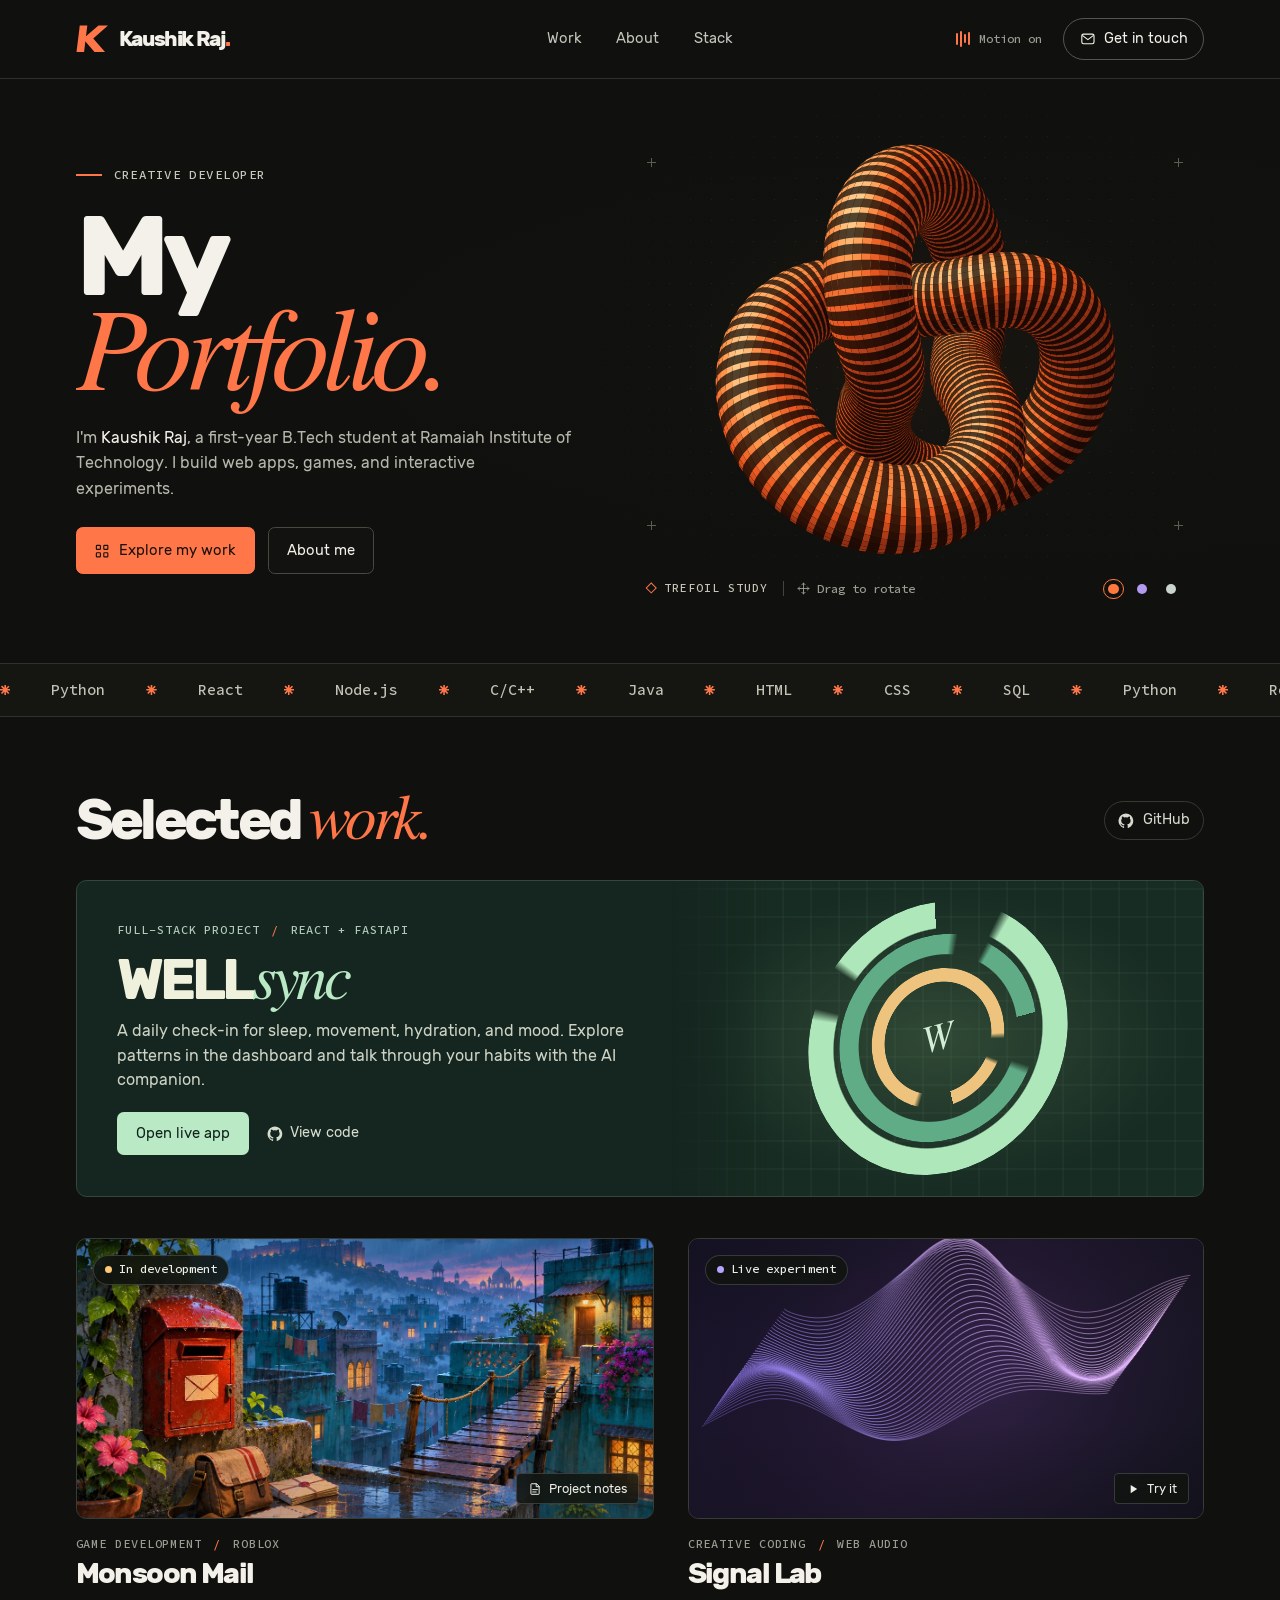
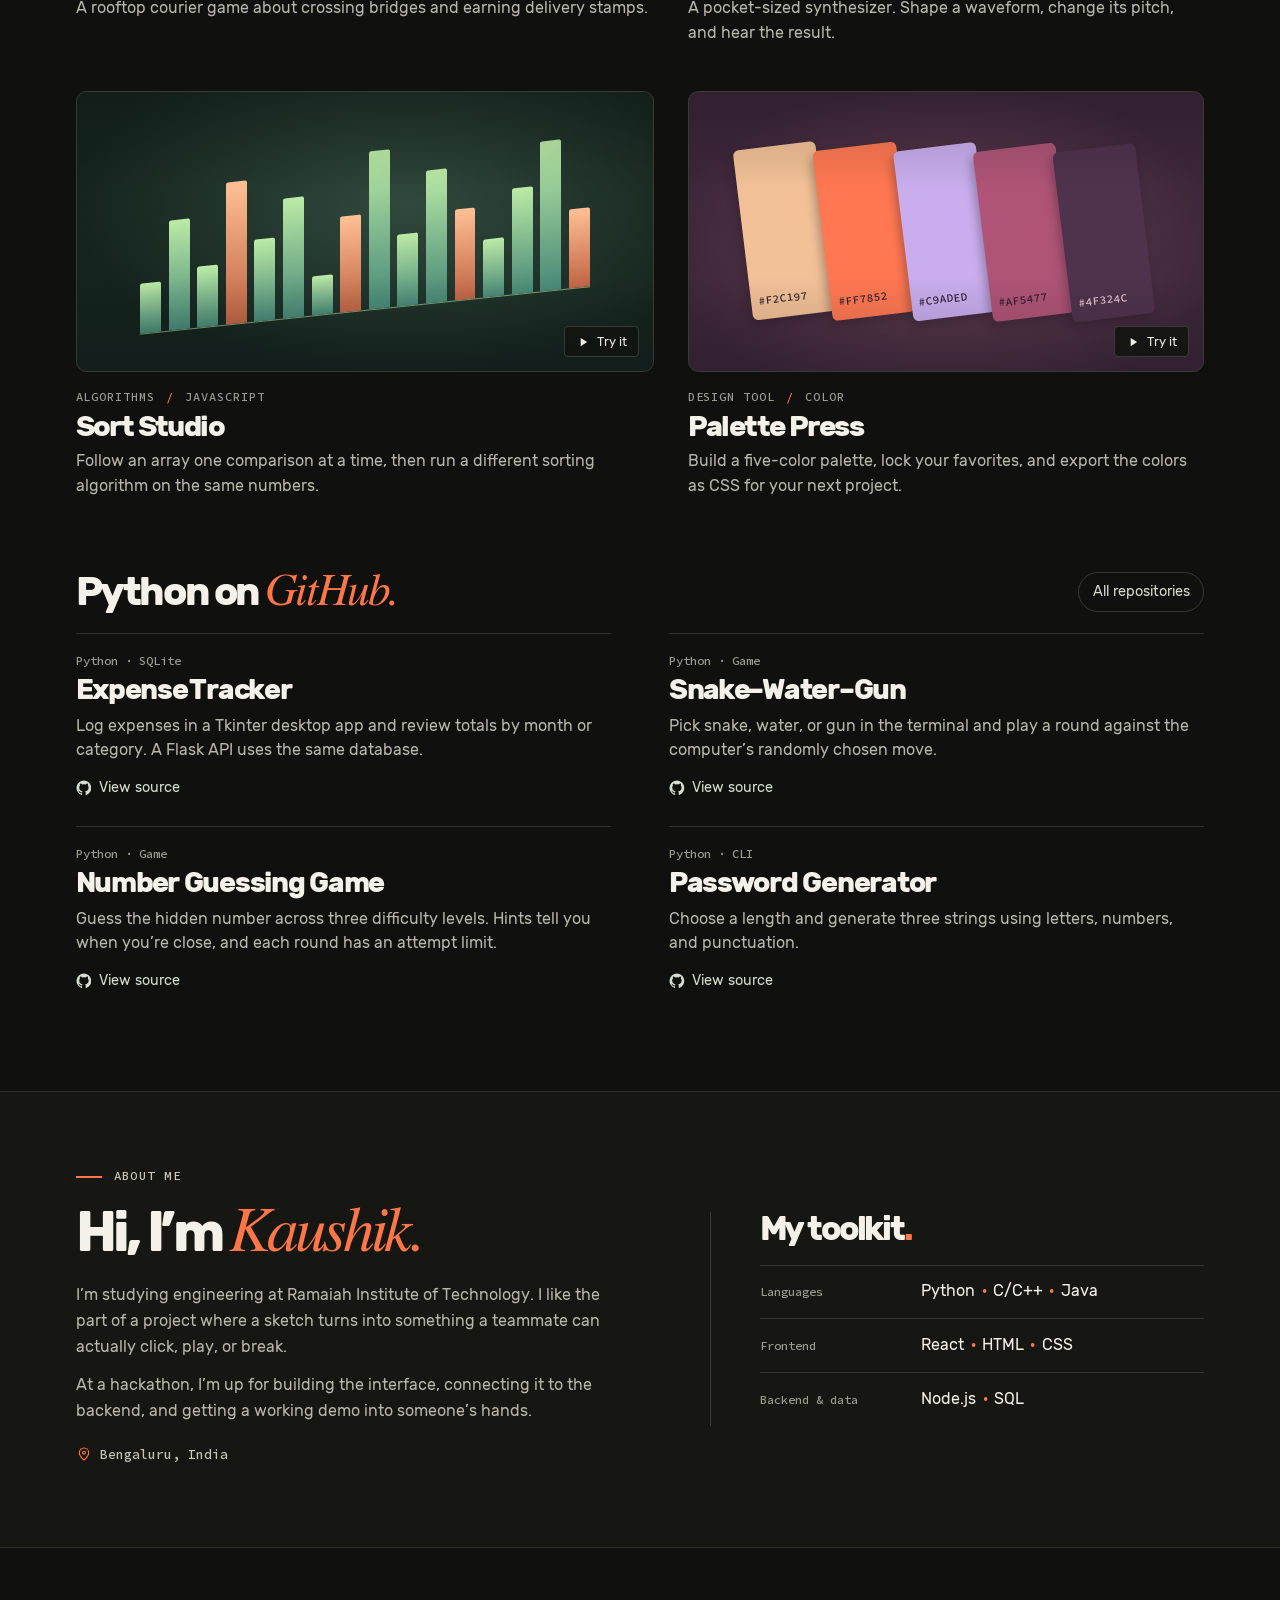
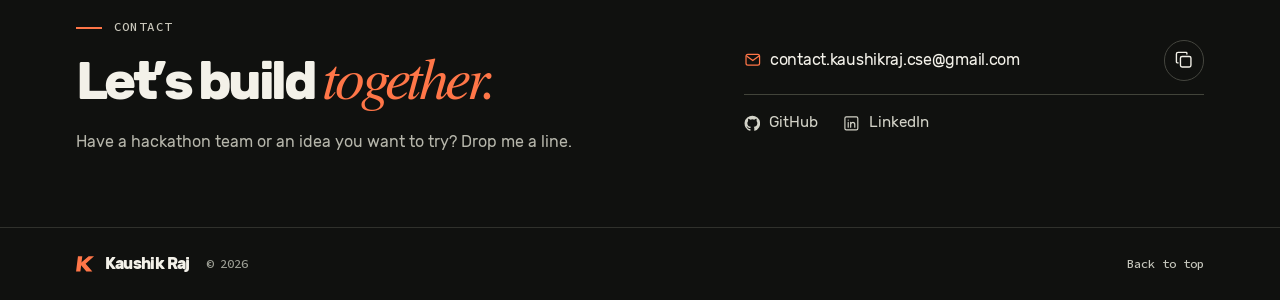
<file: index.html>
<!doctype html>
<html lang="en">
<head>
  <meta charset="utf-8">
  <meta name="viewport" content="width=device-width,initial-scale=1">
  <meta name="theme-color" content="#10110f">
  <meta name="description" content="Kaushik Raj’s developer portfolio. Explore an original rooftop courier game, interactive browser experiments, and the tools I build with.">
  <meta property="og:type" content="website">
  <meta property="og:title" content="Kaushik Raj — Portfolio">
  <meta property="og:description" content="Web apps, games, and interactive experiments by Kaushik Raj.">
  <meta property="og:image" content="assets/portfolio-cover.jpg">
  <meta name="twitter:card" content="summary_large_image">
  <title>Kaushik Raj — Portfolio</title>
  <link rel="icon" href="assets/mark.png" type="image/png">
  <link rel="preload" href="assets/rubik-bold.ttf" as="font" type="font/ttf" crossorigin>
  <link rel="preload" href="assets/stix-italic.ttf" as="font" type="font/ttf" crossorigin>
  <link rel="stylesheet" href="style.css">
  <link rel="stylesheet" href="work.css">
  <script defer src="form.js"></script>
  <script defer src="signal.js"></script>
  <script defer src="app.js"></script>
</head>
<body id="top">
<a class="skip" href="#main">Skip to content</a>
<svg class="icon-bank" xmlns="http://www.w3.org/2000/svg" aria-hidden="true">
  <symbol id="i-work" viewBox="0 0 24 24"><rect x="3.5" y="3.5" width="6" height="6" rx="1"/><rect x="14.5" y="3.5" width="6" height="6" rx="1"/><rect x="3.5" y="14.5" width="6" height="6" rx="1"/><rect x="14.5" y="14.5" width="6" height="6" rx="1"/></symbol>
  <symbol id="i-mail" viewBox="0 0 24 24"><rect x="2.75" y="4.75" width="18.5" height="14.5" rx="2.6"/><path d="m4 7 8 6 8-6"/></symbol>
  <symbol id="i-drag" viewBox="0 0 24 24"><path d="M12 2v20M2 12h20m-13-7 3-3 3 3m-6 14 3 3 3-3M5 9l-3 3 3 3m14-6 3 3-3 3"/></symbol>
  <symbol id="i-github" viewBox="0 0 24 24"><path fill="currentColor" stroke="none" d="M12 .9a11.2 11.2 0 0 0-3.54 21.83c.56.1.77-.24.77-.54l-.02-2.08c-3.12.68-3.78-1.33-3.78-1.33-.51-1.3-1.25-1.65-1.25-1.65-1.02-.7.08-.68.08-.68 1.13.08 1.72 1.16 1.72 1.16 1 1.72 2.63 1.22 3.27.93.1-.72.4-1.22.71-1.5-2.5-.29-5.12-1.25-5.12-5.55 0-1.23.44-2.23 1.16-3.02-.12-.28-.5-1.43.1-2.98 0 0 .94-.3 3.08 1.15a10.7 10.7 0 0 1 5.6 0c2.14-1.45 3.08-1.15 3.08-1.15.6 1.55.22 2.7.1 2.98.72.8 1.16 1.79 1.16 3.02 0 4.31-2.63 5.25-5.13 5.54.4.35.76 1.03.76 2.07l-.01 3.08c0 .3.2.65.77.54A11.2 11.2 0 0 0 12 .9Z"/></symbol>
  <symbol id="i-linkedin" viewBox="0 0 24 24"><rect x="2.75" y="2.75" width="18.5" height="18.5" rx="2"/><path d="M7.5 10.7v6.8M11 17.5v-6.8m0 3c.5-4.1 5.9-4.1 5.9 0v3.8"/><circle cx="7.5" cy="7.35" r=".9" fill="currentColor" stroke="none"/></symbol>
  <symbol id="i-copy" viewBox="0 0 24 24"><rect x="8" y="8" width="13" height="13" rx="2"/><path d="M16 5V4a1 1 0 0 0-1-1H5a2 2 0 0 0-2 2v10a1 1 0 0 0 1 1h1"/></symbol>
  <symbol id="i-pin" viewBox="0 0 24 24"><path d="M19 10c0 5-7 11-7 11S5 15 5 10a7 7 0 1 1 14 0Z"/><circle cx="12" cy="10" r="2.2"/></symbol>
  <symbol id="i-close" viewBox="0 0 24 24"><path d="m6 6 12 12M18 6 6 18"/></symbol>
  <symbol id="i-play" viewBox="0 0 24 24"><path d="m8 5 11 7-11 7Z" fill="currentColor" stroke="none"/></symbol>
  <symbol id="i-file" viewBox="0 0 24 24"><path d="M14 3H6a1 1 0 0 0-1 1v16a1 1 0 0 0 1 1h12a1 1 0 0 0 1-1V8Zm0 0v5h5M8 13h8m-8 4h6"/></symbol>
  <symbol id="i-menu" viewBox="0 0 24 24"><path d="M3 8h18M3 16h18"/></symbol>
</svg>
<header class="site-header">
  <div class="frame header-inner">
    <a href="#top" class="brand" aria-label="Kaushik Raj, home"><span class="brand-mark" aria-hidden="true"></span><span>Kaushik Raj<span class="ink-dot">.</span></span></a>
    <nav id="main-nav" class="main-nav" aria-label="Main navigation">
      <a href="#work">Work</a><a href="#about">About</a><a href="#stack">Stack</a><a class="nav-contact" href="#contact">Contact</a>
    </nav>
    <div class="header-actions">
      <button class="motion-toggle" id="motion-toggle" type="button" aria-pressed="true" aria-label="Pause animations" title="Pause animations">
        <span class="bars" aria-hidden="true"><i></i><i></i><i></i><i></i></span><span id="motion-text">Motion on</span>
      </button>
      <a class="contact-link" href="#contact"><svg class="icon"><use href="#i-mail"/></svg>Get in touch</a>
      <button class="menu-toggle icon-button" id="menu-toggle" type="button" aria-label="Open navigation" aria-expanded="false" aria-controls="main-nav"><svg class="icon"><use href="#i-menu"/></svg></button>
    </div>
  </div>
</header>
<main id="main">
  <section class="hero" aria-labelledby="hero-title">
    <div class="frame hero-inner">
      <div class="hero-copy">
        <p class="eyebrow enter" style="--delay:0ms"><span class="accent-rule"></span>Creative developer</p>
        <h1 id="hero-title" aria-label="My Portfolio."><span class="title-line"><span>My</span></span><span class="title-line italic-line"><em>Portfolio.</em></span></h1>
        <p class="intro enter" style="--delay:130ms">I'm <strong>Kaushik Raj</strong>, a first-year B.Tech student at Ramaiah Institute of Technology. I build web apps, games, and interactive experiments.</p>
        <div class="hero-actions enter" style="--delay:180ms">
          <a class="button primary" href="#work"><svg class="icon"><use href="#i-work"/></svg>Explore my work</a>
          <a class="button subtle" href="#about">About me</a>
        </div>
      </div>
      <figure class="stage" id="stage">
        <div class="stage-plot" aria-hidden="true"></div>
        <div class="stage-corners" aria-hidden="true"><i></i><i></i><i></i><i></i></div>
        <div class="object-space" id="object-space">
          <img class="object-still" src="assets/trefoil.webp" alt="A three-dimensional knot sculpted from fine copper ribs" width="900" height="690" fetchpriority="high">
          <canvas id="sculpture" tabindex="0" aria-label="Interactive trefoil sculpture. Drag to rotate, or use the arrow keys. Press Home to reset the view."></canvas>
        </div>
        <figcaption class="object-caption">
          <span class="object-label"><i aria-hidden="true"></i>Trefoil study</span>
          <span class="drag-hint"><svg class="icon"><use href="#i-drag"/></svg><span>Drag to rotate</span></span>
          <span class="materials" role="group" aria-label="Sculpture material">
            <button type="button" class="swatch" data-material="copper" aria-label="Copper material" title="Copper" aria-pressed="true" style="--swatch:#ff793f"></button>
            <button type="button" class="swatch" data-material="iris" aria-label="Iris material" title="Iris" aria-pressed="false" style="--swatch:#b39af1"></button>
            <button type="button" class="swatch" data-material="silver" aria-label="Silver material" title="Silver" aria-pressed="false" style="--swatch:#c9d4cc"></button>
          </span>
        </figcaption>
      </figure>
    </div>
  </section>
  <div class="ticker" aria-label="Technologies">
    <div class="ticker-track"><div class="ticker-group"><span>Python</span><span>React</span><span>Node.js</span><span>C/C++</span><span>Java</span><span>HTML</span><span>CSS</span><span>SQL</span></div></div>
  </div>
  <section id="work" class="frame section work" aria-labelledby="work-title">
    <div class="section-heading reveal"><h2 id="work-title">Selected <em>work.</em></h2><a class="text-link" href="https://github.com/Kaushik-Raj10" target="_blank" rel="noopener noreferrer"><svg class="icon"><use href="#i-github"/></svg>GitHub</a></div>
    <article class="well-feature reveal" aria-labelledby="well-name">
      <div class="well-copy">
        <p class="category">Full-stack project <span>/</span> React + FastAPI</p>
        <h3 id="well-name">WELL<em>sync</em></h3>
        <p>A daily check-in for sleep, movement, hydration, and mood. Explore patterns in the dashboard and talk through your habits with the AI companion.</p>
        <div class="feature-actions">
          <a class="button well-primary" href="https://wellsync-eight.vercel.app/" target="_blank" rel="noopener noreferrer">Open live app</a>
          <a class="feature-code" href="https://github.com/Kaushik-Raj10/WELLSYNC" target="_blank" rel="noopener noreferrer"><svg class="icon" aria-hidden="true"><use href="#i-github"/></svg>View code</a>
        </div>
      </div>
      <div class="well-art" aria-hidden="true"><div class="well-field"><i></i><i></i><i></i><span>W</span></div></div>
    </article>
    <div class="projects">
      <article class="project reveal">
        <button type="button" class="poster mail-poster" data-open="mail-dialog" aria-label="View Monsoon Mail project details">
          <img src="assets/monsoon-mail.webp" alt="Concept artwork of a red letterbox on a rain-soaked rooftop" width="1200" height="800" loading="lazy">
          <span class="poster-label"><i class="status-dot"></i>In development</span>
          <span class="poster-action"><svg class="icon"><use href="#i-file"/></svg>Project notes</span>
        </button>
        <p class="category">GAME DEVELOPMENT <span>/</span> ROBLOX</p>
        <h3><button class="project-title" type="button" data-open="mail-dialog">Monsoon Mail</button></h3>
        <p class="project-description">A rooftop courier game about crossing bridges and earning delivery stamps.</p>
      </article>
      <article class="project reveal" style="--delay:75ms">
        <button type="button" class="poster signal-poster" data-open="signal-dialog" aria-label="Open the interactive Signal Lab">
          <canvas class="signal-art" aria-hidden="true" id="signal-preview"></canvas>
          <span class="poster-label"><i class="live-dot"></i>Live experiment</span>
          <span class="poster-action"><svg class="icon"><use href="#i-play"/></svg>Try it</span>
        </button>
        <p class="category">CREATIVE CODING <span>/</span> WEB AUDIO</p>
        <h3><button class="project-title" type="button" data-open="signal-dialog">Signal Lab</button></h3>
        <p class="project-description">A pocket-sized synthesizer. Shape a waveform, change its pitch, and hear the result.</p>
      </article>
      <article class="project reveal">
        <a class="poster sort-studio-cover" href="projects/sort-studio/index.html" aria-label="Open Sort Studio">
          <div class="bar-cover-art" aria-hidden="true"><i style="--height:32%;--order:0"></i><i style="--height:70%;--order:1"></i><i style="--height:39%;--order:2"></i><i style="--height:90%;--order:3"></i><i style="--height:52%;--order:4"></i><i style="--height:76%;--order:5"></i><i style="--height:25%;--order:6"></i><i style="--height:61%;--order:7"></i><i style="--height:100%;--order:8"></i><i style="--height:46%;--order:9"></i><i style="--height:84%;--order:10"></i><i style="--height:58%;--order:11"></i><i style="--height:37%;--order:12"></i><i style="--height:67%;--order:13"></i><i style="--height:95%;--order:14"></i><i style="--height:50%;--order:15"></i></div>
          <span class="poster-action"><svg class="icon" aria-hidden="true"><use href="#i-play"/></svg>Try it</span>
        </a>
        <p class="category">Algorithms <span>/</span> JavaScript</p>
        <h3><a class="project-title" href="projects/sort-studio/index.html">Sort Studio</a></h3>
        <p class="project-description">Follow an array one comparison at a time, then run a different sorting algorithm on the same numbers.</p>
      </article>
      <article class="project reveal">
        <a class="poster palette-press-cover" href="projects/palette-press/index.html" aria-label="Open Palette Press">
          <div class="palette-cover-art" aria-hidden="true"><i style="--chip:#F2C197;--order:0"><span>#F2C197</span></i><i style="--chip:#FF7852;--order:1"><span>#FF7852</span></i><i style="--chip:#C9ADED;--order:2"><span>#C9ADED</span></i><i style="--chip:#AF5477;--order:3"><span>#AF5477</span></i><i style="--chip:#4F324C;--order:4"><span>#4F324C</span></i></div>
          <span class="poster-action"><svg class="icon" aria-hidden="true"><use href="#i-play"/></svg>Try it</span>
        </a>
        <p class="category">Design tool <span>/</span> Color</p>
        <h3><a class="project-title" href="projects/palette-press/index.html">Palette Press</a></h3>
        <p class="project-description">Build a five-color palette, lock your favorites, and export the colors as CSS for your next project.</p>
      </article>
    </div>
    <section class="repo-shelf" aria-labelledby="repo-title" id="github-projects">
      <div class="repo-heading reveal">
        <h3 id="repo-title">Python on <em>GitHub.</em></h3>
        <a class="text-link" href="https://github.com/Kaushik-Raj10?tab=repositories" target="_blank" rel="noopener noreferrer">All repositories</a>
      </div>
      <div class="repo-list">
        <article class="repo-item reveal">
          <p class="repo-tech">Python · SQLite</p><h4><a href="https://github.com/Kaushik-Raj10/Expense-tracker" target="_blank" rel="noopener noreferrer">Expense Tracker</a></h4>
          <p>Log expenses in a Tkinter desktop app and review totals by month or category. A Flask API uses the same database.</p>
          <a class="repo-source" href="https://github.com/Kaushik-Raj10/Expense-tracker" target="_blank" rel="noopener noreferrer" aria-label="View Expense Tracker source on GitHub"><svg class="icon" aria-hidden="true"><use href="#i-github"/></svg>View source</a>
        </article>
        <article class="repo-item reveal">
          <p class="repo-tech">Python · Game</p><h4><a href="https://github.com/Kaushik-Raj10/Snake-Game" target="_blank" rel="noopener noreferrer">Snake–Water–Gun</a></h4>
          <p>Pick snake, water, or gun in the terminal and play a round against the computer’s randomly chosen move.</p>
          <a class="repo-source" href="https://github.com/Kaushik-Raj10/Snake-Game" target="_blank" rel="noopener noreferrer" aria-label="View Snake–Water–Gun source on GitHub"><svg class="icon" aria-hidden="true"><use href="#i-github"/></svg>View source</a>
        </article>
        <article class="repo-item reveal">
          <p class="repo-tech">Python · Game</p><h4><a href="https://github.com/Kaushik-Raj10/Number-Guessing-Game" target="_blank" rel="noopener noreferrer">Number Guessing Game</a></h4>
          <p>Guess the hidden number across three difficulty levels. Hints tell you when you’re close, and each round has an attempt limit.</p>
          <a class="repo-source" href="https://github.com/Kaushik-Raj10/Number-Guessing-Game" target="_blank" rel="noopener noreferrer" aria-label="View Number Guessing Game source on GitHub"><svg class="icon" aria-hidden="true"><use href="#i-github"/></svg>View source</a>
        </article>
        <article class="repo-item reveal">
          <p class="repo-tech">Python · CLI</p><h4><a href="https://github.com/Kaushik-Raj10/Password-Generator" target="_blank" rel="noopener noreferrer">Password Generator</a></h4>
          <p>Choose a length and generate three strings using letters, numbers, and punctuation.</p>
          <a class="repo-source" href="https://github.com/Kaushik-Raj10/Password-Generator" target="_blank" rel="noopener noreferrer" aria-label="View Password Generator source on GitHub"><svg class="icon" aria-hidden="true"><use href="#i-github"/></svg>View source</a>
        </article>
      </div>
    </section>
  </section>
  <section class="about-section" aria-labelledby="about-title">
    <div class="frame about-grid">
      <div class="bio reveal" id="about">
        <p class="eyebrow"><span class="accent-rule"></span>About me</p>
        <h2 id="about-title">Hi, I’m <em>Kaushik.</em></h2>
        <p>I’m studying engineering at Ramaiah Institute of Technology. I like the part of a project where a sketch turns into something a teammate can actually click, play, or break.</p>
        <p>At a hackathon, I’m up for building the interface, connecting it to the backend, and getting a working demo into someone’s hands.</p>
        <p class="location"><svg class="icon"><use href="#i-pin"/></svg>Bengaluru, India</p>
      </div>
      <div class="stack reveal" id="stack" style="--delay:80ms">
        <h3>My toolkit<span class="ink-dot">.</span></h3>
        <dl><div><dt>Languages</dt><dd>Python <b>·</b> C/C++ <b>·</b> Java</dd></div><div><dt>Frontend</dt><dd>React <b>·</b> HTML <b>·</b> CSS</dd></div><div><dt>Backend &amp; data</dt><dd>Node.js <b>·</b> SQL</dd></div></dl>
      </div>
    </div>
  </section>
  <section id="contact" class="frame section contact" aria-labelledby="contact-title">
    <div class="contact-copy reveal">
      <p class="eyebrow"><span class="accent-rule"></span>Contact</p>
      <h2 id="contact-title">Let’s build <em>together.</em></h2>
      <p>Have a hackathon team or an idea you want to try? Drop me a line.</p>
    </div>
    <div class="contact-methods reveal" style="--delay:70ms">
      <div class="email-row"><a href="mailto:contact.kaushikraj.cse@gmail.com" class="email-link"><svg class="icon"><use href="#i-mail"/></svg><span>contact.kaushikraj.cse@gmail.com</span></a><button class="icon-button copy-button" id="copy-email" type="button" aria-label="Copy email address" title="Copy email address"><svg class="icon"><use href="#i-copy"/></svg></button></div>
      <div class="social-row"><a href="https://github.com/Kaushik-Raj10" target="_blank" rel="noopener noreferrer"><svg class="icon"><use href="#i-github"/></svg>GitHub</a><a href="https://www.linkedin.com/in/kaushik-raj-99652a438/" target="_blank" rel="noopener noreferrer"><svg class="icon"><use href="#i-linkedin"/></svg>LinkedIn</a></div>
      <p id="copy-status" role="status" class="copy-status"></p>
    </div>
  </section>
</main>
<footer class="site-footer"><div class="frame footer-inner"><a href="#top" class="footer-brand"><span class="brand-mark" aria-hidden="true"></span>Kaushik Raj</a><span>© 2026</span><a class="top-link" href="#top">Back to top</a></div></footer>
<dialog id="mail-dialog" class="project-dialog" aria-labelledby="mail-title">
  <button class="icon-button dialog-close" type="button" data-close aria-label="Close project"><svg class="icon"><use href="#i-close"/></svg></button>
  <div class="detail-cover"><img src="assets/monsoon-mail.webp" alt="Monsoon Mail rooftop concept artwork" width="900" height="450" loading="lazy"><span class="poster-label">Concept art</span></div>
  <div class="detail-body">
    <p class="category">ROBLOX <span>/</span> IN DEVELOPMENT</p><h2 id="mail-title">Monsoon <em>Mail.</em></h2>
    <p>Monsoon Mail is a Roblox game I’m building around a rooftop delivery route. The first stretch connects two rooftops with a bridge and gives the player a stamp for finishing a delivery.</p>
    <h3>Inside the prototype</h3>
    <ul class="milestones"><li>A traversable roof-to-roof route</li><li>A delivery prompt players can interact with</li><li>A stamp to mark a completed delivery</li></ul>
    <button type="button" class="button subtle" data-close>Back to work</button>
  </div>
</dialog>
<dialog id="signal-dialog" class="project-dialog" aria-labelledby="signal-title">
  <button class="icon-button dialog-close" type="button" data-close aria-label="Close experiment"><svg class="icon"><use href="#i-close"/></svg></button>
  <div class="lab-display"><canvas id="signal-screen" class="signal-art" aria-label="Visualization of the selected waveform"></canvas><span class="lab-readout" id="lab-readout">SINE / 220 HZ</span></div>
  <div class="detail-body lab-body">
    <p class="category">INTERACTIVE EXPERIMENT <span>/</span> WEB AUDIO</p><h2 id="signal-title">Signal <em>Lab.</em></h2>
    <p>Pick a wave, change its pitch, and switch on the sound to hear what you’ve made.</p>
    <fieldset class="wave-controls"><legend>Waveform</legend><div class="wave-options"><button type="button" data-wave="sine" aria-pressed="true">Sine</button><button type="button" data-wave="triangle" aria-pressed="false">Triangle</button><button type="button" data-wave="square" aria-pressed="false">Square</button></div></fieldset>
    <label class="pitch-label" for="pitch">Pitch <output id="pitch-value" for="pitch">220 Hz</output></label>
    <input type="range" id="pitch" min="110" max="660" value="220" step="1">
    <button id="sound-toggle" type="button" class="button primary" aria-pressed="false"><svg class="icon"><use href="#i-play"/></svg><span>Play sound</span></button><p id="audio-status" role="status"></p>
  </div>
</dialog>
</body>
</html>
</file>
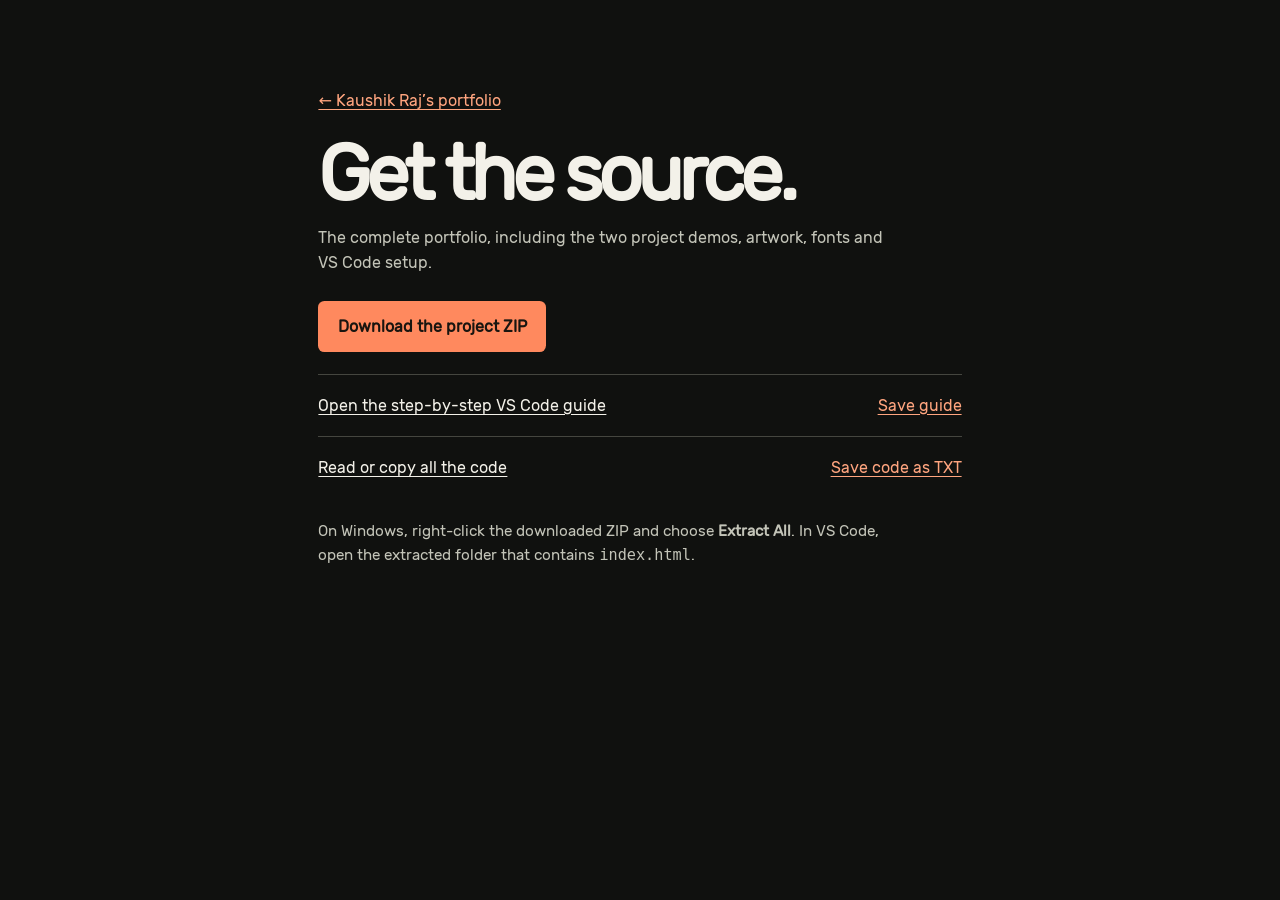
<file: downloads/index.html>
<!doctype html>
<html lang="en">
<head>
  <meta charset="utf-8">
  <meta name="viewport" content="width=device-width, initial-scale=1">
  <meta name="theme-color" content="#10110f">
  <title>Download the portfolio · Kaushik Raj</title>
  <link rel="icon" href="../assets/mark.png" type="image/png">
  <style>
    @font-face {
      font-family: Rubik;
      src: url("../assets/rubik-regular.ttf") format("truetype");
      font-display: swap;
    }
    :root {
      color-scheme: dark;
      background: #10110f;
      color: #f3f1e9;
      font: 100%/1.6 Rubik, system-ui, sans-serif;
    }
    * { box-sizing: border-box; }
    body { margin: 0; }
    main { max-width: 43rem; margin: auto; padding: clamp(2rem, 7vw, 5.5rem) 1.4rem; }
    a { color: #ffa57f; text-underline-offset: .2em; }
    a:focus-visible { outline: .18rem solid #ffb59a; outline-offset: .3rem; }
    h1 { margin: 1.4rem 0 .5rem; font-size: clamp(2.6rem, 9vw, 4.8rem); line-height: 1; letter-spacing: -.065em; }
    p { max-width: 36rem; margin: .75rem 0; color: #c3c4b8; }
    .button {
      display: inline-block; margin: .8rem 0 1.4rem; padding: .8rem 1.2rem;
      border-radius: .4rem; color: #191510; background: #ff895e;
      text-decoration: none; font-weight: 700;
    }
    .button:hover { background: #ffab89; }
    .resource { display: flex; flex-wrap: wrap; justify-content: space-between; gap: .5rem 1.5rem; padding: 1.1rem 0; border-top: 1px solid #45463f; }
    .resource a:first-child { color: #f3f1e9; }
    .hint { margin-top: 1.3rem; font-size: .95rem; }
    code { overflow-wrap: anywhere; }
  </style>
</head>
<body>
  <main>
    <a href="../index.html">← Kaushik Raj’s portfolio</a>
    <h1>Get the source.</h1>
    <p>The complete portfolio, including the two project demos, artwork, fonts and VS Code setup.</p>
    <a class="button" href="../Kaushik-Raj-Portfolio.zip" download="Kaushik-Raj-Portfolio.zip">Download the project ZIP</a>
    <div class="resource">
      <a href="../BUILD-GUIDE.html">Open the step-by-step VS Code guide</a>
      <a href="../BUILD-GUIDE.html" download="BUILD-GUIDE.html">Save guide</a>
    </div>
    <div class="resource">
      <a href="../Kaushik-Raj-All-Code.txt">Read or copy all the code</a>
      <a href="../Kaushik-Raj-All-Code.txt" download="Kaushik-Raj-All-Code.txt">Save code as TXT</a>
    </div>
    <p class="hint">On Windows, right-click the downloaded ZIP and choose <strong>Extract All</strong>. In VS Code, open the extracted folder that contains <code>index.html</code>.</p>
  </main>
</body>
</html>
</file>
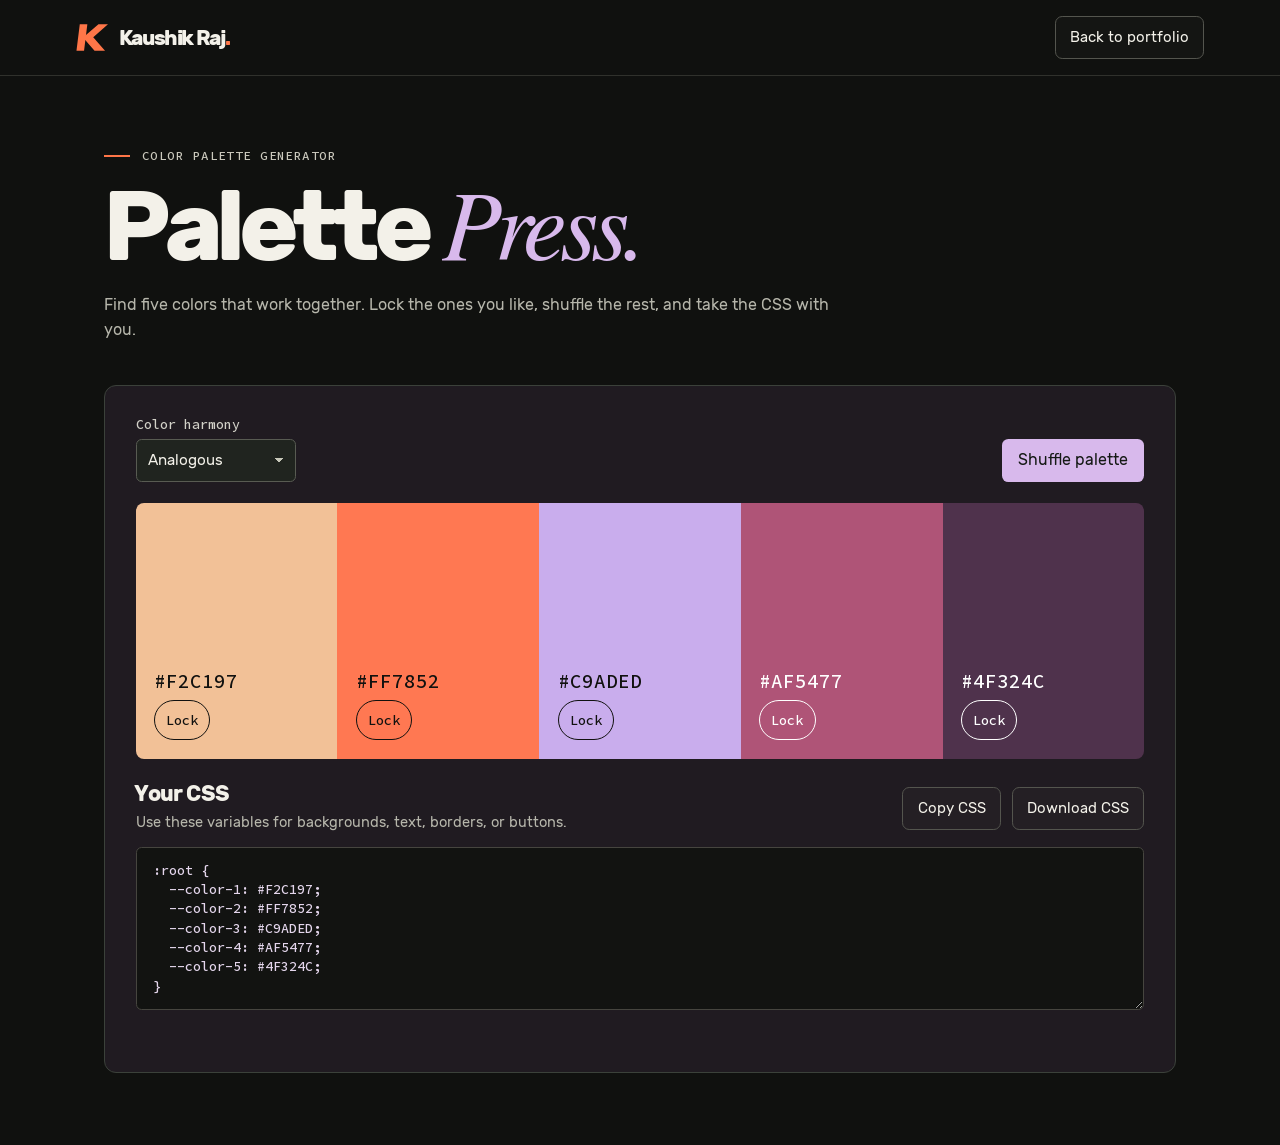
<file: projects/palette-press/index.html>
<!doctype html>
<html lang="en">
<head>
  <meta charset="utf-8">
  <meta name="viewport" content="width=device-width, initial-scale=1">
  <meta name="description" content="Find five colors that work together. Lock the ones you like, shuffle the rest, and take the CSS with you.">
  <title>Palette Press · Kaushik Raj</title>
  <link rel="icon" href="../../assets/mark.png">
  <link rel="stylesheet" href="../../style.css">
  <link rel="stylesheet" href="../tools.css">
  <script defer src="app.js"></script>
</head>
<body class="tool-page palette-tool">
<a class="skip" href="#main">Skip to tool</a>
<header class="site-header"><div class="frame tool-nav">
  <a href="../../index.html" class="brand" aria-label="Kaushik Raj, portfolio home"><span class="brand-mark" aria-hidden="true"></span><span>Kaushik Raj<span class="ink-dot">.</span></span></a>
  <a href="../../index.html#work" class="back-work">Back to portfolio</a>
</div></header>
<main class="frame tool-main" id="main">
  <header class="tool-intro">
    <p class="eyebrow"><span class="accent-rule"></span>Color palette generator</p>
    <h1>Palette <em>Press.</em></h1>
    <p>Find five colors that work together. Lock the ones you like, shuffle the rest, and take the CSS with you.</p>
  </header>
  <section class="tool-panel" aria-label="Palette editor">
    <div class="control-row">
      <label class="control">Color harmony
        <select id="harmony"><option value="analogous">Analogous</option><option value="complementary">Complementary</option><option value="triadic">Triadic</option></select>
      </label>
      <button type="button" id="generate" class="tool-button end-control">Shuffle palette</button>
    </div>
    <div id="swatches" class="palette-board" aria-label="Five editable color swatches"></div>
    <div class="palette-export">
      <div><h2>Your CSS</h2><p>Use these variables for backgrounds, text, borders, or buttons.</p></div>
      <div class="actions"><button type="button" id="copy-css" class="quiet-button">Copy CSS</button><button type="button" id="download-css" class="quiet-button">Download CSS</button></div>
    </div>
    <textarea id="css-output" aria-label="Generated CSS variables" rows="7" readonly spellcheck="false"></textarea>
    <p class="palette-feedback" id="palette-status" role="status"></p>
  </section>
</main>
</body>
</html>
</file>
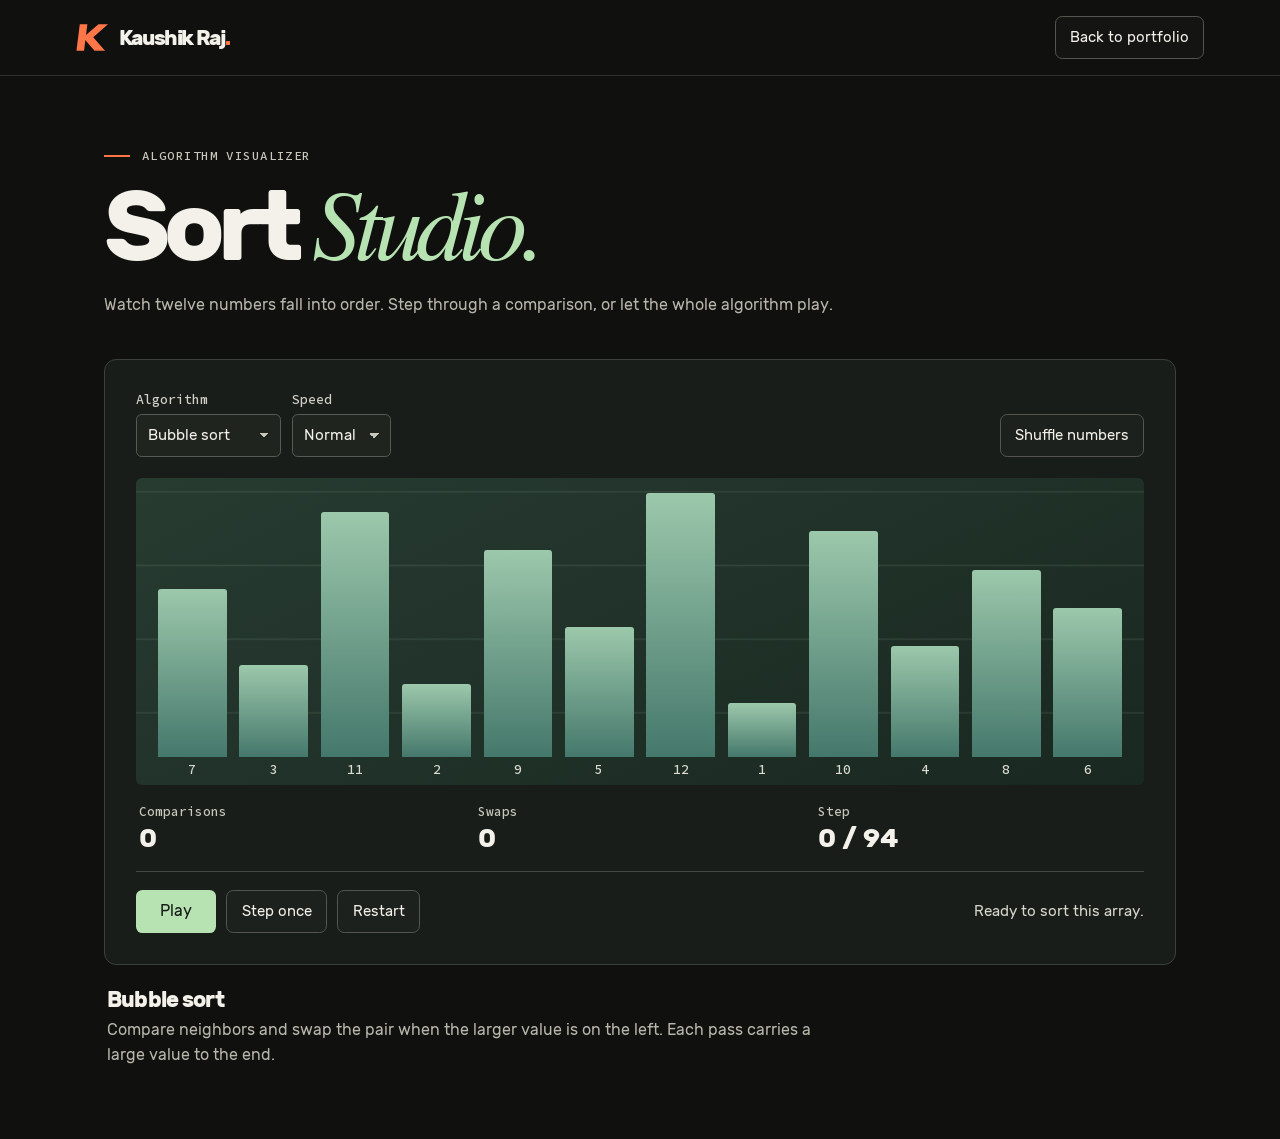
<file: projects/sort-studio/index.html>
<!doctype html>
<html lang="en">
<head>
  <meta charset="utf-8">
  <meta name="viewport" content="width=device-width, initial-scale=1">
  <meta name="description" content="Watch twelve numbers fall into order. Step through a comparison, or let the whole algorithm play.">
  <title>Sort Studio · Kaushik Raj</title>
  <link rel="icon" href="../../assets/mark.png">
  <link rel="stylesheet" href="../../style.css">
  <link rel="stylesheet" href="../tools.css">
  <script defer src="algorithms.js"></script>
  <script defer src="app.js"></script>
</head>
<body class="tool-page sort-tool">
<a class="skip" href="#main">Skip to tool</a>
<header class="site-header"><div class="frame tool-nav">
  <a href="../../index.html" class="brand" aria-label="Kaushik Raj, portfolio home"><span class="brand-mark" aria-hidden="true"></span><span>Kaushik Raj<span class="ink-dot">.</span></span></a>
  <a href="../../index.html#work" class="back-work">Back to portfolio</a>
</div></header>
<main class="frame tool-main" id="main">
  <header class="tool-intro">
    <p class="eyebrow"><span class="accent-rule"></span>Algorithm visualizer</p>
    <h1>Sort <em>Studio.</em></h1>
    <p>Watch twelve numbers fall into order. Step through a comparison, or let the whole algorithm play.</p>
  </header>
  <section class="tool-panel" aria-label="Sorting controls and visualization">
    <div class="control-row">
      <label class="control">Algorithm
        <select id="algorithm"><option value="bubble">Bubble sort</option><option value="insertion">Insertion sort</option><option value="selection">Selection sort</option></select>
      </label>
      <label class="control">Speed
        <select id="speed"><option value="650">Slow</option><option value="270" selected>Normal</option><option value="85">Fast</option></select>
      </label>
      <button class="quiet-button end-control" id="shuffle" type="button">Shuffle numbers</button>
    </div>
    <div class="sort-plot" id="bars" role="img" aria-label="Twelve values in their starting order"></div>
    <div class="sort-readout">
      <div><span>Comparisons</span><strong id="comparisons">0</strong></div>
      <div><span>Swaps</span><strong id="swaps">0</strong></div>
      <div><span>Step</span><strong id="step-number">0</strong></div>
    </div>
    <div class="playback">
      <div class="actions"><button type="button" class="tool-button" id="play">Play</button>
        <button type="button" class="quiet-button" id="step">Step once</button>
        <button type="button" class="quiet-button" id="restart">Restart</button></div>
      <p id="event-text">Ready to sort.</p>
    </div>
    <p class="visually-hidden" id="sort-announcement" role="status"></p>
  </section>
  <aside class="method-note" aria-labelledby="method-name"><h2 id="method-name">Bubble sort</h2><p id="method-note"></p></aside>
</main>
</body>
</html>
</file>
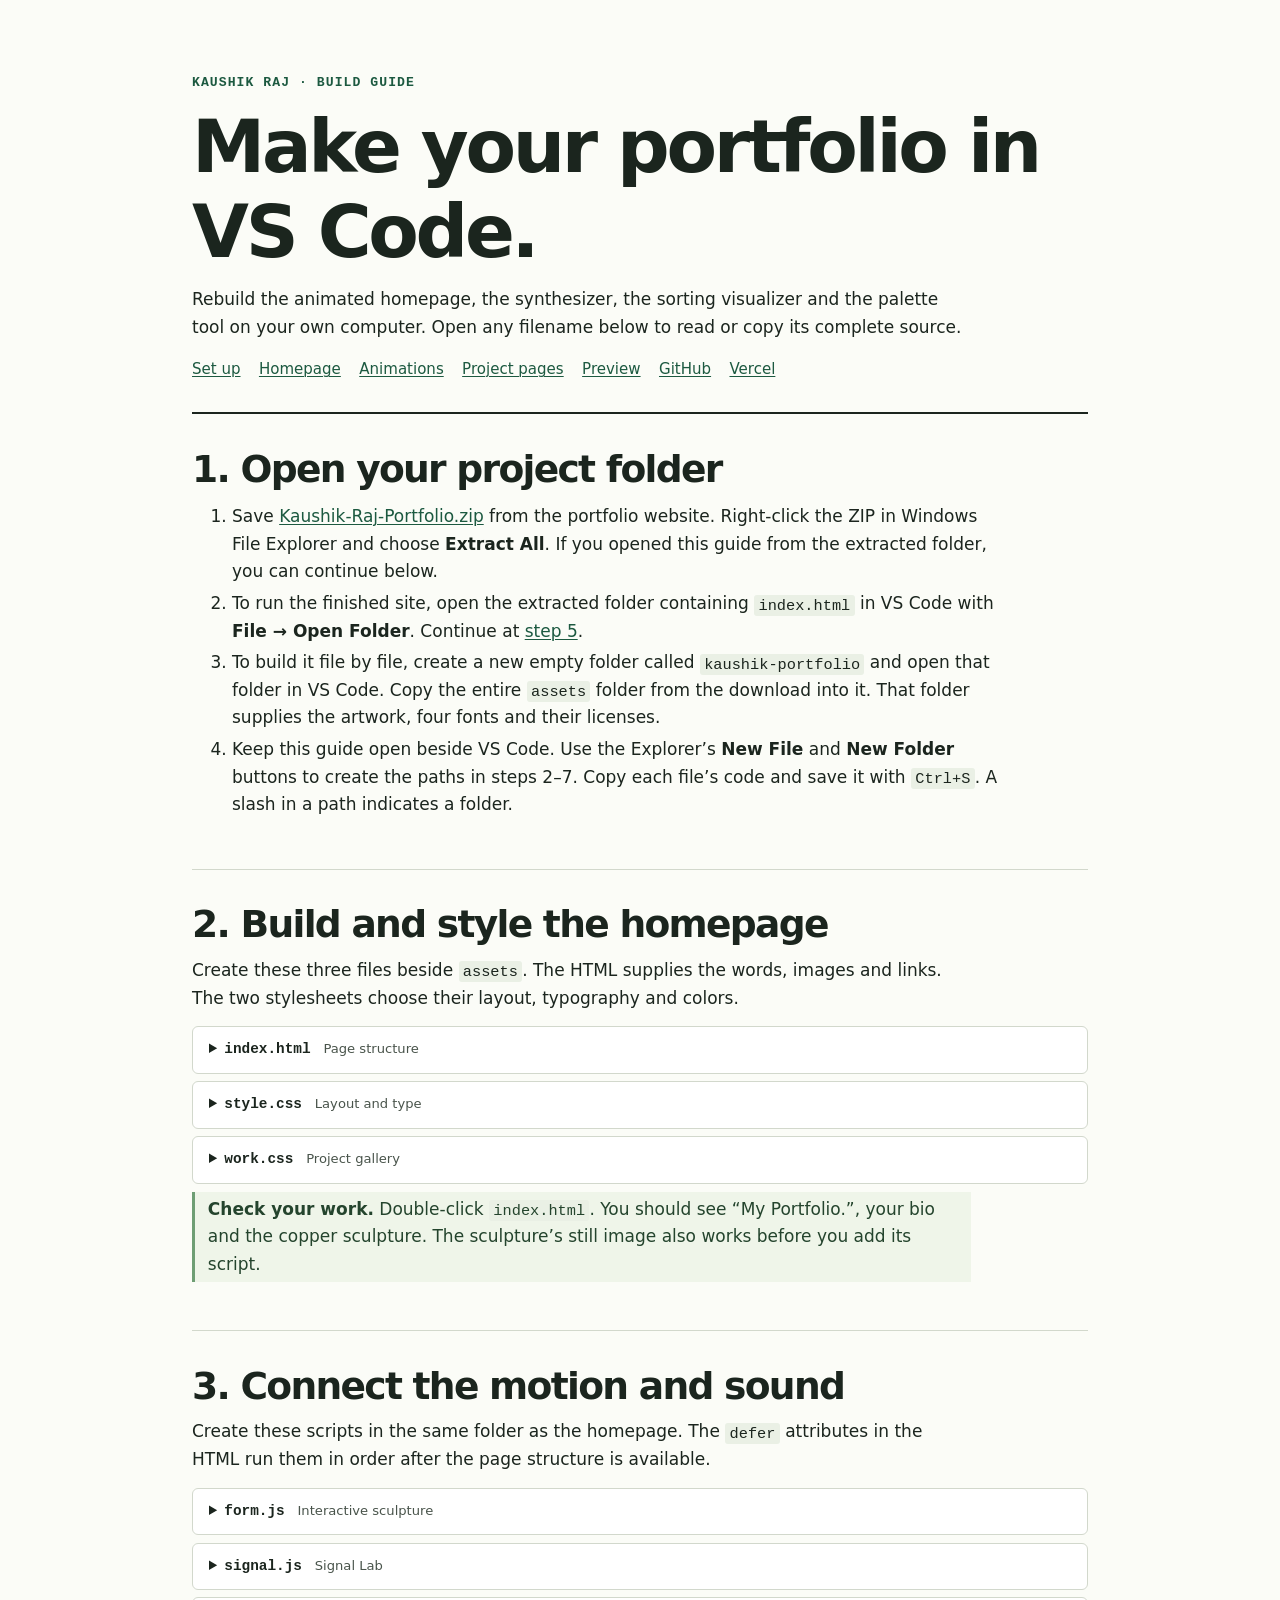
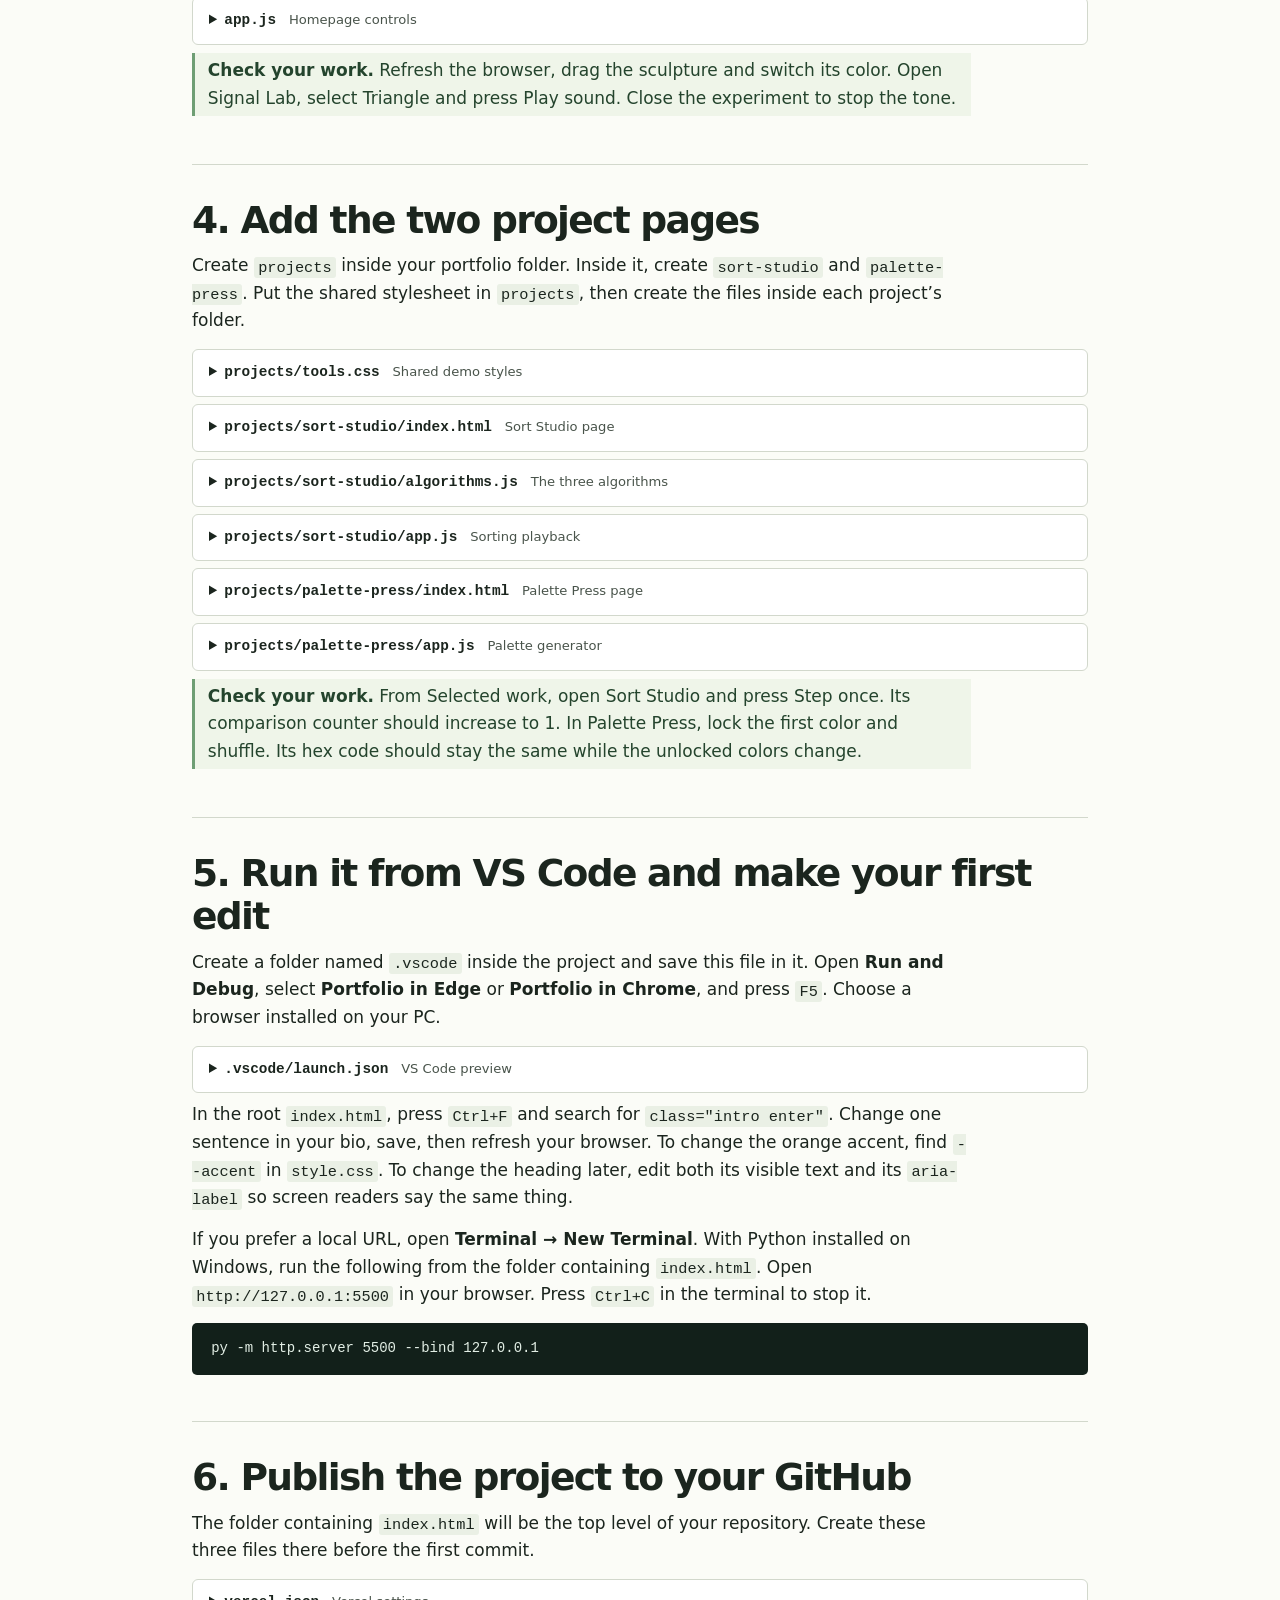
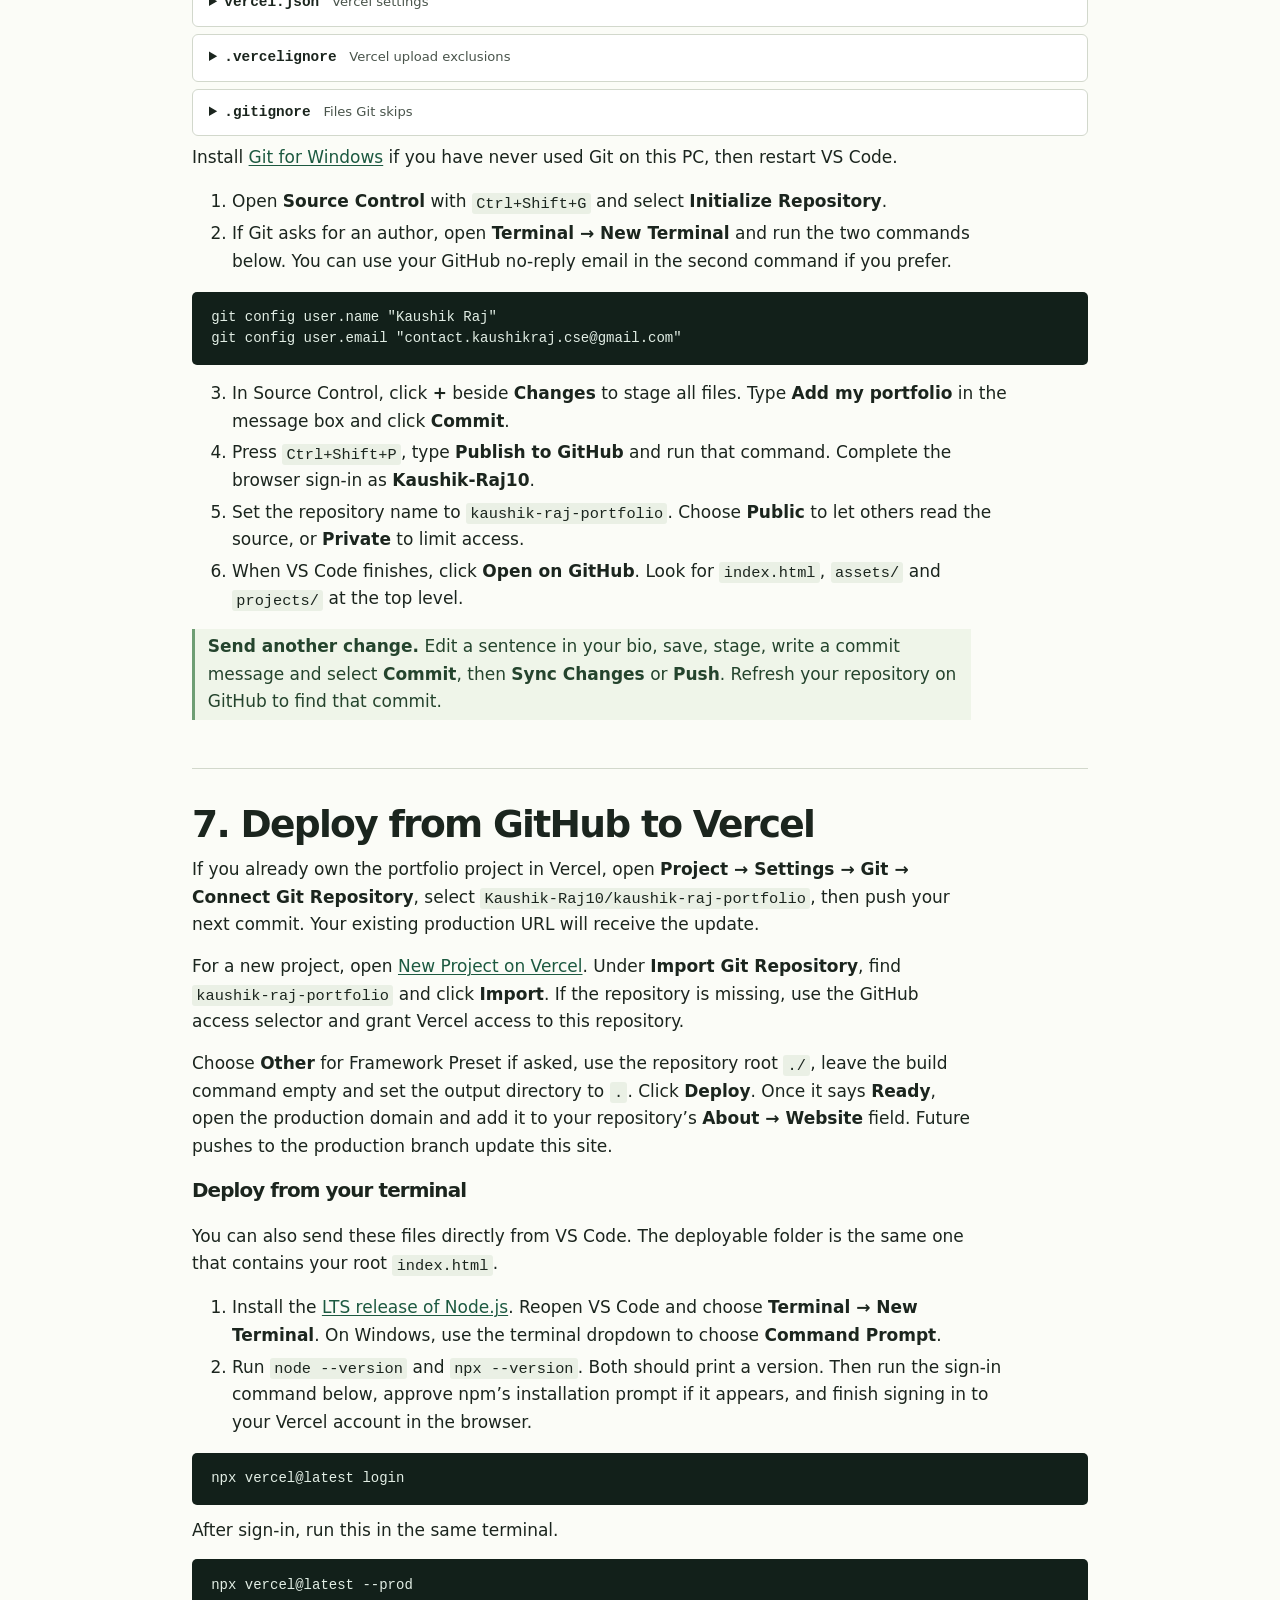
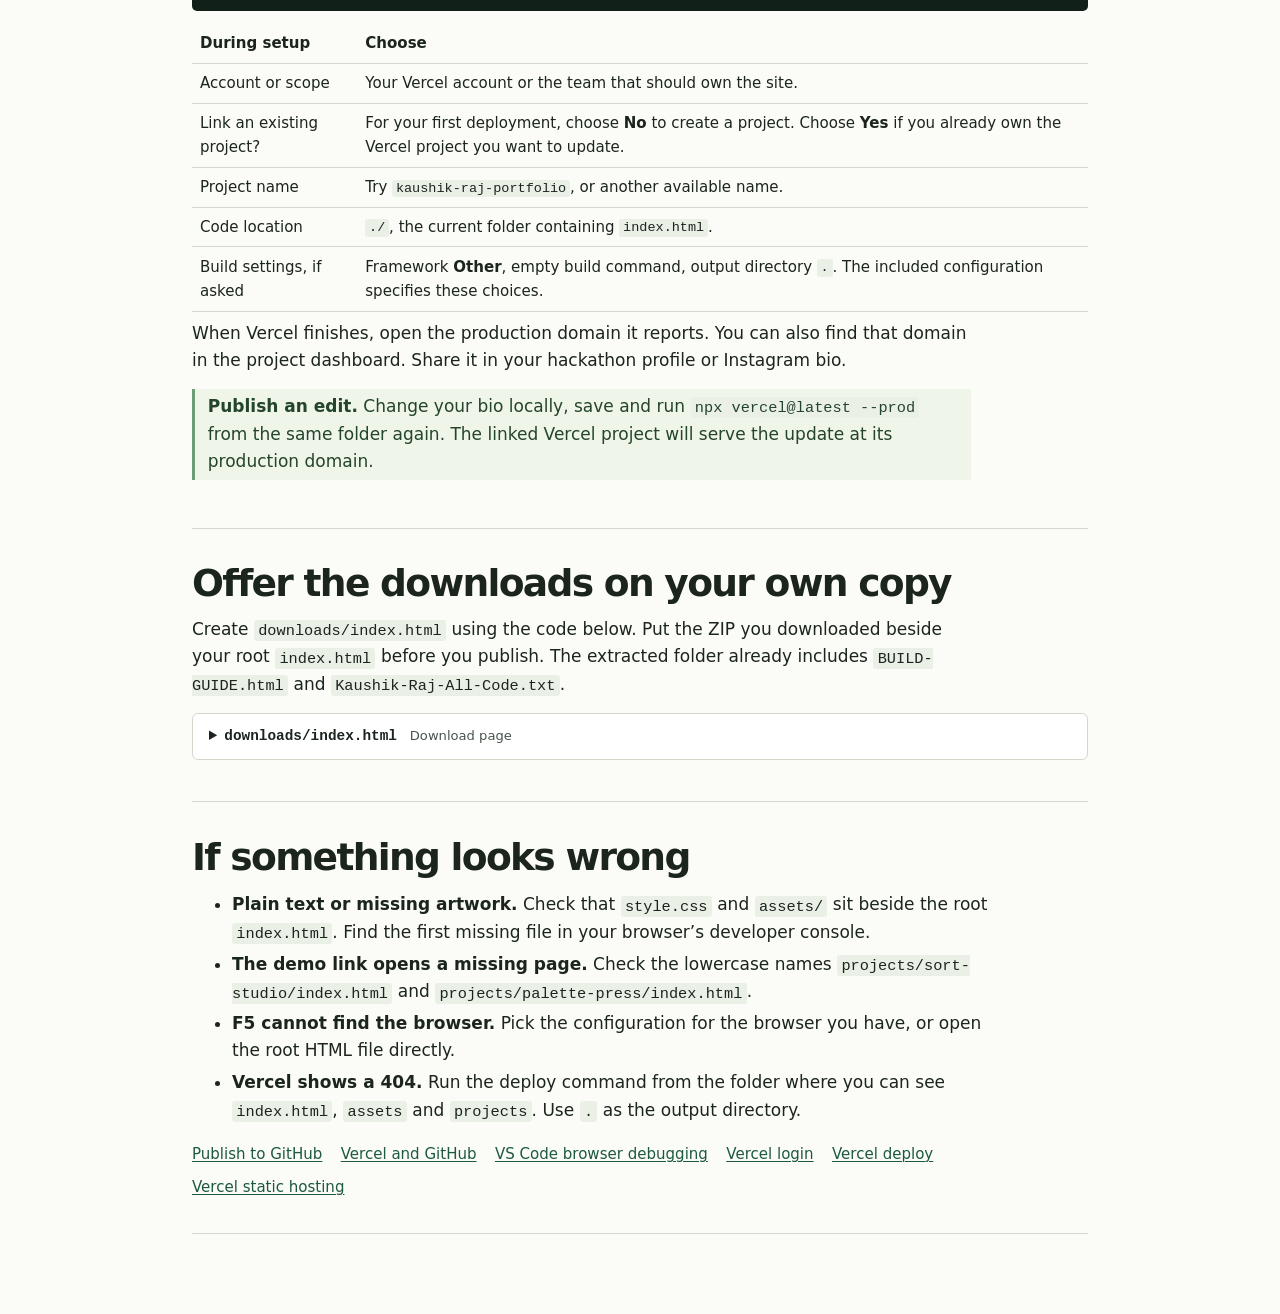
<file: BUILD-GUIDE.html>
<!doctype html>
<html lang="en"><head>
<meta charset="utf-8"><meta name="viewport" content="width=device-width, initial-scale=1">
<title>Build Kaushik’s portfolio in VS Code</title>
<style>
:root{color-scheme:light;--ink:#1b251e;--muted:#49544b;--line:#d2d8cc;--green:#1c5940;--paper:#fbfcf7}
*{box-sizing:border-box}body{margin:0;background:var(--paper);color:var(--ink);font:17px/1.62 system-ui,Arial,sans-serif}
main{width:min(56rem,calc(100% - 2.4rem));margin:auto;padding:2.7rem 0 5rem}
header{padding:1.4rem 0 1.9rem;border-bottom:2px solid var(--ink)}h1,h2,h3{line-height:1.15;letter-spacing:-.045em}
h1{font-size:clamp(2.3rem,6vw,4.6rem);margin:.35rem 0 .75rem;max-width:14em}h2{font-size:clamp(1.55rem,3.3vw,2.35rem);margin:0 0 .65rem}
p,ul,ol{margin:.5rem 0 .9rem}p,li{max-width:72ch}li{padding:.13rem 0}section{border-bottom:1px solid var(--line);padding:2.1rem 0}
header p:first-child{font:bold .82rem/1.3 ui-monospace,monospace;color:var(--green);letter-spacing:.08em;text-transform:uppercase}
a{color:var(--green);text-decoration-thickness:1px;text-underline-offset:.14em}nav{display:flex;flex-wrap:wrap;gap:.5rem 1.15rem;margin-top:1rem;font-size:.94rem}
code,kbd{font:.9em/1.4 ui-monospace,Consolas,monospace;background:#eaf0e5;padding:.1em .28em;border-radius:3px;overflow-wrap:anywhere}
pre{white-space:pre;overflow:auto;max-height:28rem;margin:.8rem 0;background:#12201a;color:#e2eee5;padding:.95rem 1.2rem;border-radius:5px;font:14px/1.55 ui-monospace,Consolas,monospace}
pre code{font:inherit;color:inherit;background:none;padding:0}
.file{border:1px solid var(--line);border-radius:6px;margin:.45rem 0;background:#fff}
summary{padding:.75rem 1rem;cursor:pointer;font:600 .9rem/1.5 ui-monospace,Consolas,monospace;overflow-wrap:anywhere}
summary small{font:400 .82rem system-ui,sans-serif;color:var(--muted);margin-left:.8rem}
.file-inside{padding:0 1rem .55rem}.file-inside p{font-size:.94rem}
button{background:var(--green);color:#fff;border:0;border-radius:4px;padding:.5rem .8rem;cursor:pointer;font:600 .85rem system-ui,sans-serif}
:focus-visible{outline:3px solid #e87e30;outline-offset:3px}.check{border-left:3px solid #6e9e74;padding:.25rem .8rem;color:#24442d;background:#eff5e9}
table{border-collapse:collapse;width:100%;font-size:.94rem}th,td{text-align:left;border-bottom:1px solid var(--line);padding:.45rem .5rem;vertical-align:top}
#feedback{position:fixed;bottom:1rem;right:1rem;background:#193b2d;color:white;border-radius:4px;padding:.45rem .8rem;font-size:.85rem}
#feedback:empty{display:none}
@media(max-width:520px){main{padding-top:1rem}.file summary small{display:block;margin:.1rem 0 0 1rem}pre{font-size:12.5px;padding:.65rem}.file-inside{padding-inline:.65rem}}
</style></head><body><main>
<header><p>Kaushik Raj · Build guide</p><h1>Make your portfolio in VS Code.</h1>
<p>Rebuild the animated homepage, the synthesizer, the sorting visualizer and the palette tool on your own computer. Open any filename below to read or copy its complete source.</p>
<nav aria-label="Guide shortcuts"><a href="#setup">Set up</a><a href="#home">Homepage</a><a href="#interaction">Animations</a><a href="#demos">Project pages</a><a href="#preview">Preview</a><a href="#github">GitHub</a><a href="#deploy">Vercel</a></nav></header>
<section id="setup"><h2>1. Open your project folder</h2>
<ol><li>Save <a href="https://kaushik-raj-portfolio.vercel.app/Kaushik-Raj-Portfolio.zip" download>Kaushik-Raj-Portfolio.zip</a> from the portfolio website. Right-click the ZIP in Windows File Explorer and choose <b>Extract All</b>. If you opened this guide from the extracted folder, you can continue below.</li>
<li>To run the finished site, open the extracted folder containing <code>index.html</code> in VS Code with <b>File → Open Folder</b>. Continue at <a href="#preview">step 5</a>.</li>
<li>To build it file by file, create a new empty folder called <code>kaushik-portfolio</code> and open that folder in VS Code. Copy the entire <code>assets</code> folder from the download into it. That folder supplies the artwork, four fonts and their licenses.</li>
<li>Keep this guide open beside VS Code. Use the Explorer’s <b>New File</b> and <b>New Folder</b> buttons to create the paths in steps 2–7. Copy each file’s code and save it with <kbd>Ctrl+S</kbd>. A slash in a path indicates a folder.</li></ol></section>
<section id="home"><h2>2. Build and style the homepage</h2>
<p>Create these three files beside <code>assets</code>. The HTML supplies the words, images and links. The two stylesheets choose their layout, typography and colors.</p>
<details class="file" id="source-0">
      <summary><span>index.html</span><small>Page structure</small></summary>
      <div class="file-inside"><p>Start here. The sections with IDs work, about, stack and contact are the destinations for the menu links. The first heading, hero-title, displays My Portfolio. The introductory paragraph is the one with class=&quot;intro&quot;.</p>
        <button class="copy-file" type="button" aria-label="Copy index.html">Copy entire file</button>
        <pre tabindex="0"><code data-path="index.html">&lt;!doctype html&gt;
&lt;html lang="en"&gt;
&lt;head&gt;
  &lt;meta charset="utf-8"&gt;
  &lt;meta name="viewport" content="width=device-width,initial-scale=1"&gt;
  &lt;meta name="theme-color" content="#10110f"&gt;
  &lt;meta name="description" content="Kaushik Raj’s developer portfolio. Explore an original rooftop courier game, interactive browser experiments, and the tools I build with."&gt;
  &lt;meta property="og:type" content="website"&gt;
  &lt;meta property="og:title" content="Kaushik Raj — Portfolio"&gt;
  &lt;meta property="og:description" content="Web apps, games, and interactive experiments by Kaushik Raj."&gt;
  &lt;meta property="og:image" content="assets/portfolio-cover.jpg"&gt;
  &lt;meta name="twitter:card" content="summary_large_image"&gt;
  &lt;title&gt;Kaushik Raj — Portfolio&lt;/title&gt;
  &lt;link rel="icon" href="assets/mark.png" type="image/png"&gt;
  &lt;link rel="preload" href="assets/rubik-bold.ttf" as="font" type="font/ttf" crossorigin&gt;
  &lt;link rel="preload" href="assets/stix-italic.ttf" as="font" type="font/ttf" crossorigin&gt;
  &lt;link rel="stylesheet" href="style.css"&gt;
  &lt;link rel="stylesheet" href="work.css"&gt;
  &lt;script defer src="form.js"&gt;&lt;/script&gt;
  &lt;script defer src="signal.js"&gt;&lt;/script&gt;
  &lt;script defer src="app.js"&gt;&lt;/script&gt;
&lt;/head&gt;
&lt;body id="top"&gt;
&lt;a class="skip" href="#main"&gt;Skip to content&lt;/a&gt;
&lt;svg class="icon-bank" xmlns="http://www.w3.org/2000/svg" aria-hidden="true"&gt;
  &lt;symbol id="i-work" viewBox="0 0 24 24"&gt;&lt;rect x="3.5" y="3.5" width="6" height="6" rx="1"/&gt;&lt;rect x="14.5" y="3.5" width="6" height="6" rx="1"/&gt;&lt;rect x="3.5" y="14.5" width="6" height="6" rx="1"/&gt;&lt;rect x="14.5" y="14.5" width="6" height="6" rx="1"/&gt;&lt;/symbol&gt;
  &lt;symbol id="i-mail" viewBox="0 0 24 24"&gt;&lt;rect x="2.75" y="4.75" width="18.5" height="14.5" rx="2.6"/&gt;&lt;path d="m4 7 8 6 8-6"/&gt;&lt;/symbol&gt;
  &lt;symbol id="i-drag" viewBox="0 0 24 24"&gt;&lt;path d="M12 2v20M2 12h20m-13-7 3-3 3 3m-6 14 3 3 3-3M5 9l-3 3 3 3m14-6 3 3-3 3"/&gt;&lt;/symbol&gt;
  &lt;symbol id="i-github" viewBox="0 0 24 24"&gt;&lt;path fill="currentColor" stroke="none" d="M12 .9a11.2 11.2 0 0 0-3.54 21.83c.56.1.77-.24.77-.54l-.02-2.08c-3.12.68-3.78-1.33-3.78-1.33-.51-1.3-1.25-1.65-1.25-1.65-1.02-.7.08-.68.08-.68 1.13.08 1.72 1.16 1.72 1.16 1 1.72 2.63 1.22 3.27.93.1-.72.4-1.22.71-1.5-2.5-.29-5.12-1.25-5.12-5.55 0-1.23.44-2.23 1.16-3.02-.12-.28-.5-1.43.1-2.98 0 0 .94-.3 3.08 1.15a10.7 10.7 0 0 1 5.6 0c2.14-1.45 3.08-1.15 3.08-1.15.6 1.55.22 2.7.1 2.98.72.8 1.16 1.79 1.16 3.02 0 4.31-2.63 5.25-5.13 5.54.4.35.76 1.03.76 2.07l-.01 3.08c0 .3.2.65.77.54A11.2 11.2 0 0 0 12 .9Z"/&gt;&lt;/symbol&gt;
  &lt;symbol id="i-linkedin" viewBox="0 0 24 24"&gt;&lt;rect x="2.75" y="2.75" width="18.5" height="18.5" rx="2"/&gt;&lt;path d="M7.5 10.7v6.8M11 17.5v-6.8m0 3c.5-4.1 5.9-4.1 5.9 0v3.8"/&gt;&lt;circle cx="7.5" cy="7.35" r=".9" fill="currentColor" stroke="none"/&gt;&lt;/symbol&gt;
  &lt;symbol id="i-copy" viewBox="0 0 24 24"&gt;&lt;rect x="8" y="8" width="13" height="13" rx="2"/&gt;&lt;path d="M16 5V4a1 1 0 0 0-1-1H5a2 2 0 0 0-2 2v10a1 1 0 0 0 1 1h1"/&gt;&lt;/symbol&gt;
  &lt;symbol id="i-pin" viewBox="0 0 24 24"&gt;&lt;path d="M19 10c0 5-7 11-7 11S5 15 5 10a7 7 0 1 1 14 0Z"/&gt;&lt;circle cx="12" cy="10" r="2.2"/&gt;&lt;/symbol&gt;
  &lt;symbol id="i-close" viewBox="0 0 24 24"&gt;&lt;path d="m6 6 12 12M18 6 6 18"/&gt;&lt;/symbol&gt;
  &lt;symbol id="i-play" viewBox="0 0 24 24"&gt;&lt;path d="m8 5 11 7-11 7Z" fill="currentColor" stroke="none"/&gt;&lt;/symbol&gt;
  &lt;symbol id="i-file" viewBox="0 0 24 24"&gt;&lt;path d="M14 3H6a1 1 0 0 0-1 1v16a1 1 0 0 0 1 1h12a1 1 0 0 0 1-1V8Zm0 0v5h5M8 13h8m-8 4h6"/&gt;&lt;/symbol&gt;
  &lt;symbol id="i-menu" viewBox="0 0 24 24"&gt;&lt;path d="M3 8h18M3 16h18"/&gt;&lt;/symbol&gt;
&lt;/svg&gt;
&lt;header class="site-header"&gt;
  &lt;div class="frame header-inner"&gt;
    &lt;a href="#top" class="brand" aria-label="Kaushik Raj, home"&gt;&lt;span class="brand-mark" aria-hidden="true"&gt;&lt;/span&gt;&lt;span&gt;Kaushik Raj&lt;span class="ink-dot"&gt;.&lt;/span&gt;&lt;/span&gt;&lt;/a&gt;
    &lt;nav id="main-nav" class="main-nav" aria-label="Main navigation"&gt;
      &lt;a href="#work"&gt;Work&lt;/a&gt;&lt;a href="#about"&gt;About&lt;/a&gt;&lt;a href="#stack"&gt;Stack&lt;/a&gt;&lt;a class="nav-contact" href="#contact"&gt;Contact&lt;/a&gt;
    &lt;/nav&gt;
    &lt;div class="header-actions"&gt;
      &lt;button class="motion-toggle" id="motion-toggle" type="button" aria-pressed="true" aria-label="Pause animations" title="Pause animations"&gt;
        &lt;span class="bars" aria-hidden="true"&gt;&lt;i&gt;&lt;/i&gt;&lt;i&gt;&lt;/i&gt;&lt;i&gt;&lt;/i&gt;&lt;i&gt;&lt;/i&gt;&lt;/span&gt;&lt;span id="motion-text"&gt;Motion on&lt;/span&gt;
      &lt;/button&gt;
      &lt;a class="contact-link" href="#contact"&gt;&lt;svg class="icon"&gt;&lt;use href="#i-mail"/&gt;&lt;/svg&gt;Get in touch&lt;/a&gt;
      &lt;button class="menu-toggle icon-button" id="menu-toggle" type="button" aria-label="Open navigation" aria-expanded="false" aria-controls="main-nav"&gt;&lt;svg class="icon"&gt;&lt;use href="#i-menu"/&gt;&lt;/svg&gt;&lt;/button&gt;
    &lt;/div&gt;
  &lt;/div&gt;
&lt;/header&gt;
&lt;main id="main"&gt;
  &lt;section class="hero" aria-labelledby="hero-title"&gt;
    &lt;div class="frame hero-inner"&gt;
      &lt;div class="hero-copy"&gt;
        &lt;p class="eyebrow enter" style="--delay:0ms"&gt;&lt;span class="accent-rule"&gt;&lt;/span&gt;Creative developer&lt;/p&gt;
        &lt;h1 id="hero-title" aria-label="My Portfolio."&gt;&lt;span class="title-line"&gt;&lt;span&gt;My&lt;/span&gt;&lt;/span&gt;&lt;span class="title-line italic-line"&gt;&lt;em&gt;Portfolio.&lt;/em&gt;&lt;/span&gt;&lt;/h1&gt;
        &lt;p class="intro enter" style="--delay:130ms"&gt;I’m &lt;strong&gt;Kaushik Raj&lt;/strong&gt;, a first-year B.Tech student at Ramaiah Institute of Technology. I build web apps, games, and interactive experiments.&lt;/p&gt;
        &lt;div class="hero-actions enter" style="--delay:180ms"&gt;
          &lt;a class="button primary" href="#work"&gt;&lt;svg class="icon"&gt;&lt;use href="#i-work"/&gt;&lt;/svg&gt;Explore my work&lt;/a&gt;
          &lt;a class="button subtle" href="#about"&gt;About me&lt;/a&gt;
        &lt;/div&gt;
      &lt;/div&gt;
      &lt;figure class="stage" id="stage"&gt;
        &lt;div class="stage-plot" aria-hidden="true"&gt;&lt;/div&gt;
        &lt;div class="stage-corners" aria-hidden="true"&gt;&lt;i&gt;&lt;/i&gt;&lt;i&gt;&lt;/i&gt;&lt;i&gt;&lt;/i&gt;&lt;i&gt;&lt;/i&gt;&lt;/div&gt;
        &lt;div class="object-space" id="object-space"&gt;
          &lt;img class="object-still" src="assets/trefoil.webp" alt="A three-dimensional knot sculpted from fine copper ribs" width="900" height="690" fetchpriority="high"&gt;
          &lt;canvas id="sculpture" tabindex="0" aria-label="Interactive trefoil sculpture. Drag to rotate, or use the arrow keys. Press Home to reset the view."&gt;&lt;/canvas&gt;
        &lt;/div&gt;
        &lt;figcaption class="object-caption"&gt;
          &lt;span class="object-label"&gt;&lt;i aria-hidden="true"&gt;&lt;/i&gt;Trefoil study&lt;/span&gt;
          &lt;span class="drag-hint"&gt;&lt;svg class="icon"&gt;&lt;use href="#i-drag"/&gt;&lt;/svg&gt;&lt;span&gt;Drag to rotate&lt;/span&gt;&lt;/span&gt;
          &lt;span class="materials" role="group" aria-label="Sculpture material"&gt;
            &lt;button type="button" class="swatch" data-material="copper" aria-label="Copper material" title="Copper" aria-pressed="true" style="--swatch:#ff793f"&gt;&lt;/button&gt;
            &lt;button type="button" class="swatch" data-material="iris" aria-label="Iris material" title="Iris" aria-pressed="false" style="--swatch:#b39af1"&gt;&lt;/button&gt;
            &lt;button type="button" class="swatch" data-material="silver" aria-label="Silver material" title="Silver" aria-pressed="false" style="--swatch:#c9d4cc"&gt;&lt;/button&gt;
          &lt;/span&gt;
        &lt;/figcaption&gt;
      &lt;/figure&gt;
    &lt;/div&gt;
  &lt;/section&gt;
  &lt;div class="ticker" aria-label="Technologies"&gt;
    &lt;div class="ticker-track"&gt;&lt;div class="ticker-group"&gt;&lt;span&gt;Python&lt;/span&gt;&lt;span&gt;React&lt;/span&gt;&lt;span&gt;Node.js&lt;/span&gt;&lt;span&gt;C/C++&lt;/span&gt;&lt;span&gt;Java&lt;/span&gt;&lt;span&gt;HTML&lt;/span&gt;&lt;span&gt;CSS&lt;/span&gt;&lt;span&gt;SQL&lt;/span&gt;&lt;/div&gt;&lt;/div&gt;
  &lt;/div&gt;
  &lt;section id="work" class="frame section work" aria-labelledby="work-title"&gt;
    &lt;div class="section-heading reveal"&gt;&lt;h2 id="work-title"&gt;Selected &lt;em&gt;work.&lt;/em&gt;&lt;/h2&gt;&lt;a class="text-link" href="https://github.com/Kaushik-Raj10" target="_blank" rel="noopener noreferrer"&gt;&lt;svg class="icon"&gt;&lt;use href="#i-github"/&gt;&lt;/svg&gt;GitHub&lt;/a&gt;&lt;/div&gt;
    &lt;article class="well-feature reveal" aria-labelledby="well-name"&gt;
      &lt;div class="well-copy"&gt;
        &lt;p class="category"&gt;Full-stack project &lt;span&gt;/&lt;/span&gt; React + FastAPI&lt;/p&gt;
        &lt;h3 id="well-name"&gt;WELL&lt;em&gt;sync&lt;/em&gt;&lt;/h3&gt;
        &lt;p&gt;A daily check-in for sleep, movement, hydration, and mood. Explore patterns in the dashboard and talk through your habits with the AI companion.&lt;/p&gt;
        &lt;div class="feature-actions"&gt;
          &lt;a class="button well-primary" href="https://wellsync-eight.vercel.app/" target="_blank" rel="noopener noreferrer"&gt;Open live app&lt;/a&gt;
          &lt;a class="feature-code" href="https://github.com/Kaushik-Raj10/WELLSYNC" target="_blank" rel="noopener noreferrer"&gt;&lt;svg class="icon" aria-hidden="true"&gt;&lt;use href="#i-github"/&gt;&lt;/svg&gt;View code&lt;/a&gt;
        &lt;/div&gt;
      &lt;/div&gt;
      &lt;div class="well-art" aria-hidden="true"&gt;&lt;div class="well-field"&gt;&lt;i&gt;&lt;/i&gt;&lt;i&gt;&lt;/i&gt;&lt;i&gt;&lt;/i&gt;&lt;span&gt;W&lt;/span&gt;&lt;/div&gt;&lt;/div&gt;
    &lt;/article&gt;
    &lt;div class="projects"&gt;
      &lt;article class="project reveal"&gt;
        &lt;button type="button" class="poster mail-poster" data-open="mail-dialog" aria-label="View Monsoon Mail project details"&gt;
          &lt;img src="assets/monsoon-mail.webp" alt="Concept artwork of a red letterbox on a rain-soaked rooftop" width="1200" height="800" loading="lazy"&gt;
          &lt;span class="poster-label"&gt;&lt;i class="status-dot"&gt;&lt;/i&gt;In development&lt;/span&gt;
          &lt;span class="poster-action"&gt;&lt;svg class="icon"&gt;&lt;use href="#i-file"/&gt;&lt;/svg&gt;Project notes&lt;/span&gt;
        &lt;/button&gt;
        &lt;p class="category"&gt;GAME DEVELOPMENT &lt;span&gt;/&lt;/span&gt; ROBLOX&lt;/p&gt;
        &lt;h3&gt;&lt;button class="project-title" type="button" data-open="mail-dialog"&gt;Monsoon Mail&lt;/button&gt;&lt;/h3&gt;
        &lt;p class="project-description"&gt;A rooftop courier game about crossing bridges and earning delivery stamps.&lt;/p&gt;
      &lt;/article&gt;
      &lt;article class="project reveal" style="--delay:75ms"&gt;
        &lt;button type="button" class="poster signal-poster" data-open="signal-dialog" aria-label="Open the interactive Signal Lab"&gt;
          &lt;canvas class="signal-art" aria-hidden="true" id="signal-preview"&gt;&lt;/canvas&gt;
          &lt;span class="poster-label"&gt;&lt;i class="live-dot"&gt;&lt;/i&gt;Live experiment&lt;/span&gt;
          &lt;span class="poster-action"&gt;&lt;svg class="icon"&gt;&lt;use href="#i-play"/&gt;&lt;/svg&gt;Try it&lt;/span&gt;
        &lt;/button&gt;
        &lt;p class="category"&gt;CREATIVE CODING &lt;span&gt;/&lt;/span&gt; WEB AUDIO&lt;/p&gt;
        &lt;h3&gt;&lt;button class="project-title" type="button" data-open="signal-dialog"&gt;Signal Lab&lt;/button&gt;&lt;/h3&gt;
        &lt;p class="project-description"&gt;A pocket-sized synthesizer. Shape a waveform, change its pitch, and hear the result.&lt;/p&gt;
      &lt;/article&gt;
      &lt;article class="project reveal"&gt;
        &lt;a class="poster sort-studio-cover" href="projects/sort-studio/index.html" aria-label="Open Sort Studio"&gt;
          &lt;div class="bar-cover-art" aria-hidden="true"&gt;&lt;i style="--height:32%;--order:0"&gt;&lt;/i&gt;&lt;i style="--height:70%;--order:1"&gt;&lt;/i&gt;&lt;i style="--height:39%;--order:2"&gt;&lt;/i&gt;&lt;i style="--height:90%;--order:3"&gt;&lt;/i&gt;&lt;i style="--height:52%;--order:4"&gt;&lt;/i&gt;&lt;i style="--height:76%;--order:5"&gt;&lt;/i&gt;&lt;i style="--height:25%;--order:6"&gt;&lt;/i&gt;&lt;i style="--height:61%;--order:7"&gt;&lt;/i&gt;&lt;i style="--height:100%;--order:8"&gt;&lt;/i&gt;&lt;i style="--height:46%;--order:9"&gt;&lt;/i&gt;&lt;i style="--height:84%;--order:10"&gt;&lt;/i&gt;&lt;i style="--height:58%;--order:11"&gt;&lt;/i&gt;&lt;i style="--height:37%;--order:12"&gt;&lt;/i&gt;&lt;i style="--height:67%;--order:13"&gt;&lt;/i&gt;&lt;i style="--height:95%;--order:14"&gt;&lt;/i&gt;&lt;i style="--height:50%;--order:15"&gt;&lt;/i&gt;&lt;/div&gt;
          &lt;span class="poster-action"&gt;&lt;svg class="icon" aria-hidden="true"&gt;&lt;use href="#i-play"/&gt;&lt;/svg&gt;Try it&lt;/span&gt;
        &lt;/a&gt;
        &lt;p class="category"&gt;Algorithms &lt;span&gt;/&lt;/span&gt; JavaScript&lt;/p&gt;
        &lt;h3&gt;&lt;a class="project-title" href="projects/sort-studio/index.html"&gt;Sort Studio&lt;/a&gt;&lt;/h3&gt;
        &lt;p class="project-description"&gt;Follow an array one comparison at a time, then run a different sorting algorithm on the same numbers.&lt;/p&gt;
      &lt;/article&gt;
      &lt;article class="project reveal"&gt;
        &lt;a class="poster palette-press-cover" href="projects/palette-press/index.html" aria-label="Open Palette Press"&gt;
          &lt;div class="palette-cover-art" aria-hidden="true"&gt;&lt;i style="--chip:#F2C197;--order:0"&gt;&lt;span&gt;#F2C197&lt;/span&gt;&lt;/i&gt;&lt;i style="--chip:#FF7852;--order:1"&gt;&lt;span&gt;#FF7852&lt;/span&gt;&lt;/i&gt;&lt;i style="--chip:#C9ADED;--order:2"&gt;&lt;span&gt;#C9ADED&lt;/span&gt;&lt;/i&gt;&lt;i style="--chip:#AF5477;--order:3"&gt;&lt;span&gt;#AF5477&lt;/span&gt;&lt;/i&gt;&lt;i style="--chip:#4F324C;--order:4"&gt;&lt;span&gt;#4F324C&lt;/span&gt;&lt;/i&gt;&lt;/div&gt;
          &lt;span class="poster-action"&gt;&lt;svg class="icon" aria-hidden="true"&gt;&lt;use href="#i-play"/&gt;&lt;/svg&gt;Try it&lt;/span&gt;
        &lt;/a&gt;
        &lt;p class="category"&gt;Design tool &lt;span&gt;/&lt;/span&gt; Color&lt;/p&gt;
        &lt;h3&gt;&lt;a class="project-title" href="projects/palette-press/index.html"&gt;Palette Press&lt;/a&gt;&lt;/h3&gt;
        &lt;p class="project-description"&gt;Build a five-color palette, lock your favorites, and export the colors as CSS for your next project.&lt;/p&gt;
      &lt;/article&gt;
    &lt;/div&gt;
    &lt;section class="repo-shelf" aria-labelledby="repo-title" id="github-projects"&gt;
      &lt;div class="repo-heading reveal"&gt;
        &lt;h3 id="repo-title"&gt;Python on &lt;em&gt;GitHub.&lt;/em&gt;&lt;/h3&gt;
        &lt;a class="text-link" href="https://github.com/Kaushik-Raj10?tab=repositories" target="_blank" rel="noopener noreferrer"&gt;All repositories&lt;/a&gt;
      &lt;/div&gt;
      &lt;div class="repo-list"&gt;
        &lt;article class="repo-item reveal"&gt;
          &lt;p class="repo-tech"&gt;Python · SQLite&lt;/p&gt;&lt;h4&gt;&lt;a href="https://github.com/Kaushik-Raj10/Expense-tracker" target="_blank" rel="noopener noreferrer"&gt;Expense Tracker&lt;/a&gt;&lt;/h4&gt;
          &lt;p&gt;Log expenses in a Tkinter desktop app and review totals by month or category. A Flask API uses the same database.&lt;/p&gt;
          &lt;a class="repo-source" href="https://github.com/Kaushik-Raj10/Expense-tracker" target="_blank" rel="noopener noreferrer" aria-label="View Expense Tracker source on GitHub"&gt;&lt;svg class="icon" aria-hidden="true"&gt;&lt;use href="#i-github"/&gt;&lt;/svg&gt;View source&lt;/a&gt;
        &lt;/article&gt;
        &lt;article class="repo-item reveal"&gt;
          &lt;p class="repo-tech"&gt;Python · Game&lt;/p&gt;&lt;h4&gt;&lt;a href="https://github.com/Kaushik-Raj10/Snake-Game" target="_blank" rel="noopener noreferrer"&gt;Snake–Water–Gun&lt;/a&gt;&lt;/h4&gt;
          &lt;p&gt;Pick snake, water, or gun in the terminal and play a round against the computer’s randomly chosen move.&lt;/p&gt;
          &lt;a class="repo-source" href="https://github.com/Kaushik-Raj10/Snake-Game" target="_blank" rel="noopener noreferrer" aria-label="View Snake–Water–Gun source on GitHub"&gt;&lt;svg class="icon" aria-hidden="true"&gt;&lt;use href="#i-github"/&gt;&lt;/svg&gt;View source&lt;/a&gt;
        &lt;/article&gt;
        &lt;article class="repo-item reveal"&gt;
          &lt;p class="repo-tech"&gt;Python · Game&lt;/p&gt;&lt;h4&gt;&lt;a href="https://github.com/Kaushik-Raj10/Number-Guessing-Game" target="_blank" rel="noopener noreferrer"&gt;Number Guessing Game&lt;/a&gt;&lt;/h4&gt;
          &lt;p&gt;Guess the hidden number across three difficulty levels. Hints tell you when you’re close, and each round has an attempt limit.&lt;/p&gt;
          &lt;a class="repo-source" href="https://github.com/Kaushik-Raj10/Number-Guessing-Game" target="_blank" rel="noopener noreferrer" aria-label="View Number Guessing Game source on GitHub"&gt;&lt;svg class="icon" aria-hidden="true"&gt;&lt;use href="#i-github"/&gt;&lt;/svg&gt;View source&lt;/a&gt;
        &lt;/article&gt;
        &lt;article class="repo-item reveal"&gt;
          &lt;p class="repo-tech"&gt;Python · CLI&lt;/p&gt;&lt;h4&gt;&lt;a href="https://github.com/Kaushik-Raj10/Password-Generator" target="_blank" rel="noopener noreferrer"&gt;Password Generator&lt;/a&gt;&lt;/h4&gt;
          &lt;p&gt;Choose a length and generate three strings using letters, numbers, and punctuation.&lt;/p&gt;
          &lt;a class="repo-source" href="https://github.com/Kaushik-Raj10/Password-Generator" target="_blank" rel="noopener noreferrer" aria-label="View Password Generator source on GitHub"&gt;&lt;svg class="icon" aria-hidden="true"&gt;&lt;use href="#i-github"/&gt;&lt;/svg&gt;View source&lt;/a&gt;
        &lt;/article&gt;
      &lt;/div&gt;
    &lt;/section&gt;
  &lt;/section&gt;
  &lt;section class="about-section" aria-labelledby="about-title"&gt;
    &lt;div class="frame about-grid"&gt;
      &lt;div class="bio reveal" id="about"&gt;
        &lt;p class="eyebrow"&gt;&lt;span class="accent-rule"&gt;&lt;/span&gt;About me&lt;/p&gt;
        &lt;h2 id="about-title"&gt;Hi, I’m &lt;em&gt;Kaushik.&lt;/em&gt;&lt;/h2&gt;
        &lt;p&gt;I’m studying engineering at Ramaiah Institute of Technology. I like the part of a project where a sketch turns into something a teammate can actually click, play, or break.&lt;/p&gt;
        &lt;p&gt;At a hackathon, I’m up for building the interface, connecting it to the backend, and getting a working demo into someone’s hands.&lt;/p&gt;
        &lt;p class="location"&gt;&lt;svg class="icon"&gt;&lt;use href="#i-pin"/&gt;&lt;/svg&gt;Bengaluru, India&lt;/p&gt;
      &lt;/div&gt;
      &lt;div class="stack reveal" id="stack" style="--delay:80ms"&gt;
        &lt;h3&gt;My toolkit&lt;span class="ink-dot"&gt;.&lt;/span&gt;&lt;/h3&gt;
        &lt;dl&gt;&lt;div&gt;&lt;dt&gt;Languages&lt;/dt&gt;&lt;dd&gt;Python &lt;b&gt;·&lt;/b&gt; C/C++ &lt;b&gt;·&lt;/b&gt; Java&lt;/dd&gt;&lt;/div&gt;&lt;div&gt;&lt;dt&gt;Frontend&lt;/dt&gt;&lt;dd&gt;React &lt;b&gt;·&lt;/b&gt; HTML &lt;b&gt;·&lt;/b&gt; CSS&lt;/dd&gt;&lt;/div&gt;&lt;div&gt;&lt;dt&gt;Backend &amp;amp; data&lt;/dt&gt;&lt;dd&gt;Node.js &lt;b&gt;·&lt;/b&gt; SQL&lt;/dd&gt;&lt;/div&gt;&lt;/dl&gt;
      &lt;/div&gt;
    &lt;/div&gt;
  &lt;/section&gt;
  &lt;section id="contact" class="frame section contact" aria-labelledby="contact-title"&gt;
    &lt;div class="contact-copy reveal"&gt;
      &lt;p class="eyebrow"&gt;&lt;span class="accent-rule"&gt;&lt;/span&gt;Contact&lt;/p&gt;
      &lt;h2 id="contact-title"&gt;Let’s build &lt;em&gt;together.&lt;/em&gt;&lt;/h2&gt;
      &lt;p&gt;Have a hackathon team or an idea you want to try? Drop me a line.&lt;/p&gt;
    &lt;/div&gt;
    &lt;div class="contact-methods reveal" style="--delay:70ms"&gt;
      &lt;div class="email-row"&gt;&lt;a href="mailto:contact.kaushikraj.cse@gmail.com" class="email-link"&gt;&lt;svg class="icon"&gt;&lt;use href="#i-mail"/&gt;&lt;/svg&gt;&lt;span&gt;contact.kaushikraj.cse@gmail.com&lt;/span&gt;&lt;/a&gt;&lt;button class="icon-button copy-button" id="copy-email" type="button" aria-label="Copy email address" title="Copy email address"&gt;&lt;svg class="icon"&gt;&lt;use href="#i-copy"/&gt;&lt;/svg&gt;&lt;/button&gt;&lt;/div&gt;
      &lt;div class="social-row"&gt;&lt;a href="https://github.com/Kaushik-Raj10" target="_blank" rel="noopener noreferrer"&gt;&lt;svg class="icon"&gt;&lt;use href="#i-github"/&gt;&lt;/svg&gt;GitHub&lt;/a&gt;&lt;a href="https://www.linkedin.com/in/kaushik-raj-99652a438/" target="_blank" rel="noopener noreferrer"&gt;&lt;svg class="icon"&gt;&lt;use href="#i-linkedin"/&gt;&lt;/svg&gt;LinkedIn&lt;/a&gt;&lt;/div&gt;
      &lt;p id="copy-status" role="status" class="copy-status"&gt;&lt;/p&gt;
    &lt;/div&gt;
  &lt;/section&gt;
&lt;/main&gt;
&lt;footer class="site-footer"&gt;&lt;div class="frame footer-inner"&gt;&lt;a href="#top" class="footer-brand"&gt;&lt;span class="brand-mark" aria-hidden="true"&gt;&lt;/span&gt;Kaushik Raj&lt;/a&gt;&lt;span&gt;© 2026&lt;/span&gt;&lt;a class="top-link" href="#top"&gt;Back to top&lt;/a&gt;&lt;/div&gt;&lt;/footer&gt;
&lt;dialog id="mail-dialog" class="project-dialog" aria-labelledby="mail-title"&gt;
  &lt;button class="icon-button dialog-close" type="button" data-close aria-label="Close project"&gt;&lt;svg class="icon"&gt;&lt;use href="#i-close"/&gt;&lt;/svg&gt;&lt;/button&gt;
  &lt;div class="detail-cover"&gt;&lt;img src="assets/monsoon-mail.webp" alt="Monsoon Mail rooftop concept artwork" width="900" height="450" loading="lazy"&gt;&lt;span class="poster-label"&gt;Concept art&lt;/span&gt;&lt;/div&gt;
  &lt;div class="detail-body"&gt;
    &lt;p class="category"&gt;ROBLOX &lt;span&gt;/&lt;/span&gt; IN DEVELOPMENT&lt;/p&gt;&lt;h2 id="mail-title"&gt;Monsoon &lt;em&gt;Mail.&lt;/em&gt;&lt;/h2&gt;
    &lt;p&gt;Monsoon Mail is a Roblox game I’m building around a rooftop delivery route. The first stretch connects two rooftops with a bridge and gives the player a stamp for finishing a delivery.&lt;/p&gt;
    &lt;h3&gt;Inside the prototype&lt;/h3&gt;
    &lt;ul class="milestones"&gt;&lt;li&gt;A traversable roof-to-roof route&lt;/li&gt;&lt;li&gt;A delivery prompt players can interact with&lt;/li&gt;&lt;li&gt;A stamp to mark a completed delivery&lt;/li&gt;&lt;/ul&gt;
    &lt;button type="button" class="button subtle" data-close&gt;Back to work&lt;/button&gt;
  &lt;/div&gt;
&lt;/dialog&gt;
&lt;dialog id="signal-dialog" class="project-dialog" aria-labelledby="signal-title"&gt;
  &lt;button class="icon-button dialog-close" type="button" data-close aria-label="Close experiment"&gt;&lt;svg class="icon"&gt;&lt;use href="#i-close"/&gt;&lt;/svg&gt;&lt;/button&gt;
  &lt;div class="lab-display"&gt;&lt;canvas id="signal-screen" class="signal-art" aria-label="Visualization of the selected waveform"&gt;&lt;/canvas&gt;&lt;span class="lab-readout" id="lab-readout"&gt;SINE / 220 HZ&lt;/span&gt;&lt;/div&gt;
  &lt;div class="detail-body lab-body"&gt;
    &lt;p class="category"&gt;INTERACTIVE EXPERIMENT &lt;span&gt;/&lt;/span&gt; WEB AUDIO&lt;/p&gt;&lt;h2 id="signal-title"&gt;Signal &lt;em&gt;Lab.&lt;/em&gt;&lt;/h2&gt;
    &lt;p&gt;Pick a wave, change its pitch, and switch on the sound to hear what you’ve made.&lt;/p&gt;
    &lt;fieldset class="wave-controls"&gt;&lt;legend&gt;Waveform&lt;/legend&gt;&lt;div class="wave-options"&gt;&lt;button type="button" data-wave="sine" aria-pressed="true"&gt;Sine&lt;/button&gt;&lt;button type="button" data-wave="triangle" aria-pressed="false"&gt;Triangle&lt;/button&gt;&lt;button type="button" data-wave="square" aria-pressed="false"&gt;Square&lt;/button&gt;&lt;/div&gt;&lt;/fieldset&gt;
    &lt;label class="pitch-label" for="pitch"&gt;Pitch &lt;output id="pitch-value" for="pitch"&gt;220 Hz&lt;/output&gt;&lt;/label&gt;
    &lt;input type="range" id="pitch" min="110" max="660" value="220" step="1"&gt;
    &lt;button id="sound-toggle" type="button" class="button primary" aria-pressed="false"&gt;&lt;svg class="icon"&gt;&lt;use href="#i-play"/&gt;&lt;/svg&gt;&lt;span&gt;Play sound&lt;/span&gt;&lt;/button&gt;&lt;p id="audio-status" role="status"&gt;&lt;/p&gt;
  &lt;/div&gt;
&lt;/dialog&gt;
&lt;/body&gt;
&lt;/html&gt;
</code></pre>
      </div>
    </details>
<details class="file" id="source-1">
      <summary><span>style.css</span><small>Layout and type</small></summary>
      <div class="file-inside"><p>The :root block defines the orange accent and page colors. The .hero-inner grid places the text beside the sculpture. The media queries near the bottom stack them on small screens.</p>
        <button class="copy-file" type="button" aria-label="Copy style.css">Copy entire file</button>
        <pre tabindex="0"><code data-path="style.css">@font-face{font-family:Rubik;src:url("assets/rubik-regular.ttf") format("truetype");font-style:normal;font-weight:400 500;font-display:swap}
@font-face{font-family:Rubik;src:url("assets/rubik-bold.ttf") format("truetype");font-style:normal;font-weight:600 900;font-display:swap}
@font-face{font-family:STIX;src:url("assets/stix-italic.ttf") format("truetype");font-style:italic;font-weight:400;font-display:swap}
@font-face{font-family:"Source Code";src:url("assets/source-code.ttf") format("truetype");font-weight:400 600;font-display:swap}
:root{color-scheme:dark;--bg:#10110f;--paper:#f3f1e9;--muted:#b6b6ab;--soft:#9b9d93;--accent:#ff7648;--rule:#30312c;--mono:"Source Code",ui-monospace,monospace;--serif:STIX,"Times New Roman",serif;--gutter:clamp(1.25rem,5.9vw,6rem);--frame:85rem}
*{box-sizing:border-box}
html{scroll-behavior:smooth;scroll-padding-top:6.4rem}
body{margin:0;background:var(--bg);color:var(--paper);font:400 1rem/1.55 Rubik,Arial,sans-serif;-webkit-font-smoothing:antialiased}
::selection{background:#ff9a75;color:#15120d}
button,a,input{touch-action:manipulation}
button,input{font:inherit}
button,a{color:inherit;-webkit-tap-highlight-color:transparent}
button{cursor:pointer}
a{text-decoration:none}
button{border:0;background:none}
button:focus-visible,a:focus-visible,input:focus-visible,canvas:focus-visible{outline:2px solid #ffb291;outline-offset:5px}
button:disabled{cursor:default}
h1,h2,h3,p,figure,dl,dd{margin:0}
h1,h2,h3{line-height:1.02}
h2,h3{font-weight:600}
.frame{width:min(calc(100% - 2 * var(--gutter)),var(--frame));margin-inline:auto}
.icon-bank{display:none}
.icon{width:1.1em;height:1.1em;fill:none;stroke:currentColor;stroke-width:1.7;stroke-linecap:round;stroke-linejoin:round;flex:none}
.ink-dot{color:var(--accent)}
.skip{position:fixed;top:-6rem;left:1rem;padding:.7rem 1rem;z-index:50;background:var(--paper);color:var(--bg);border-radius:.25rem}
.skip:focus{top:.7rem}
.site-header{position:relative;background:var(--bg);border-bottom:1px solid var(--rule);z-index:10}
.header-inner{height:4.85rem;display:grid;grid-template-columns:1fr auto 1fr;align-items:center;gap:2rem}
.brand,.footer-brand{display:inline-flex;align-items:center;gap:.65rem;justify-self:start;font-size:1.32rem;font-weight:650;letter-spacing:-.065em;line-height:1.2;white-space:nowrap}
.brand-mark{display:inline-block;position:relative;width:2.05rem;height:2.02rem;flex:none;color:var(--accent);transition:transform .35s ease}
.brand-mark::before,.brand-mark::after{content:"";position:absolute;inset:0;background:currentColor}
.brand-mark::before{clip-path:polygon(13% 9%,36% 9%,26% 91%,3% 91%)}
.brand-mark::after{clip-path:polygon(70% 9%,99% 9%,54% 49%,90% 91%,58% 91%,23% 50%)}
.brand:hover .brand-mark,.footer-brand:hover .brand-mark{transform:rotate(-7deg)}
.main-nav,.header-actions{display:flex;align-items:center}
.main-nav{gap:2.15rem}
.main-nav a,.top-link{font-size:.92rem;color:#c4c5bb;transition:color .2s}
.main-nav a:hover,.top-link:hover,.text-link:hover,.social-row a:hover,.email-link:hover{color:var(--accent)}
.header-actions{justify-self:end;gap:1.35rem}
.motion-toggle{display:flex;align-items:center;gap:.48rem;padding:.55rem 0;color:var(--soft);font:400 .76rem var(--mono);white-space:nowrap}
.motion-toggle:hover{color:var(--paper)}
.bars{display:inline-flex;align-items:center;justify-content:center;gap:2px;width:16px;height:17px;color:var(--accent)}
.bars i{display:block;width:2px;height:12px;background:currentColor;animation:meter 1s ease-in-out infinite alternate;transform-origin:center;border-radius:1px}
.bars i:nth-child(2){height:16px;animation-delay:-.7s}.bars i:nth-child(3){height:9px;animation-delay:-.35s}.bars i:nth-child(4){height:13px;animation-delay:-.9s}
@keyframes meter{from{transform:scaleY(.35)}to{transform:scaleY(1)}}
.contact-link{display:inline-flex;padding:.54rem .97rem;gap:.52rem;border:1px solid #55564e;border-radius:5rem;font-size:.9rem;align-items:center;transition:background .2s,border-color .2s}
.contact-link:hover,.button.subtle:hover{background:#262722;border-color:#8a8b80}
.icon-button{display:inline-grid;place-items:center;width:2.55rem;height:2.55rem;padding:0;border:1px solid #45463f;border-radius:50%;font-size:1.1rem}
.menu-toggle,.main-nav .nav-contact{display:none}
.hero{overflow:hidden;isolation:isolate;position:relative;background:radial-gradient(ellipse at 83% 47%,#1b18131c,transparent 58%)}
.hero-inner{display:grid;grid-template-columns:minmax(0,.94fr) minmax(0,1.06fr);align-items:center;gap:clamp(1rem,3.1vw,3.5rem);padding:clamp(2.9rem,4.35vw,4.65rem) 0 clamp(3.05rem,4.4vw,4.8rem)}
.hero-copy{position:relative;z-index:2}
.eyebrow,.category,.object-label,.lab-readout{font:500 .78rem/1.35 var(--mono);text-transform:uppercase;letter-spacing:.115em}
.eyebrow{display:flex;align-items:center;gap:.73rem;color:#cbc9bd}
.accent-rule{display:inline-block;width:1.65rem;height:2px;background:var(--accent)}
h1{font-weight:700;font-size:clamp(5.7rem,8.8vw,8.9rem);letter-spacing:-.072em;margin:1.38rem 0 1.35rem;line-height:.91}
.title-line{display:block;width:max-content;max-width:100%;padding-right:.07em}
.title-line&gt;span,.title-line&gt;em{display:block}
.italic-line{font-size:1.15em;margin-left:.003em;line-height:.81}
h1 em,h2 em{font-family:var(--serif);font-style:italic;font-weight:400;color:var(--accent)}
h1 em{letter-spacing:-.07em;padding-right:.08em}
.intro{max-width:31rem;color:var(--muted);font-size:clamp(1rem,1.2vw,1.12rem);line-height:1.62}
.intro strong{color:var(--paper);font-weight:500}
.hero-actions{display:flex;gap:.8rem;align-items:center;margin-top:1.55rem}
.button{min-height:2.95rem;display:inline-flex;align-items:center;justify-content:center;gap:.55rem;padding:.64rem 1.12rem;border:1px solid transparent;border-radius:.42rem;font-size:.92rem;font-weight:500;line-height:1.35;transition:transform .22s ease,background .22s,border-color .22s}
.button:active{transform:translateY(1px)}
.button.primary{background:var(--accent);color:#1a110c;border-color:var(--accent)}
.button.primary:hover{background:#ff946f;border-color:#ff946f;transform:translateY(-2px)}
.button.subtle{background:#ffffff03;border-color:#47483f}
.stage{align-self:center;position:relative;min-width:0;isolation:isolate}
.object-space{position:relative;aspect-ratio:1.34;isolation:isolate}
.object-space&gt;img,.object-space&gt;canvas{width:100%;height:100%;display:block;position:absolute;inset:0;object-fit:contain}
.object-space canvas{cursor:grab;touch-action:pan-y;outline-offset:-5px;border-radius:5px}
.object-space canvas.dragging{cursor:grabbing}
.stage-plot{position:absolute;z-index:-2;inset:-15% -9% -5%;pointer-events:none;background-image:radial-gradient(#8d837140 .9px,transparent 1px);background-size:21px 21px;mask-image:radial-gradient(ellipse at 51% 50%,#000 22%,#0007 55%,transparent 77%)}
.stage::before{content:"";position:absolute;inset:8% 6% 13%;z-index:-1;pointer-events:none;background:radial-gradient(ellipse,#8f491a12,transparent 68%)}
.stage-corners{pointer-events:none;position:absolute;inset:5% 3.5% 16%}
.stage-corners i{position:absolute;width:10px;height:10px;color:#5d5c50}
.stage-corners i::before,.stage-corners i::after{content:"";position:absolute;background:currentColor}
.stage-corners i::before{height:1px;width:9px;top:4px}.stage-corners i::after{height:9px;width:1px;left:4px}
.stage-corners i:nth-child(1){top:0;left:0}.stage-corners i:nth-child(2){top:0;right:0}.stage-corners i:nth-child(3){bottom:0;left:0}.stage-corners i:nth-child(4){bottom:0;right:0}
.object-caption{margin:.35rem 3.5% 0;display:flex;align-items:center;gap:.9rem;min-height:2.25rem;color:var(--soft)}
.object-label{display:flex;align-items:center;gap:.5rem;color:#c7c5b7;font-size:.73rem;letter-spacing:.09em}
.object-label i{width:.53rem;height:.53rem;border:1.5px solid var(--accent);transform:rotate(45deg)}
.drag-hint{display:flex;align-items:center;gap:.43rem;font:400 .76rem var(--mono);padding-left:.85rem;border-left:1px solid #43443c}
.drag-hint .icon{width:13px;height:13px}
.materials{display:flex;align-items:center;gap:2px;margin-left:auto}
.swatch{display:grid;place-content:center;background:none;border:0;border-radius:50%;width:1.67rem;height:1.67rem;padding:0;position:relative}
.swatch::before{content:"";width:.64rem;height:.64rem;background:var(--swatch);border-radius:50%}
.swatch::after{content:"";position:absolute;inset:.2rem;border-radius:50%;border:1px solid transparent}
.swatch[aria-pressed=true]::after,.swatch:hover::after{border-color:var(--swatch)}
.ticker{overflow:hidden;width:100%;border-block:1px solid var(--rule);background:#151611;color:#c3c2b5;min-height:3.35rem;display:flex;align-items:center}
.ticker-track,.ticker-group{display:flex;align-items:center;flex-shrink:0;width:max-content}
.ticker-track.ready{animation:ticker-shift 36s linear infinite}
.ticker-group span{display:inline-flex;align-items:center;gap:clamp(1.6rem,3.2vw,3.6rem);padding-right:clamp(1.6rem,3.2vw,3.6rem);font:500 .94rem var(--mono);white-space:nowrap}
.ticker-group span::before{content:"";display:inline-block;width:.65rem;height:.65rem;background:var(--accent);clip-path:polygon(42% 0,58% 0,58% 32%,80% 10%,91% 21%,69% 43%,100% 43%,100% 58%,68% 58%,90% 80%,79% 91%,57% 69%,57% 100%,42% 100%,42% 69%,20% 91%,9% 80%,31% 58%,0 58%,0 42%,31% 42%,9% 20%,20% 9%,42% 31%)}
@keyframes ticker-shift{to{transform:translateX(var(--ticker-shift,-50%))}}
.section{padding-block:clamp(3.6rem,5.6vw,5.9rem)}
.section-heading{display:flex;align-items:center;justify-content:space-between;gap:1rem;margin-bottom:1.7rem}
h2{font-size:clamp(2.8rem,4.4vw,4.9rem);letter-spacing:-.065em}
h2 em{font-size:1.12em;letter-spacing:-.068em}
.text-link,.social-row a,.email-link,.location{display:inline-flex;align-items:center;gap:.55rem}
.text-link{font-size:.9rem;color:#dad9cf;border:1px solid #373932;padding:.46rem .85rem;border-radius:5rem}
.projects{display:grid;grid-template-columns:1.12fr 1fr;gap:clamp(1.25rem,2.6vw,2.8rem)}
.project{min-width:0}
.poster{display:block;overflow:hidden;width:100%;height:clamp(14.5rem,22vw,23rem);border:1px solid #393b35;border-radius:.65rem;position:relative;padding:0;isolation:isolate;text-align:left;color:#f8f5ed}
.poster&gt;img,.signal-art{position:absolute;inset:0;width:100%;height:100%;display:block;object-fit:cover}
.poster&gt;img{transition:transform .85s cubic-bezier(.2,.72,.25,1)}
.poster:hover&gt;img{transform:scale(1.045)}
.mail-poster,.detail-cover{background:#17373d}
.signal-poster,.lab-display{background:#171326 url("assets/signal-field.webp") center/cover}
.poster::after,.detail-cover::after{content:"";position:absolute;inset:0;pointer-events:none;background:linear-gradient(180deg,#080b0c36,transparent 35%,transparent 66%,#0b0c1036)}
.poster-label,.poster-action{display:inline-flex;align-items:center;gap:.48rem;position:absolute;z-index:1;line-height:1.2;color:#edeee8;background:#111510d9;backdrop-filter:blur(8px);border:1px solid #ffffff29}
.poster-label{top:1rem;left:1rem;font:.75rem/1.2 var(--mono);border-radius:4rem;padding:.42rem .69rem}
.status-dot,.live-dot{width:.44rem;height:.44rem;border-radius:50%;display:inline-block;background:#ffc975}
.live-dot{background:#b8a4ff}
.poster-action{right:.9rem;bottom:.9rem;padding:.42rem .67rem;font-size:.8rem;border-radius:.28rem}
.poster:hover .poster-action{background:#20251de8}
.category{margin:1.04rem 0 .45rem;color:var(--soft);font-size:.75rem;letter-spacing:.075em}
.category span{margin:0 .3em;color:var(--accent)}
.project h3{font-size:clamp(1.55rem,2.25vw,2.38rem);letter-spacing:-.055em}
.project-title{padding:0;font:inherit;letter-spacing:inherit;text-align:left}
.project-title:hover{color:var(--accent)}
.project-description{margin-top:.48rem;color:var(--muted);font-size:1rem;max-width:36rem}
.about-section{background:#161712;border-block:1px solid var(--rule);padding-block:clamp(3.8rem,6vw,6.5rem)}
.about-grid{display:grid;grid-template-columns:1.12fr 1fr;gap:clamp(2rem,6.3vw,7rem);align-items:center}
.bio h2,.contact-copy h2{margin:.95rem 0 1.05rem}
.bio&gt;p:not(.eyebrow):not(.location),.contact-copy&gt;p:last-child,.detail-body&gt;p:not(.category){color:var(--muted);line-height:1.65}
.bio&gt;p:not(.eyebrow)+p:not(.location){margin-top:.7rem}
.location{margin-top:1.3rem;color:#c6c6b9;font:400 .83rem var(--mono)}
.location .icon{color:var(--accent);width:1rem;height:1rem}
.stack{border-left:1px solid #3b3c33;padding-left:clamp(1.5rem,3.8vw,4.4rem)}
.stack h3{font-size:clamp(1.75rem,2.6vw,2.7rem);letter-spacing:-.065em;margin:0 0 1.15rem}
.stack dl&gt;div{border-top:1px solid #34362d;padding:.85rem 0 .9rem;display:grid;grid-template-columns:minmax(7.1rem,.8fr) minmax(0,1.5fr);align-items:baseline;gap:.65rem}
.stack dt{font:.76rem var(--mono);color:var(--soft)}
.stack dd{color:var(--paper);font-size:1rem}
.stack b{color:var(--accent);font-weight:400;margin:0 .15rem}
.contact{display:grid;grid-template-columns:1.15fr 1fr;align-items:center;gap:clamp(2rem,5vw,6rem)}
.contact-copy h2{font-size:clamp(2.8rem,4.15vw,4.4rem)}
.contact-methods{justify-self:end;width:min(100%,28.8rem);position:relative}
.email-row{display:flex;align-items:center;justify-content:space-between;gap:.75rem;padding:0 0 .85rem;border-bottom:1px solid #42443a}
.email-link{font-size:clamp(.95rem,1.25vw,1.18rem);letter-spacing:-.018em;overflow-wrap:anywhere}
.email-link .icon{color:var(--accent)}
.social-row{display:flex;align-items:center;gap:1.55rem;margin-top:1rem;color:#d3d3c8;font-size:.95rem}
.copy-status{position:absolute;right:0;top:-1.4rem;color:var(--accent);font:.75rem var(--mono)}
.site-footer{border-top:1px solid var(--rule);color:var(--soft)}
.footer-inner{min-height:4.5rem;display:flex;align-items:center;gap:1rem;font:.77rem var(--mono)}
.footer-brand{font:600 1rem Rubik,Arial,sans-serif;color:var(--paper);letter-spacing:-.04em}
.footer-brand .brand-mark{width:1.17rem;height:1.17rem}
.top-link{margin-left:auto;font:inherit}
.project-dialog{color:var(--paper);background:#191a16;border:1px solid #494a41;border-radius:.85rem;padding:0;width:min(39rem,calc(100% - 2.2rem));max-height:min(88dvh,52rem);overflow:auto;overscroll-behavior:contain;box-shadow:0 24px 110px #0008}
.project-dialog::backdrop{background:#060705bd;backdrop-filter:blur(6px)}
.project-dialog[open]{animation:dialog-in .25s ease-out}
@keyframes dialog-in{from{opacity:0;transform:translateY(12px) scale(.985)}to{opacity:1;transform:none}}
.dialog-close{position:sticky;top:.75rem;float:right;margin:.75rem .75rem -3.3rem 0;z-index:3;background:#141710de;border-color:#ffffff3d;color:#fff}
.detail-cover,.lab-display{position:relative;height:clamp(10rem,23vh,14rem);overflow:hidden}
.detail-cover img{width:100%;height:100%;display:block;object-fit:cover;object-position:center 52%}
.detail-body{padding:clamp(1.35rem,3.5vw,2.15rem)}
.detail-body .category{margin:0 0 .6rem}
.detail-body h2{font-size:clamp(2.5rem,6vw,3.8rem);margin-bottom:.7rem}
.detail-body h3{font-size:1.12rem;letter-spacing:-.03em;margin:1.25rem 0 .45rem}
.milestones{margin:0 0 1.35rem;padding-left:1.2rem;color:#d4d4c7}
.milestones li::marker{color:var(--accent)}
.lab-readout{position:absolute;left:1rem;bottom:.8rem;color:#e3dafa;background:#1a142ad9;border:1px solid #ffffff29;padding:.35rem .53rem;border-radius:.25rem;font-size:.72rem}
.wave-controls{border:0;padding:0;margin:1.15rem 0 .9rem}
.wave-controls legend,.pitch-label{font:.82rem var(--mono);color:#c6c6b9}
.wave-options{display:flex;gap:.45rem;margin-top:.52rem}
.wave-options button{border:1px solid #46473f;border-radius:.35rem;padding:.4rem .85rem;font-size:.85rem}
.wave-options button[aria-pressed=true]{border-color:#cab5ff;background:#322b43;color:#ebddff}
.pitch-label{display:flex;justify-content:space-between;align-items:center}
#pitch{width:100%;accent-color:#c2a7ff;margin:.55rem 0 1rem;cursor:pointer}
#audio-status{font-size:.83rem;color:#ccc3e5}
html.motion-on .enter{animation:enter .65s cubic-bezier(.2,.7,.25,1) both;animation-delay:var(--delay,0ms)}
html.motion-on .title-line&gt;span,html.motion-on .title-line&gt;em{animation:title-in .8s cubic-bezier(.2,.8,.25,1) both}
html.motion-on .title-line&gt;em{animation-delay:.07s}
@keyframes enter{from{opacity:0;transform:translateY(10px)}to{opacity:1;transform:none}}
@keyframes title-in{from{opacity:0;transform:translateY(.18em) rotate(1.4deg);filter:blur(3px)}to{opacity:1;transform:none;filter:blur(0)}}
html.motion-on .reveal.seen{animation:enter .58s cubic-bezier(.23,.69,.35,1) both;animation-delay:var(--delay,0ms)}
html.motion-off{scroll-behavior:auto}
html.motion-off *,html.motion-off *::before,html.motion-off *::after{animation-play-state:paused!important;transition-duration:0s!important}
html.motion-off .enter,html.motion-off .title-line&gt;*,html.motion-off .reveal,html.motion-off dialog[open]{animation:none!important;opacity:1!important;transform:none!important}
html.motion-off .bars i{transform:scaleY(.3);animation:none!important}
@media(prefers-reduced-motion:reduce){html:not(.motion-on){scroll-behavior:auto}html:not(.motion-on) *,html:not(.motion-on) *::before,html:not(.motion-on) *::after{animation:none!important;transition:none!important}}
@media(min-width:1600px){.hero-inner{padding-block:4.1rem}.object-space{aspect-ratio:1.5}}
@media(max-width:1000px){.header-inner{gap:1.2rem}.main-nav{gap:1.4rem}.header-actions{gap:1rem}.hero-inner{gap:1rem}.intro{font-size:1rem}.hero-actions{margin-top:1.25rem}.object-caption{flex-wrap:wrap;gap:.4rem}.drag-hint{font-size:.71rem;padding-left:.5rem}.stack dl&gt;div{grid-template-columns:1fr;gap:.3rem}.stack dl&gt;div{padding:.68rem 0}}
@media(max-width:760px){:root{--gutter:clamp(1.25rem,5vw,2.1rem)}html{scroll-padding-top:1rem}.header-inner{height:4rem;display:flex;justify-content:space-between}.brand{font-size:1.17rem}.brand-mark{width:1.72rem;height:1.7rem}.header-actions{margin-left:auto}.motion-toggle{font-size:.72rem}.contact-link{display:none}.menu-toggle{display:inline-grid;border-radius:.4rem;width:2.45rem;height:2.45rem}.main-nav{display:none;position:absolute;top:100%;left:0;right:0;background:#141510;border-bottom:1px solid var(--rule);padding:.35rem var(--gutter) .8rem;box-shadow:0 18px 24px #0004}.main-nav.open{display:grid;gap:0}.main-nav a,.main-nav .nav-contact{display:block;padding:.69rem 0;font-size:1rem}.hero-inner{grid-template-columns:1fr;gap:.9rem;padding-top:2.45rem;padding-bottom:1.35rem}.eyebrow{font-size:.74rem}.hero-copy{max-width:36rem}h1{font-size:clamp(4.65rem,14.4vw,7rem);margin:.95rem 0 1.12rem}.intro{max-width:33rem;line-height:1.54}.hero-actions{margin-top:1.1rem}.button{min-height:2.72rem}.stage{width:min(100%,34rem);justify-self:center}.object-space{aspect-ratio:1.65}.stage-corners{inset:6% 2% 15%}.object-caption{margin-top:-.15rem;margin-inline:2%;gap:.65rem}.object-label{font-size:.69rem}.drag-hint{font-size:.7rem}.ticker{min-height:2.9rem}.section{padding-block:3.2rem}.projects{grid-template-columns:1fr 1fr;gap:1rem}.poster{height:clamp(10rem,25vw,16rem)}.poster-label{top:.6rem;left:.6rem;font-size:.68rem}.poster-action{right:.6rem;bottom:.6rem}.about-grid,.contact{grid-template-columns:1fr;gap:2.35rem}.about-section{padding-block:3.25rem}.stack{padding:1.3rem 0 0;border:0;border-top:1px solid var(--rule)}.stack dl&gt;div{display:grid;grid-template-columns:1fr 1.6fr}.contact-methods{justify-self:start;width:min(100%,32rem)}}
@media(max-width:520px){.projects{grid-template-columns:1fr;gap:2.15rem}.poster{height:auto;aspect-ratio:1.67}.section-heading{margin-bottom:1.25rem}.text-link{font-size:.82rem;padding:.38rem .65rem}h2{font-size:2.65rem}.hero-actions{gap:.65rem}.object-space{aspect-ratio:1.46}.stage{margin-top:.25rem}.object-caption{min-height:1.85rem}.poster-label{top:.75rem;left:.75rem}.contact-copy h2{max-width:20rem}.footer-inner{min-height:4.2rem;gap:.7rem}.category{margin-top:.85rem}.hero-inner{gap:.8rem}.email-row{gap:.4rem}.copy-button{width:2.2rem;height:2.2rem}.email-link{font-size:.9rem}.lab-body .category{font-size:.68rem}}
@media(max-width:360px){.header-actions{gap:.65rem}.motion-toggle span:last-child{display:none}.button{padding-inline:.8rem}.eyebrow{font-size:.69rem}.drag-hint{border:0;padding:0}.object-caption{gap:.45rem}.materials{gap:0}.swatch{width:1.4rem}.stack dl&gt;div{grid-template-columns:1fr;gap:.15rem}.email-link .icon{display:none}}

</code></pre>
      </div>
    </details>
<details class="file" id="source-2">
      <summary><span>work.css</span><small>Project gallery</small></summary>
      <div class="file-inside"><p>The WELLsync feature, the two new project illustrations and the Python repository list use this stylesheet. In index.html, each project link points either to its own local page or to the verified GitHub repository.</p>
        <button class="copy-file" type="button" aria-label="Copy work.css">Copy entire file</button>
        <pre tabindex="0"><code data-path="work.css">/* WELLsync and the extra project cards on the homepage. */
h1 .italic-line { font-size: 1.04em; }
.well-feature { display: grid; grid-template-columns: 1.12fr 1fr; margin-bottom: clamp(2rem, 3.2vw, 3.4rem); border: 1px solid #354740; border-radius: .65rem; background: #15251f; overflow: hidden; }
.well-copy { align-self: center; padding: clamp(1.5rem, 3.2vw, 3.3rem); }
.well-copy .category { margin: 0 0 .8rem; color: #b2caba; }
.well-copy h3 { font-size: clamp(2.7rem, 4.4vw, 4.8rem); color: #f0f1dd; letter-spacing: -.075em; }
.well-copy h3 em { font: italic 1.12em/.9 var(--serif); color: #b9e9c5; }
.well-copy &gt; p:not(.category) { color: #ccd3c5; max-width: 33rem; margin-top: .65rem; }
.feature-actions { display: flex; flex-wrap: wrap; align-items: center; gap: 1.1rem; margin-top: 1.2rem; }
.well-primary { min-height: 2.65rem; background: #b9e9c5; color: #11231a; }
.well-primary:hover { background: #d5f4d6; }
.feature-code, .repo-source { display: inline-flex; align-items: center; gap: .45rem; color: #d5ddce; font-size: .9rem; }
.feature-code:hover, .repo-source:hover, .repo-item a:hover { color: var(--accent); }
.well-art { display: grid; place-items: center; overflow: hidden; min-height: 14rem; background: radial-gradient(ellipse, #74956645, transparent 67%), repeating-linear-gradient(90deg, transparent 0 26px,#7caa901d 27px,transparent 28px), repeating-linear-gradient(0deg,transparent 0 26px,#7caa901d 27px,transparent 28px), #172c23; mask-image: linear-gradient(90deg,transparent,#000 18%); }
.well-field { position: relative; width: min(70%,17rem); aspect-ratio: 1; transform: rotate(-15deg) skewX(-7deg); }
.well-field i { position: absolute; inset: var(--inset,1%); border-radius: 50%; background: conic-gradient(from var(--start,7deg), transparent 0deg 30deg,var(--ring,#aee7ba) 35deg 285deg,transparent 290deg 308deg,var(--ring,#aee7ba) 312deg); mask-image: radial-gradient(closest-side, transparent 80%,#000 81%); animation: orbit-stroke var(--time,55s) linear infinite; }
.well-field i:nth-child(2) { --inset: 13%; --ring: #60ac87; --start: 90deg; --time: 42s; animation-direction: reverse; }
.well-field i:nth-child(3) { --inset: 25%; --ring: #edc37e; --start: 175deg; --time: 48s; }
.well-field span { position: absolute; inset: 0; display: grid; place-items: center; color: #d2eed6; font: italic clamp(1.6rem,3vw,3rem)/1 var(--serif); }
@keyframes orbit-stroke { to { transform: rotate(360deg); } }
.projects { row-gap: clamp(2.1rem,3.5vw,3.8rem); }
.sort-studio-cover { display: grid; place-items: center; background: radial-gradient(ellipse at 57% 40%,#31493d,#14231e 72%); }
.bar-cover-art { display: flex; align-items: end; gap: 1.7%; width: 78%; height: 57%; transform: skewY(-6deg); border-bottom: 1px solid #d3ffb387; }
.bar-cover-art i { flex: 1; height: var(--height); background: linear-gradient(0deg,#478877,#bceba6); border-radius: 2px 2px 0 0; transform-origin: bottom; }
.bar-cover-art i:nth-child(4n) { background: linear-gradient(0deg,#bf6444,#ffc094); }
.sort-studio-cover:hover i { animation: sort-pulse .7s ease-in-out; animation-delay: calc(var(--order) * 16ms); }
@keyframes sort-pulse { 45% { transform: scaleY(.7); } }
.palette-press-cover { display: grid; place-items: center; background: radial-gradient(ellipse at 50% 55%,#684153,#3c2639 77%); }
.palette-cover-art { display: flex; width: 77%; height: 61%; transform: rotate(-7deg); }
.palette-cover-art i { flex: 1; position: relative; margin-left: -1%; border-radius: .35rem; background: var(--chip); box-shadow: -3px 5px 10px #24142155; transform: translateY(calc((var(--order) - 2) * 6%)); transition: transform .3s; }
.palette-cover-art span { position: absolute; bottom: 7%; left: 9%; font: .7rem var(--mono); color: #291b2b; }
.palette-cover-art i:last-child span { color: #edcbdb; }
.palette-press-cover:hover i { transform: translateY(calc((var(--order) - 2) * 12%)); }
.repo-shelf { margin-top: clamp(3.4rem,5.5vw,6rem); }
.repo-heading { display: flex; justify-content: space-between; flex-wrap: wrap; align-items: center; gap: 1rem; margin-bottom: 1.15rem; }
.repo-heading h3 { font-size: clamp(1.9rem,3.1vw,3.5rem); letter-spacing: -.06em; }
.repo-heading em { font: italic 1.14em/1 var(--serif); color: var(--accent); }
.repo-list { display: grid; grid-template-columns: 1fr 1fr; column-gap: clamp(1.4rem,4.5vw,5rem); }
.repo-item { border-top: 1px solid var(--rule); padding: 1.2rem 0 1.4rem; }
.repo-tech { color: var(--soft); font: .78rem var(--mono); }
.repo-item h4 { font-size: clamp(1.35rem,2.2vw,2rem); letter-spacing: -.045em; line-height: 1.1; margin: .45rem 0; }
.repo-item &gt; p:not(.repo-tech) { color: var(--muted); max-width: 35rem; }
.repo-source { margin-top: .7rem; padding-block: .15rem; }
@media (max-width: 760px) { .well-feature { grid-template-columns: 1.25fr .75fr; } .well-field { width: 90%; } .palette-cover-art span { font-size: .63rem; } }
@media (max-width: 560px) { .well-feature, .repo-list { grid-template-columns: 1fr; } .well-art { order: -1; height: 10rem; min-height: 0; mask-image: linear-gradient(0deg,transparent,#000 15%); } .well-field { width: 9rem; } }
</code></pre>
      </div>
    </details>
<p class="check"><b>Check your work.</b> Double-click <code>index.html</code>. You should see “My Portfolio.”, your bio and the copper sculpture. The sculpture’s still image also works before you add its script.</p></section>
<section id="interaction"><h2>3. Connect the motion and sound</h2>
<p>Create these scripts in the same folder as the homepage. The <code>defer</code> attributes in the HTML run them in order after the page structure is available.</p>
<details class="file" id="source-3">
      <summary><span>form.js</span><small>Interactive sculpture</small></summary>
      <div class="file-inside"><p>makeKnot builds rings of points around a curve. drawKnot projects them onto the canvas. The mounting code handles dragging, materials and whether animations should run.</p>
        <button class="copy-file" type="button" aria-label="Copy form.js">Copy entire file</button>
        <pre tabindex="0"><code data-path="form.js">const Trefoil = (() =&gt; {
  // A swept tube along a (2,3) torus knot, lit and projected into a 2D canvas.
  const TAU = Math.PI * 2;
  const REST = { pitch: -0.32, yaw: 0.33, roll: -0.48 };

  const colors = {
    copper: [[56, 21, 14], [143, 47, 20], [235, 88, 32], [255, 152, 77], [255, 222, 161]],
    iris: [[35, 23, 55], [89, 58, 136], [155, 117, 225], [204, 175, 255], [247, 229, 255]],
    silver: [[27, 34, 31], [66, 84, 78], [140, 163, 154], [202, 217, 207], [248, 250, 237]]
  };

  function palette(stops) {
    return Array.from({ length: 128 }, (_, i) =&gt; {
      const t = i / 127 * (stops.length - 1);
      const a = Math.min(stops.length - 2, Math.floor(t));
      const rgb = stops[a].map((c, j) =&gt; Math.round(c + (stops[a + 1][j] - c) * (t - a)));
      return 'rgb(' + rgb.join(',') + ')';
    });
  }
  const materials = Object.fromEntries(Object.entries(colors).map(([key, stops]) =&gt; [
    key, { rib: palette(stops), core: palette(stops.map((rgb, i) =&gt; rgb.map(c =&gt; Math.round(c * (.18 + i * .038))))) }
  ]));

  function makeKnot(rings = 192, sides = 32) {
    const count = rings * sides;
    const vertices = new Float32Array(count * 6);
    const screen = new Float32Array(count * 6);
    const faces = [];
    for (let i = 0; i &lt; rings; i++) {
      const t = TAU * i / rings;
      const a = 1.38 + .66 * Math.cos(3 * t);
      const dr = -1.98 * Math.sin(3 * t);
      const c = Math.cos(2 * t), s = Math.sin(2 * t);
      const center = [a * c, a * s, .81 * Math.sin(3 * t)];
      const tx = dr * c - 2 * a * s, ty = dr * s + 2 * a * c, tz = 2.43 * Math.cos(3 * t);
      const L = Math.hypot(tx, ty, tz), flat = Math.hypot(tx, ty);
      const ax = -ty / flat, ay = tx / flat;
      const bx = -tz / L * ay, by = tz / L * ax, bz = (tx * ay - ty * ax) / L;
      const radius = .465 + .027 * Math.cos(3 * t + .65);
      for (let j = 0; j &lt; sides; j++) {
        const theta = TAU * j / sides;
        const u = Math.cos(theta), v = Math.sin(theta);
        const nx = ax * u + bx * v, ny = ay * u + by * v, nz = bz * v;
        const k = (i * sides + j) * 6;
        vertices.set([center[0] + radius * nx, center[1] + radius * ny, center[2] + radius * nz, nx, ny, nz], k);
        const ni = (i + 1) % rings, nj = (j + 1) % sides;
        faces.push({ a: k, b: (i * sides + nj) * 6, c: (ni * sides + nj) * 6, d: (ni * sides + j) * 6, z: 0 });
      }
    }
    return { vertices, screen, faces, visible: [] };
  }

  function drawKnot(ctx, width, height, mesh, pose = REST, material = 'copper') {
    const { vertices, screen, faces, visible } = mesh;
    const cp = Math.cos(pose.pitch), sp = Math.sin(pose.pitch);
    const cy = Math.cos(pose.yaw), sy = Math.sin(pose.yaw);
    const cr = Math.cos(pose.roll), sr = Math.sin(pose.roll);
    const m = [cr*cy-sr*sp*sy, -sr*cp, cr*sy+sr*sp*cy,
               sr*cy+cr*sp*sy, cr*cp, sr*sy-cr*sp*cy,
               -cp*sy, sp, cp*cy];
    let minX = Infinity, maxX = -Infinity, minY = Infinity, maxY = -Infinity;
    for (let k = 0; k &lt; vertices.length; k += 6) {
      const x=vertices[k], y=vertices[k+1], z=vertices[k+2];
      const nx=vertices[k+3], ny=vertices[k+4], nz=vertices[k+5];
      const depth=m[6]*x+m[7]*y+m[8]*z;
      const p=8.8/(8.8-depth);
      const X=(m[0]*x+m[1]*y+m[2]*z)*p, Y=-(m[3]*x+m[4]*y+m[5]*z)*p;
      screen[k]=X; screen[k+1]=Y; screen[k+2]=depth;
      screen[k+3]=m[0]*nx+m[1]*ny+m[2]*nz;
      screen[k+4]=m[3]*nx+m[4]*ny+m[5]*nz;
      screen[k+5]=m[6]*nx+m[7]*ny+m[8]*nz;
      minX=Math.min(minX,X);maxX=Math.max(maxX,X);
      minY=Math.min(minY,Y);maxY=Math.max(maxY,Y);
    }
    const scale=Math.min(width*.92/(maxX-minX),height*.95/(maxY-minY));
    const ox=(width-(maxX+minX)*scale)/2, oy=(height-(maxY+minY)*scale)/2;
    for(let k=0;k&lt;screen.length;k+=6){screen[k]=screen[k]*scale+ox;screen[k+1]=screen[k+1]*scale+oy;}
    visible.length=0;
    for(const face of faces){
      const {a,b,c,d}=face;
      const facing=(screen[b]-screen[a])*(screen[c+1]-screen[a+1])-(screen[b+1]-screen[a+1])*(screen[c]-screen[a]);
      if(facing&gt;0) continue;
      face.z=(screen[a+2]+screen[b+2]+screen[c+2]+screen[d+2])*.25;
      visible.push(face);
    }
    visible.sort((a,b)=&gt;a.z-b.z);
    ctx.clearRect(0,0,width,height);
    const paint=materials[material] || materials.copper;
    ctx.lineJoin='round';
    for(const {a,b,c,d,z} of visible){
      const nx=(screen[a+3]+screen[c+3])*.5, ny=(screen[a+4]+screen[c+4])*.5, nz=(screen[a+5]+screen[c+5])*.5;
      const diffuse=Math.max(0,-.49*nx+.68*ny+.55*nz);
      const reflection=Math.max(0,-.27*nx+.4*ny+.875*nz);
      const rim=Math.pow(1-Math.max(0,nz),2);
      const light=Math.min(1,Math.max(0,.18+.52*diffuse+.27*Math.pow(reflection,12)+.14*rim+.038*z));
      const tone=Math.round(light*127);
      const ax=screen[a],ay=screen[a+1],bx=screen[b],by=screen[b+1],cx=screen[c],cy=screen[c+1],dx=screen[d],dy=screen[d+1];
      ctx.beginPath();ctx.moveTo(ax,ay);ctx.lineTo(bx,by);ctx.lineTo(cx,cy);ctx.lineTo(dx,dy);ctx.closePath();
      ctx.fillStyle=paint.core[tone];ctx.fill();
      // Fill the raised part of each copper rib. Its projected width narrows naturally at crossings.
      const f=.37;
      ctx.beginPath();ctx.moveTo(ax,ay);ctx.lineTo(bx,by);
      ctx.lineTo(bx+(cx-bx)*f,by+(cy-by)*f);ctx.lineTo(ax+(dx-ax)*f,ay+(dy-ay)*f);ctx.closePath();
      ctx.fillStyle=paint.rib[tone];ctx.fill();
    }
  }

  function mountKnot(canvas, shouldMove) {
    const ctx=canvas.getContext('2d',{alpha:true});
    if(!ctx) return;
    const mesh=makeKnot(matchMedia('(max-width: 600px)').matches?148:192,32);
    const pose={...REST};
    let material='copper', active=true, drag=null, last=0, elapsed=0, yaw=0, pitch=0, frame=0, dirty=true;
    const still=canvas.previousElementSibling;
    function request(){if(!frame)frame=requestAnimationFrame(render);}
    function render(now){
      frame=0;
      if(!active||document.hidden){last=0;return;}
      const running=shouldMove()&amp;&amp;!drag;
      if(running &amp;&amp; last &amp;&amp; now-last&lt;36 &amp;&amp; !dirty){request();return;}
      const step=last?Math.min((now-last)/1000,.09):0;
      if(running)elapsed+=step;
      last=now;
      if(running||dirty){
        const rect=canvas.getBoundingClientRect();
        if(!rect.width||!rect.height)return;
        const dpr=Math.min(devicePixelRatio||1,1.65);
        const w=Math.round(rect.width*dpr),h=Math.round(rect.height*dpr);
        if(canvas.width!==w||canvas.height!==h){canvas.width=w;canvas.height=h;}
        pose.pitch=REST.pitch+pitch+.11*Math.sin(elapsed*.27);
        pose.yaw=REST.yaw+yaw+.6*Math.sin(elapsed*.17);
        pose.roll=REST.roll+.065*Math.sin(elapsed*.25);
        drawKnot(ctx,w,h,mesh,pose,material);
        still.style.visibility='hidden';
        dirty=false;
      }
      if(running)request();
    }
    const refresh=()=&gt;{dirty=true;last=0;request();};
    new ResizeObserver(refresh).observe(canvas);
    new IntersectionObserver(([entry])=&gt;{active=entry.isIntersecting;if(active)refresh();},{rootMargin:'35px'}).observe(canvas);
    document.addEventListener('visibilitychange',refresh);
    window.addEventListener('portfolio-motion',refresh);
    canvas.addEventListener('pointerdown',e=&gt;{
      if(e.button!==0)return;
      drag={x:e.clientX,y:e.clientY,yaw,pitch};
      canvas.setPointerCapture(e.pointerId);canvas.classList.add('dragging');refresh();
    });
    canvas.addEventListener('pointermove',e=&gt;{
      if(!drag)return;
      yaw=drag.yaw+(e.clientX-drag.x)*.012;
      pitch=drag.pitch+(e.clientY-drag.y)*.011;
      refresh();
    });
    function release(){if(!drag)return;drag=null;canvas.classList.remove('dragging');refresh();}
    canvas.addEventListener('pointerup',release);canvas.addEventListener('pointercancel',release);canvas.addEventListener('lostpointercapture',release);
    canvas.addEventListener('keydown',e=&gt;{
      const turns={ArrowLeft:[-.18,0],ArrowRight:[.18,0],ArrowUp:[0,-.18],ArrowDown:[0,.18]};
      if(e.key==='Home'){elapsed=0;yaw=0;pitch=0;}
      else if(turns[e.key]){yaw+=turns[e.key][0];pitch+=turns[e.key][1];}
      else return;
      e.preventDefault();refresh();
    });
    const swatches=document.querySelectorAll('[data-material]');
    swatches.forEach(button=&gt;button.addEventListener('click',()=&gt;{
      material=button.dataset.material;
      swatches.forEach(s=&gt;s.setAttribute('aria-pressed',String(s===button)));
      refresh();
    }));
    refresh();
  }
  return { mount: mountKnot };
})();
</code></pre>
      </div>
    </details>
<details class="file" id="source-4">
      <summary><span>signal.js</span><small>Signal Lab</small></summary>
      <div class="file-inside"><p>The waveform picker and pitch slider change the drawing. Pressing Play sound starts a browser oscillator. Closing the dialog stops the sound.</p>
        <button class="copy-file" type="button" aria-label="Copy signal.js">Copy entire file</button>
        <pre tabindex="0"><code data-path="signal.js">const SignalLab = (() =&gt; {
  const TAU=Math.PI*2;

  function sampleWave(wave, phase) {
    const sine=Math.sin(phase);
    if(wave==='triangle')return Math.asin(sine)*2/Math.PI;
    if(wave==='square')return Math.tanh(5*sine);
    return sine;
  }

  function paintSignal(ctx,w,h,{time=0,wave='sine',frequency=220}={}) {
    ctx.clearRect(0,0,w,h);
    const background=ctx.createLinearGradient(0,0,w,h);
    background.addColorStop(0,'#171327');background.addColorStop(.5,'#221831');background.addColorStop(1,'#14131e');
    ctx.fillStyle=background;ctx.fillRect(0,0,w,h);
    const halo=ctx.createRadialGradient(w*.59,h*.47,0,w*.59,h*.47,w*.6);
    halo.addColorStop(0,'rgba(119,79,167,.19)');halo.addColorStop(1,'rgba(17,14,25,0)');
    ctx.fillStyle=halo;ctx.fillRect(0,0,w,h);
    const ink=ctx.createLinearGradient(w*.05,h,w*.94,0);
    ink.addColorStop(0,'#6c55cb');ink.addColorStop(.33,'#a994ff');ink.addColorStop(.63,'#d8adff');ink.addColorStop(1,'#f0bef7');
    const rows=46, columns=110;
    ctx.lineWidth=Math.max(.8,w*.00155);ctx.lineJoin='round';ctx.strokeStyle=ink;
    for(let row=0;row&lt;rows;row++){
      const v=row/(rows-1);
      ctx.globalAlpha=.32+.66*Math.sin(Math.PI*(.1+.77*v));
      ctx.beginPath();
      for(let i=0;i&lt;=columns;i++){
        const u=i/columns;
        const amplitude=Math.pow(Math.sin(Math.PI*u),.77)*Math.pow(Math.sin(Math.PI*(.11+.77*v)),.8);
        const phase=(u*1.38+v*.57)*TAU+time*.66+.8;
        const ripple=sampleWave(wave,phase*(.64+.36*frequency/220))*.66+.34*Math.sin(phase*.65-v*3.6);
        const x=w*(.025+.79*u+.16*v);
        const y=h*(.67-.42*v-.12*u)-ripple*amplitude*h*.38;
        if(i===0)ctx.moveTo(x,y);else ctx.lineTo(x,y);
      }
      ctx.stroke();
    }
    ctx.globalAlpha=1;
  }

  function mountSignal(shouldMove) {
    const preview=document.querySelector('#signal-preview'), screen=document.querySelector('#signal-screen');
    const dialog=document.querySelector('#signal-dialog'), slider=document.querySelector('#pitch');
    const previewCtx=preview.getContext('2d'), screenCtx=screen.getContext('2d');
    const output=document.querySelector('#pitch-value'), readout=document.querySelector('#lab-readout');
    const sound=document.querySelector('#sound-toggle'), audioStatus=document.querySelector('#audio-status');
    const choices=[...document.querySelectorAll('[data-wave]')];
    let wave='sine', hz=220, audio=null, gain=null, osc=null, soundRequest=0;
    let previewVisible=false, frame=0, last=0, elapsed=0, dirty=true;
    function draw(canvas,ctx,state){
      if(!ctx)return;
      const rect=canvas.getBoundingClientRect();
      if(!rect.width||!rect.height)return;
      const ratio=Math.min(window.devicePixelRatio||1,1.6);
      const w=Math.round(rect.width*ratio),h=Math.round(rect.height*ratio);
      if(canvas.width!==w||canvas.height!==h){canvas.width=w;canvas.height=h;}
      paintSignal(ctx,w,h,state);
    }
    function request(){if(!frame)frame=requestAnimationFrame(render);}
    function render(now){
      frame=0;
      if(document.hidden||(!previewVisible&amp;&amp;!dialog.open)){last=0;return;}
      const running=shouldMove();
      if(running &amp;&amp; last &amp;&amp; now-last&lt;48 &amp;&amp; !dirty){request();return;}
      if(running&amp;&amp;last)elapsed+=Math.min((now-last)/1000,.09);
      last=now;
      if(previewVisible&amp;&amp;!dialog.open)draw(preview,previewCtx,{time:elapsed*.48});
      if(dialog.open)draw(screen,screenCtx,{time:elapsed,wave,frequency:hz});
      dirty=false;
      if(running)request();
    }
    function refresh(){dirty=true;last=0;request();}
    new IntersectionObserver(([entry])=&gt;{previewVisible=entry.isIntersecting;refresh();}).observe(preview);
    const resize=new ResizeObserver(refresh);resize.observe(preview);resize.observe(screen);
    window.addEventListener('portfolio-motion',refresh);
    document.addEventListener('visibilitychange',()=&gt;{if(document.hidden)stopSound();refresh();});
    function update(){
      output.value=hz+' Hz';readout.textContent=wave.toUpperCase()+' / '+hz+' HZ';
      choices.forEach(b=&gt;b.setAttribute('aria-pressed',String(b.dataset.wave===wave)));
      if(osc){osc.type=wave;osc.frequency.setTargetAtTime(hz,audio.currentTime,.02);}
      refresh();
    }
    choices.forEach(b=&gt;b.addEventListener('click',()=&gt;{wave=b.dataset.wave;update();}));
    slider.addEventListener('input',()=&gt;{hz=Number(slider.value);update();});
    function stopSound(){
      soundRequest++;
      if(osc){
        const oldOsc=osc, oldGain=gain, oldAudio=audio;
        const t=oldAudio.currentTime;
        oldGain.gain.cancelScheduledValues(t);oldGain.gain.setTargetAtTime(.0001,t,.012);
        oldOsc.onended=()=&gt;{oldOsc.disconnect();oldGain.disconnect();};
        oldOsc.stop(t+.065);osc=null;gain=null;
      }
      sound.setAttribute('aria-pressed','false');sound.querySelector('span').textContent='Play sound';
    }
    sound.addEventListener('click',async()=&gt;{
      if(osc||sound.getAttribute('aria-busy')==='true'){stopSound();sound.removeAttribute('aria-busy');return;}
      const attempt=++soundRequest;
      const Audio=window.AudioContext||window.webkitAudioContext;
      if(!Audio){audioStatus.textContent='Audio playback is unavailable in this browser.';return;}
      sound.setAttribute('aria-busy','true');
      try{
        audio=audio||new Audio();
        if(audio.state!=='running')await audio.resume();
        if(attempt!==soundRequest||!dialog.open)return;
        gain=audio.createGain();osc=audio.createOscillator();
        osc.type=wave;osc.frequency.value=hz;
        gain.gain.setValueAtTime(.0001,audio.currentTime);gain.gain.exponentialRampToValueAtTime(.075,audio.currentTime+.06);
        osc.connect(gain);gain.connect(audio.destination);osc.start();
        sound.setAttribute('aria-pressed','true');sound.querySelector('span').textContent='Stop sound';audioStatus.textContent='';
      }catch{audioStatus.textContent='Your browser could not start audio playback.';stopSound();}
      finally{sound.removeAttribute('aria-busy');}
    });
    dialog.addEventListener('portfolio-open',refresh);
    dialog.addEventListener('close',()=&gt;{stopSound();refresh();});
  }
  return { mount: mountSignal };
})();
</code></pre>
      </div>
    </details>
<details class="file" id="source-5">
      <summary><span>app.js</span><small>Homepage controls</small></summary>
      <div class="file-inside"><p>This connects the navigation, animation switch and dialogs to the page. A button’s data-open value matches a dialog ID. The final calls attach the sculpture and synthesizer after their scripts load.</p>
        <button class="copy-file" type="button" aria-label="Copy app.js">Copy entire file</button>
        <pre tabindex="0"><code data-path="app.js">'use strict';

const root=document.documentElement;
const reduced=matchMedia('(prefers-reduced-motion: reduce)');
const motion=document.querySelector('#motion-toggle');
let preference;
try{preference=localStorage.getItem('kr-motion');}catch{}
let moving=preference===null||preference===undefined?!reduced.matches:preference==='on';

function setMotion(value,save){
  moving=value;
  root.classList.toggle('motion-on',value);root.classList.toggle('motion-off',!value);
  motion.setAttribute('aria-pressed',String(value));
  motion.setAttribute('aria-label',value?'Pause animations':'Resume animations');
  motion.title=motion.getAttribute('aria-label');
  document.querySelector('#motion-text').textContent=value?'Motion on':'Motion off';
  if(save){preference=value?'on':'off';try{localStorage.setItem('kr-motion',preference);}catch{}}
  window.dispatchEvent(new Event('portfolio-motion'));
}
motion.addEventListener('click',()=&gt;setMotion(!moving,true));
reduced.addEventListener('change',()=&gt;{if(preference==null)setMotion(!reduced.matches,false);});
setMotion(moving,false);

const menu=document.querySelector('#menu-toggle'), nav=document.querySelector('#main-nav');
function setMenu(open){
  nav.classList.toggle('open',open);menu.setAttribute('aria-expanded',String(open));
  menu.setAttribute('aria-label',open?'Close navigation':'Open navigation');
  menu.querySelector('use').setAttribute('href',open?'#i-close':'#i-menu');
}
menu.addEventListener('click',()=&gt;setMenu(!nav.classList.contains('open')));
nav.querySelectorAll('a').forEach(a=&gt;a.addEventListener('click',()=&gt;setMenu(false)));
document.addEventListener('keydown',e=&gt;{if(e.key==='Escape'&amp;&amp;nav.classList.contains('open')){setMenu(false);menu.focus();}});
document.addEventListener('pointerdown',e=&gt;{if(!e.target.closest('.site-header'))setMenu(false);});
matchMedia('(min-width: 761px)').addEventListener('change',()=&gt;setMenu(false));

const observer=new IntersectionObserver(entries=&gt;{
  entries.forEach(entry=&gt;{if(entry.isIntersecting){entry.target.classList.add('seen');observer.unobserve(entry.target);}});
},{threshold:.08});
document.querySelectorAll('.reveal').forEach(el=&gt;observer.observe(el));

const track=document.querySelector('.ticker-track'), group=track.firstElementChild;
const totalGroups=4;
for(let i=1;i&lt;totalGroups;i++){const clone=group.cloneNode(true);clone.setAttribute('aria-hidden','true');track.append(clone);}
track.style.setProperty('--ticker-shift','-'+100/totalGroups+'%');track.classList.add('ready');

document.querySelectorAll('[data-open]').forEach(button=&gt;{
  button.addEventListener('click',()=&gt;{
    const dialog=document.getElementById(button.dataset.open);
    if(dialog.open)return;
    dialog.showModal();document.body.style.overflow='hidden';dialog.scrollTop=0;
    dialog.dispatchEvent(new Event('portfolio-open'));
  });
});
document.querySelectorAll('dialog').forEach(dialog=&gt;{
  dialog.querySelectorAll('[data-close]').forEach(button=&gt;button.addEventListener('click',()=&gt;dialog.close()));
  dialog.addEventListener('click',e=&gt;{
    if(e.target!==dialog)return;
    const r=dialog.getBoundingClientRect();
    if(e.clientX&lt;r.left||e.clientX&gt;r.right||e.clientY&lt;r.top||e.clientY&gt;r.bottom)dialog.close();
  });
  dialog.addEventListener('close',()=&gt;{document.body.style.overflow='';});
});

const copy=document.querySelector('#copy-email'), status=document.querySelector('#copy-status');
const email=document.querySelector('.email-link').getAttribute('href').slice(7);
let statusTimer;
copy.addEventListener('click',async()=&gt;{
  let copied=false;
  try{await navigator.clipboard.writeText(email);copied=true;}catch{
    const box=document.createElement('textarea');box.value=email;box.setAttribute('readonly','');
    box.style.cssText='position:fixed;top:0;left:-2000px';document.body.append(box);box.select();
    try{copied=document.execCommand('copy');}catch{}box.remove();copy.focus();
  }
  status.textContent=copied?'Email copied':'Select the email address to copy it.';
  clearTimeout(statusTimer);statusTimer=setTimeout(()=&gt;{status.textContent='';},3500);
});

Trefoil.mount(document.querySelector('#sculpture'),()=&gt;moving);
SignalLab.mount(()=&gt;moving);
</code></pre>
      </div>
    </details>
<p class="check"><b>Check your work.</b> Refresh the browser, drag the sculpture and switch its color. Open Signal Lab, select Triangle and press Play sound. Close the experiment to stop the tone.</p></section>
<section id="demos"><h2>4. Add the two project pages</h2>
<p>Create <code>projects</code> inside your portfolio folder. Inside it, create <code>sort-studio</code> and <code>palette-press</code>. Put the shared stylesheet in <code>projects</code>, then create the files inside each project’s folder.</p>
<details class="file" id="source-6">
      <summary><span>projects/tools.css</span><small>Shared demo styles</small></summary>
      <div class="file-inside"><p>This styles the demo controls, sorting bars and palette tiles. Both projects load it using ../tools.css.</p>
        <button class="copy-file" type="button" aria-label="Copy projects/tools.css">Copy entire file</button>
        <pre tabindex="0"><code data-path="projects/tools.css">/* Shared layout for the two standalone demos. All assets are local. */
.tool-page { --tint: #b7e3b2; --panel: #181d19; }
.tool-page.palette-tool { --tint: #d8b9ec; --panel: #201b21; }
.tool-nav { min-height: 4.7rem; display: flex; justify-content: space-between; align-items: center; }
.back-work, .quiet-button { border: 1px solid #54554e; border-radius: .45rem; padding: .57rem .9rem; font-size: .93rem; background: #ffffff04; min-height: 2.7rem; }
.back-work:hover, .quiet-button:hover { background: #ffffff10; border-color: #9e9f93; }
.tool-main { max-width: 67rem; padding-block: clamp(2.3rem,5.6vw,5rem); }
.tool-intro h1 { font-size: clamp(3.75rem,7.7vw,7.2rem); letter-spacing: -.065em; margin: .85rem 0 .7rem; line-height: 1; }
.tool-intro em { color: var(--tint); }
.tool-intro &gt; p:last-child, .method-note p, .palette-export p { color: var(--muted); max-width: 46rem; line-height: 1.57; }
.tool-intro { margin-bottom: clamp(1.4rem,3.3vw,2.9rem); }
.tool-panel { background: var(--panel); border: 1px solid #3b413a; border-radius: .75rem; padding: clamp(1rem,2.4vw,2rem); }
.control-row, .actions, .playback, .palette-export { display: flex; align-items: center; gap: .65rem; flex-wrap: wrap; }
.control-row { align-items: end; margin-bottom: 1.3rem; }
.control { display: grid; gap: .35rem; font: .83rem var(--mono); color: #d2d1c8; }
.control select { font: .95rem Rubik,sans-serif; padding: .56rem 2.15rem .56rem .7rem; color: var(--paper); min-height: 2.7rem; background-color: #20241f; border: 1px solid #585b52; border-radius: .35rem; appearance: none; background-image: linear-gradient(45deg,transparent 50%,#c7c8b9 50%),linear-gradient(135deg,#c7c8b9 50%,transparent 50%); background-position: calc(100% - 16px) center,calc(100% - 11px) center; background-size: 5px 5px; background-repeat: no-repeat; }
.control select:focus-visible { outline: 2px solid var(--tint); outline-offset: 2px; }
.end-control { margin-left: auto; }
.tool-button { min-width: 5rem; min-height: 2.7rem; color: #151915; background: var(--tint); border-radius: .4rem; padding: .58rem 1rem; font-weight: 500; }
.tool-button:hover { filter: brightness(1.08); }
.tool-button:disabled, .quiet-button:disabled { opacity: .43; }
.sort-plot { height: clamp(13rem,24vw,20rem); display: grid; grid-template-columns: repeat(12,minmax(0,1fr)); gap: clamp(3px,1vw,13px); padding: .7rem clamp(.5rem,2vw,1.4rem) .45rem; background: repeating-linear-gradient(0deg,transparent 0 23%,#93af9a25 23.5%,transparent 24%),linear-gradient(155deg,#273b31,#192820); border-radius: .38rem; }
.bar-cell { min-width: 0; height: 100%; display: flex; flex-direction: column; align-items: stretch; justify-content: end; gap: .25rem; }
.bar-column { width: 100%; min-height: .25rem; border-radius: 3px 3px 0 0; background: linear-gradient(0deg,#45786c,#9cc8ab); transition: height .12s ease-out,background .12s; }
.bar-cell[data-state=compare] .bar-column { background: linear-gradient(#f3c380,#ba895a); }
.bar-cell[data-state=swap] .bar-column { background: linear-gradient(#ff966d,#bc6347); }
.bar-cell[data-state=done] .bar-column { background: linear-gradient(#c3ee9b,#70b784); }
.bar-number { text-align: center; color: #dddcd0; font: .82rem var(--mono); }
.sort-readout { display: grid; grid-template-columns: repeat(3,1fr); gap: 1rem; padding: 1.15rem .2rem; border-bottom: 1px solid #44483e; }
.sort-readout div { display: grid; gap: .28rem; }
.sort-readout span, .palette-feedback { font: .8rem var(--mono); color: #c8c9bc; }
.sort-readout strong { font-size: clamp(1.15rem,2.4vw,1.65rem); line-height: 1.1; }
.playback { justify-content: space-between; margin-top: 1.1rem; }
#event-text { font-size: .94rem; color: #d6d7ca; }
.method-note { margin: 1.5rem .2rem 0; }
.method-note h2, .palette-export h2 { font-size: 1.35rem; letter-spacing: -.04em; margin-bottom: .4rem; }
.palette-board { display: grid; grid-template-columns: repeat(5,minmax(0,1fr)); overflow: hidden; border-radius: .5rem; }
.palette-tile { min-width: 0; height: clamp(11rem,20vw,16.5rem); display: flex; flex-direction: column; align-items: flex-start; justify-content: end; gap: .4rem; padding: clamp(.5rem,1.5vw,1.15rem); }
.tile-hex { font: 500 clamp(.78rem,1.5vw,1.2rem)/1.25 var(--mono); }
.lock-color { font: .84rem var(--mono); border: 1px solid currentColor; min-height: 2.55rem; padding: .3rem .7rem; border-radius: 3rem; }
.lock-color[aria-pressed=true] { background: #ffffff32; }
.palette-export { justify-content: space-between; margin: 1.5rem 0 .8rem; }
.palette-export p { font-size: .91rem; }
#css-output { background: #121311; color: #e4d6ec; width: 100%; resize: vertical; border: 1px solid #46453f; border-radius: .35rem; padding: .8rem 1rem; line-height: 1.45; font-family: var(--mono); }
.palette-feedback { margin-top: .5rem; min-height: 1rem; }
.visually-hidden { position: absolute; width: 1px; height: 1px; padding: 0; margin: -1px; overflow: hidden; clip-path: inset(50%); white-space: nowrap; border: 0; }
@media (max-width: 560px) { .tool-nav { min-height: 4rem; } .end-control { margin-left: 0; } .tool-intro h1 { font-size: clamp(3.3rem,12vw,4.6rem); } .palette-board { grid-template-columns: 1fr; } .palette-tile { height: 3.9rem; flex-direction: row; align-items: center; justify-content: space-between; padding: .5rem 1rem; } .tile-hex { font-size: 1rem; } .sort-plot { gap: 4px; } .playback { align-items: start; gap: .9rem; } }
@media (prefers-reduced-motion: reduce) { .bar-column { transition: none; } }
</code></pre>
      </div>
    </details>
<details class="file" id="source-7">
      <summary><span>projects/sort-studio/index.html</span><small>Sort Studio page</small></summary>
      <div class="file-inside"><p>The HTML creates the controls and the chart container. It loads algorithms.js first so the playback script can call createSortTrace.</p>
        <button class="copy-file" type="button" aria-label="Copy projects/sort-studio/index.html">Copy entire file</button>
        <pre tabindex="0"><code data-path="projects/sort-studio/index.html">&lt;!doctype html&gt;
&lt;html lang="en"&gt;
&lt;head&gt;
  &lt;meta charset="utf-8"&gt;
  &lt;meta name="viewport" content="width=device-width, initial-scale=1"&gt;
  &lt;meta name="description" content="Watch twelve numbers fall into order. Step through a comparison, or let the whole algorithm play."&gt;
  &lt;title&gt;Sort Studio · Kaushik Raj&lt;/title&gt;
  &lt;link rel="icon" href="../../assets/mark.png"&gt;
  &lt;link rel="stylesheet" href="../../style.css"&gt;
  &lt;link rel="stylesheet" href="../tools.css"&gt;
  &lt;script defer src="algorithms.js"&gt;&lt;/script&gt;
  &lt;script defer src="app.js"&gt;&lt;/script&gt;
&lt;/head&gt;
&lt;body class="tool-page sort-tool"&gt;
&lt;a class="skip" href="#main"&gt;Skip to tool&lt;/a&gt;
&lt;header class="site-header"&gt;&lt;div class="frame tool-nav"&gt;
  &lt;a href="../../index.html" class="brand" aria-label="Kaushik Raj, portfolio home"&gt;&lt;span class="brand-mark" aria-hidden="true"&gt;&lt;/span&gt;&lt;span&gt;Kaushik Raj&lt;span class="ink-dot"&gt;.&lt;/span&gt;&lt;/span&gt;&lt;/a&gt;
  &lt;a href="../../index.html#work" class="back-work"&gt;Back to portfolio&lt;/a&gt;
&lt;/div&gt;&lt;/header&gt;
&lt;main class="frame tool-main" id="main"&gt;
  &lt;header class="tool-intro"&gt;
    &lt;p class="eyebrow"&gt;&lt;span class="accent-rule"&gt;&lt;/span&gt;Algorithm visualizer&lt;/p&gt;
    &lt;h1&gt;Sort &lt;em&gt;Studio.&lt;/em&gt;&lt;/h1&gt;
    &lt;p&gt;Watch twelve numbers fall into order. Step through a comparison, or let the whole algorithm play.&lt;/p&gt;
  &lt;/header&gt;
  &lt;section class="tool-panel" aria-label="Sorting controls and visualization"&gt;
    &lt;div class="control-row"&gt;
      &lt;label class="control"&gt;Algorithm
        &lt;select id="algorithm"&gt;&lt;option value="bubble"&gt;Bubble sort&lt;/option&gt;&lt;option value="insertion"&gt;Insertion sort&lt;/option&gt;&lt;option value="selection"&gt;Selection sort&lt;/option&gt;&lt;/select&gt;
      &lt;/label&gt;
      &lt;label class="control"&gt;Speed
        &lt;select id="speed"&gt;&lt;option value="650"&gt;Slow&lt;/option&gt;&lt;option value="270" selected&gt;Normal&lt;/option&gt;&lt;option value="85"&gt;Fast&lt;/option&gt;&lt;/select&gt;
      &lt;/label&gt;
      &lt;button class="quiet-button end-control" id="shuffle" type="button"&gt;Shuffle numbers&lt;/button&gt;
    &lt;/div&gt;
    &lt;div class="sort-plot" id="bars" role="img" aria-label="Twelve values in their starting order"&gt;&lt;/div&gt;
    &lt;div class="sort-readout"&gt;
      &lt;div&gt;&lt;span&gt;Comparisons&lt;/span&gt;&lt;strong id="comparisons"&gt;0&lt;/strong&gt;&lt;/div&gt;
      &lt;div&gt;&lt;span&gt;Swaps&lt;/span&gt;&lt;strong id="swaps"&gt;0&lt;/strong&gt;&lt;/div&gt;
      &lt;div&gt;&lt;span&gt;Step&lt;/span&gt;&lt;strong id="step-number"&gt;0&lt;/strong&gt;&lt;/div&gt;
    &lt;/div&gt;
    &lt;div class="playback"&gt;
      &lt;div class="actions"&gt;&lt;button type="button" class="tool-button" id="play"&gt;Play&lt;/button&gt;
        &lt;button type="button" class="quiet-button" id="step"&gt;Step once&lt;/button&gt;
        &lt;button type="button" class="quiet-button" id="restart"&gt;Restart&lt;/button&gt;&lt;/div&gt;
      &lt;p id="event-text"&gt;Ready to sort.&lt;/p&gt;
    &lt;/div&gt;
    &lt;p class="visually-hidden" id="sort-announcement" role="status"&gt;&lt;/p&gt;
  &lt;/section&gt;
  &lt;aside class="method-note" aria-labelledby="method-name"&gt;&lt;h2 id="method-name"&gt;Bubble sort&lt;/h2&gt;&lt;p id="method-note"&gt;&lt;/p&gt;&lt;/aside&gt;
&lt;/main&gt;
&lt;/body&gt;
&lt;/html&gt;
</code></pre>
      </div>
    </details>
<details class="file" id="source-8">
      <summary><span>projects/sort-studio/algorithms.js</span><small>The three algorithms</small></summary>
      <div class="file-inside"><p>Each comparison or swap adds a snapshot to an array. The original input is copied so you can run different algorithms on the same numbers.</p>
        <button class="copy-file" type="button" aria-label="Copy projects/sort-studio/algorithms.js">Copy entire file</button>
        <pre tabindex="0"><code data-path="projects/sort-studio/algorithms.js">'use strict';

// Each snapshot stores the array and the counters for exactly one visible step.
function createSortTrace(input, method) {
  const values = input.slice();
  const frames = [];
  let comparisons = 0;
  let swaps = 0;

  function record(kind, pair, message) {
    frames.push({ values: values.slice(), kind, pair, message, comparisons, swaps });
  }

  function compare(left, right) {
    comparisons++;
    record('compare', [left, right], 'Compare ' + values[left] + ' and ' + values[right] + '.');
    return values[left] - values[right];
  }

  function swap(left, right) {
    const a = values[left];
    const b = values[right];
    [values[left], values[right]] = [b, a];
    swaps++;
    record('swap', [left, right], 'Swap ' + a + ' and ' + b + '.');
  }

  record('start', [], 'Ready to sort this array.');
  if (method === 'bubble') {
    for (let end = values.length - 1; end &gt; 0; end--) {
      let changed = false;
      for (let left = 0; left &lt; end; left++) {
        if (compare(left, left + 1) &gt; 0) {
          swap(left, left + 1);
          changed = true;
        }
      }
      if (!changed) break;
    }
  } else if (method === 'insertion') {
    for (let next = 1; next &lt; values.length; next++) {
      let position = next;
      while (position &gt; 0 &amp;&amp; compare(position - 1, position) &gt; 0) {
        swap(position - 1, position);
        position--;
      }
    }
  } else if (method === 'selection') {
    for (let first = 0; first &lt; values.length - 1; first++) {
      let smallest = first;
      for (let cursor = first + 1; cursor &lt; values.length; cursor++) {
        if (compare(cursor, smallest) &lt; 0) smallest = cursor;
      }
      if (smallest !== first) swap(first, smallest);
    }
  } else {
    throw new Error('Unknown sorting algorithm');
  }
  record('done', [], 'In order! ' + comparisons + ' comparisons and ' + swaps + ' swaps.');
  return frames;
}
</code></pre>
      </div>
    </details>
<details class="file" id="source-9">
      <summary><span>projects/sort-studio/app.js</span><small>Sorting playback</small></summary>
      <div class="file-inside"><p>The play button advances through snapshots on a timer. Step once advances a single frame. Changing the algorithm resets the counters and keeps the starting numbers.</p>
        <button class="copy-file" type="button" aria-label="Copy projects/sort-studio/app.js">Copy entire file</button>
        <pre tabindex="0"><code data-path="projects/sort-studio/app.js">'use strict';

(() =&gt; {
  const numbers = [7, 3, 11, 2, 9, 5, 12, 1, 10, 4, 8, 6];
  const descriptions = {
    bubble: 'Compare neighbors and swap the pair when the larger value is on the left. Each pass carries a large value to the end.',
    insertion: 'Start with one value in order. Move each new value left past its larger neighbors until it fits.',
    selection: 'Find the smallest value in the remaining group and swap it into the next open position.'
  };
  const byId = (id) =&gt; document.getElementById(id);
  const chart = byId('bars');
  const method = byId('algorithm');
  const speed = byId('speed');
  const play = byId('play');
  const step = byId('step');
  const announcement = byId('sort-announcement');

  const bars = numbers.map(() =&gt; {
    const cell = document.createElement('div');
    const column = document.createElement('span');
    const label = document.createElement('span');
    cell.className = 'bar-cell';
    column.className = 'bar-column';
    label.className = 'bar-number';
    cell.append(column, label);
    chart.append(cell);
    return { cell, column, label };
  });

  let trace = [];
  let index = 0;
  let timer = null;

  function paint() {
    const frame = trace[index];
    frame.values.forEach((value, position) =&gt; {
      const bar = bars[position];
      bar.column.style.height = (12 + value * 6.6) + '%';
      const isActive = frame.pair.includes(position);
      bar.cell.dataset.state = frame.kind === 'done' ? 'done' : isActive ? frame.kind : 'idle';
      bar.label.textContent = value;
    });
    chart.setAttribute('aria-label', 'Array from left to right: ' + frame.values.join(', '));
    byId('comparisons').textContent = frame.comparisons;
    byId('swaps').textContent = frame.swaps;
    byId('step-number').textContent = index + ' / ' + (trace.length - 1);
    byId('event-text').textContent = frame.message;
    step.disabled = frame.kind === 'done';
    play.textContent = timer !== null ? 'Pause' : frame.kind === 'done' ? 'Replay' : 'Play';
  }

  function stop() {
    clearInterval(timer);
    timer = null;
  }

  function advance(manual = false) {
    if (index &lt; trace.length - 1) index++;
    if (index === trace.length - 1) stop();
    paint();
    if (manual || index === trace.length - 1) announcement.textContent = trace[index].message;
  }

  function start() {
    stop();
    if (index === trace.length - 1) index = 0;
    timer = setInterval(advance, Number(speed.value));
    paint();
  }

  function reset() {
    stop();
    index = 0;
    trace = createSortTrace(numbers, method.value);
    byId('method-name').textContent = method.selectedOptions[0].textContent;
    byId('method-note').textContent = descriptions[method.value];
    announcement.textContent = '';
    paint();
  }

  play.addEventListener('click', () =&gt; {
    if (timer === null) start();
    else { stop(); paint(); }
  });
  step.addEventListener('click', () =&gt; { stop(); advance(true); });
  byId('restart').addEventListener('click', reset);
  byId('shuffle').addEventListener('click', () =&gt; {
    for (let end = numbers.length - 1; end &gt; 0; end--) {
      const other = Math.floor(Math.random() * (end + 1));
      [numbers[other], numbers[end]] = [numbers[end], numbers[other]];
    }
    reset();
    announcement.textContent = 'Numbers shuffled.';
  });
  method.addEventListener('change', reset);
  speed.addEventListener('change', () =&gt; { if (timer !== null) start(); });
  document.addEventListener('visibilitychange', () =&gt; {
    if (document.hidden) { stop(); paint(); }
  });
  reset();
})();
</code></pre>
      </div>
    </details>
<details class="file" id="source-10">
      <summary><span>projects/palette-press/index.html</span><small>Palette Press page</small></summary>
      <div class="file-inside"><p>This page contains the harmony selector, five-color board and a text area for the exported CSS.</p>
        <button class="copy-file" type="button" aria-label="Copy projects/palette-press/index.html">Copy entire file</button>
        <pre tabindex="0"><code data-path="projects/palette-press/index.html">&lt;!doctype html&gt;
&lt;html lang="en"&gt;
&lt;head&gt;
  &lt;meta charset="utf-8"&gt;
  &lt;meta name="viewport" content="width=device-width, initial-scale=1"&gt;
  &lt;meta name="description" content="Find five colors that work together. Lock the ones you like, shuffle the rest, and take the CSS with you."&gt;
  &lt;title&gt;Palette Press · Kaushik Raj&lt;/title&gt;
  &lt;link rel="icon" href="../../assets/mark.png"&gt;
  &lt;link rel="stylesheet" href="../../style.css"&gt;
  &lt;link rel="stylesheet" href="../tools.css"&gt;
  &lt;script defer src="app.js"&gt;&lt;/script&gt;
&lt;/head&gt;
&lt;body class="tool-page palette-tool"&gt;
&lt;a class="skip" href="#main"&gt;Skip to tool&lt;/a&gt;
&lt;header class="site-header"&gt;&lt;div class="frame tool-nav"&gt;
  &lt;a href="../../index.html" class="brand" aria-label="Kaushik Raj, portfolio home"&gt;&lt;span class="brand-mark" aria-hidden="true"&gt;&lt;/span&gt;&lt;span&gt;Kaushik Raj&lt;span class="ink-dot"&gt;.&lt;/span&gt;&lt;/span&gt;&lt;/a&gt;
  &lt;a href="../../index.html#work" class="back-work"&gt;Back to portfolio&lt;/a&gt;
&lt;/div&gt;&lt;/header&gt;
&lt;main class="frame tool-main" id="main"&gt;
  &lt;header class="tool-intro"&gt;
    &lt;p class="eyebrow"&gt;&lt;span class="accent-rule"&gt;&lt;/span&gt;Color palette generator&lt;/p&gt;
    &lt;h1&gt;Palette &lt;em&gt;Press.&lt;/em&gt;&lt;/h1&gt;
    &lt;p&gt;Find five colors that work together. Lock the ones you like, shuffle the rest, and take the CSS with you.&lt;/p&gt;
  &lt;/header&gt;
  &lt;section class="tool-panel" aria-label="Palette editor"&gt;
    &lt;div class="control-row"&gt;
      &lt;label class="control"&gt;Color harmony
        &lt;select id="harmony"&gt;&lt;option value="analogous"&gt;Analogous&lt;/option&gt;&lt;option value="complementary"&gt;Complementary&lt;/option&gt;&lt;option value="triadic"&gt;Triadic&lt;/option&gt;&lt;/select&gt;
      &lt;/label&gt;
      &lt;button type="button" id="generate" class="tool-button end-control"&gt;Shuffle palette&lt;/button&gt;
    &lt;/div&gt;
    &lt;div id="swatches" class="palette-board" aria-label="Five editable color swatches"&gt;&lt;/div&gt;
    &lt;div class="palette-export"&gt;
      &lt;div&gt;&lt;h2&gt;Your CSS&lt;/h2&gt;&lt;p&gt;Use these variables for backgrounds, text, borders, or buttons.&lt;/p&gt;&lt;/div&gt;
      &lt;div class="actions"&gt;&lt;button type="button" id="copy-css" class="quiet-button"&gt;Copy CSS&lt;/button&gt;&lt;button type="button" id="download-css" class="quiet-button"&gt;Download CSS&lt;/button&gt;&lt;/div&gt;
    &lt;/div&gt;
    &lt;textarea id="css-output" aria-label="Generated CSS variables" rows="7" readonly spellcheck="false"&gt;&lt;/textarea&gt;
    &lt;p class="palette-feedback" id="palette-status" role="status"&gt;&lt;/p&gt;
  &lt;/section&gt;
&lt;/main&gt;
&lt;/body&gt;
&lt;/html&gt;
</code></pre>
      </div>
    </details>
<details class="file" id="source-11">
      <summary><span>projects/palette-press/app.js</span><small>Palette generator</small></summary>
      <div class="file-inside"><p>generate picks a base hue and applies the selected harmony. Locked colors keep their existing hex values. The CSS copy and download buttons use the same generated text.</p>
        <button class="copy-file" type="button" aria-label="Copy projects/palette-press/app.js">Copy entire file</button>
        <pre tabindex="0"><code data-path="projects/palette-press/app.js">'use strict';

(() =&gt; {
  const byId = (id) =&gt; document.getElementById(id);
  const harmonies = {
    analogous: [-34, -17, 0, 17, 34],
    complementary: [0, 12, -12, 172, 188],
    triadic: [0, 112, 128, 232, 248]
  };
  const initial = ['#F2C197', '#FF7852', '#C9ADED', '#AF5477', '#4F324C'];
  const key = 'kr-palette-press-v1';
  const hexPattern = /^#[0-9a-f]{6}$/i;
  const harmony = byId('harmony');
  const board = byId('swatches');
  const output = byId('css-output');
  const status = byId('palette-status');
  let colors = initial.slice();
  let locked = initial.map(() =&gt; false);

  try {
    const saved = JSON.parse(localStorage.getItem(key));
    if (saved &amp;&amp; Array.isArray(saved.colors) &amp;&amp; saved.colors.length === 5 &amp;&amp;
        saved.colors.every(color =&gt; typeof color === 'string' &amp;&amp; hexPattern.test(color)) &amp;&amp;
        Array.isArray(saved.locked) &amp;&amp; saved.locked.length === 5 &amp;&amp;
        saved.locked.every(value =&gt; typeof value === 'boolean') &amp;&amp;
        Object.hasOwn(harmonies, saved.harmony)) {
      colors = saved.colors;
      locked = saved.locked;
      harmony.value = saved.harmony;
    }
  } catch { /* A fresh palette also works when storage is unavailable. */ }

  function toHex(h, s, l) {
    const hue = ((h % 360) + 360) % 360;
    const a = s * Math.min(l, 1 - l);
    function channel(n) {
      const k = (n + hue / 30) % 12;
      const rgb = l - a * Math.max(-1, Math.min(k - 3, 9 - k, 1));
      return Math.round(255 * rgb).toString(16).padStart(2, '0');
    }
    return ('#' + channel(0) + channel(8) + channel(4)).toUpperCase();
  }

  function ink(hex) {
    const rgb = hex.slice(1).match(/../g).map(value =&gt; {
      const c = parseInt(value, 16) / 255;
      return c &lt;= .04045 ? c / 12.92 : ((c + .055) / 1.055) ** 2.4;
    });
    const luminance = .2126 * rgb[0] + .7152 * rgb[1] + .0722 * rgb[2];
    return luminance &gt; .179 ? '#11110F' : '#FFFFFF';
  }

  const tiles = colors.map((_, index) =&gt; {
    const tile = document.createElement('div');
    tile.className = 'palette-tile';
    const code = document.createElement('span');
    code.className = 'tile-hex';
    const lock = document.createElement('button');
    lock.type = 'button';
    lock.className = 'lock-color';
    lock.addEventListener('click', () =&gt; {
      locked[index] = !locked[index];
      paint();
      status.textContent = 'Color ' + (index + 1) + (locked[index] ? ' locked.' : ' unlocked.');
    });
    tile.append(code, lock);
    board.append(tile);
    return { tile, code, lock };
  });

  function paint() {
    colors.forEach((color, i) =&gt; {
      const { tile, code, lock } = tiles[i];
      tile.style.backgroundColor = color;
      tile.style.color = ink(color);
      code.textContent = color;
      lock.textContent = locked[i] ? 'Locked' : 'Lock';
      lock.setAttribute('aria-label', (locked[i] ? 'Unlock' : 'Lock') + ' color ' + (i + 1));
      lock.setAttribute('aria-pressed', String(locked[i]));
    });
    output.value = ':root {\n' + colors.map((color, i) =&gt; '  --color-' + (i + 1) + ': ' + color + ';').join('\n') + '\n}';
    byId('generate').disabled = locked.every(Boolean);
    try { localStorage.setItem(key, JSON.stringify({ colors, locked, harmony: harmony.value })); } catch {}
  }

  function generate() {
    if (locked.every(Boolean)) {
      status.textContent = 'Unlock a color to shuffle the palette.';
      paint();
      return;
    }
    const hue = 360 * Math.random();
    const offsets = harmonies[harmony.value];
    const levels = [.8, .65, .71, .47, .29];
    colors = colors.map((color, i) =&gt; locked[i] ? color :
      toHex(hue + offsets[i], .46 + Math.random() * .33, levels[i]));
    paint();
    status.textContent = 'New palette ready.';
  }

  byId('generate').addEventListener('click', generate);
  harmony.addEventListener('change', generate);
  byId('copy-css').addEventListener('click', async () =&gt; {
    let copied = false;
    try { await navigator.clipboard.writeText(output.value); copied = true; }
    catch {
      output.focus();
      output.select();
      try { copied = document.execCommand('copy'); } catch {}
    }
    status.textContent = copied ? 'CSS copied.' : 'CSS selected. Press Ctrl+C or Command+C to copy.';
  });
  byId('download-css').addEventListener('click', () =&gt; {
    const file = new Blob([output.value + '\n'], { type: 'text/css;charset=utf-8' });
    const url = URL.createObjectURL(file);
    const link = document.createElement('a');
    link.href = url;
    link.download = 'palette.css';
    document.body.append(link);
    link.click();
    link.remove();
    setTimeout(() =&gt; URL.revokeObjectURL(url), 2000);
    status.textContent = 'Created palette.css.';
  });
  paint();
})();
</code></pre>
      </div>
    </details>
<p class="check"><b>Check your work.</b> From Selected work, open Sort Studio and press Step once. Its comparison counter should increase to 1. In Palette Press, lock the first color and shuffle. Its hex code should stay the same while the unlocked colors change.</p></section>
<section id="preview"><h2>5. Run it from VS Code and make your first edit</h2>
<p>Create a folder named <code>.vscode</code> inside the project and save this file in it. Open <b>Run and Debug</b>, select <b>Portfolio in Edge</b> or <b>Portfolio in Chrome</b>, and press <kbd>F5</kbd>. Choose a browser installed on your PC.</p>
<details class="file" id="source-12">
      <summary><span>.vscode/launch.json</span><small>VS Code preview</small></summary>
      <div class="file-inside"><p>F5 starts a browser at the homepage inside your open workspace. Choose the Edge or Chrome configuration to use the browser installed on your computer.</p>
        <button class="copy-file" type="button" aria-label="Copy .vscode/launch.json">Copy entire file</button>
        <pre tabindex="0"><code data-path=".vscode/launch.json">{
  "version": "0.2.0",
  "configurations": [
    {
      "type": "msedge",
      "request": "launch",
      "name": "Portfolio in Edge",
      "file": "${workspaceFolder}/index.html"
    },
    {
      "type": "chrome",
      "request": "launch",
      "name": "Portfolio in Chrome",
      "file": "${workspaceFolder}/index.html"
    }
  ]
}
</code></pre>
      </div>
    </details>
<p>In the root <code>index.html</code>, press <kbd>Ctrl+F</kbd> and search for <code>class="intro enter"</code>. Change one sentence in your bio, save, then refresh your browser. To change the orange accent, find <code>--accent</code> in <code>style.css</code>. To change the heading later, edit both its visible text and its <code>aria-label</code> so screen readers say the same thing.</p>
<p>If you prefer a local URL, open <b>Terminal → New Terminal</b>. With Python installed on Windows, run the following from the folder containing <code>index.html</code>. Open <code>http://127.0.0.1:5500</code> in your browser. Press <kbd>Ctrl+C</kbd> in the terminal to stop it.</p>
<pre><code>py -m http.server 5500 --bind 127.0.0.1</code></pre>
</section>
<section id="github"><h2>6. Publish the project to your GitHub</h2>
<p>The folder containing <code>index.html</code> will be the top level of your repository. Create these three files there before the first commit.</p>
<details class="file" id="source-13">
      <summary><span>vercel.json</span><small>Vercel settings</small></summary>
      <div class="file-inside"><p>The project root contains the finished HTML, so this tells Vercel to serve that folder and skip package installation and compilation.</p>
        <button class="copy-file" type="button" aria-label="Copy vercel.json">Copy entire file</button>
        <pre tabindex="0"><code data-path="vercel.json">{
  "$schema": "https://openapi.vercel.sh/vercel.json",
  "framework": null,
  "buildCommand": "",
  "installCommand": "",
  "outputDirectory": ".",
  "headers": [
    {
      "source": "/Kaushik-Raj-Portfolio.zip",
      "headers": [
        {
          "key": "Content-Disposition",
          "value": "attachment; filename=\"Kaushik-Raj-Portfolio.zip\""
        }
      ]
    }
  ]
}
</code></pre>
      </div>
    </details>
<details class="file" id="source-14">
      <summary><span>.vercelignore</span><small>Vercel upload exclusions</small></summary>
      <div class="file-inside"><p>This keeps local editor settings, dependencies and private configuration out of the upload. The portfolio and its download files are included.</p>
        <button class="copy-file" type="button" aria-label="Copy .vercelignore">Copy entire file</button>
        <pre tabindex="0"><code data-path=".vercelignore">.git/
.gitignore
.vscode/
.vercel/
node_modules/
.env
.env.*
README.md

</code></pre>
      </div>
    </details>
<details class="file" id="source-15">
      <summary><span>.gitignore</span><small>Files Git skips</small></summary>
      <div class="file-inside"><p>This file keeps local Vercel settings, dependency folders and environment files out of your commits. The project artwork and fonts belong in the repository.</p>
        <button class="copy-file" type="button" aria-label="Copy .gitignore">Copy entire file</button>
        <pre tabindex="0"><code data-path=".gitignore"># Files generated on your computer
.vercel/
node_modules/
.env
.env.*
!.env.example
.DS_Store
Thumbs.db

</code></pre>
      </div>
    </details>
<p>Install <a href="https://git-scm.com/downloads/win">Git for Windows</a> if you have never used Git on this PC, then restart VS Code.</p>
<ol><li>Open <b>Source Control</b> with <kbd>Ctrl+Shift+G</kbd> and select <b>Initialize Repository</b>.</li>
<li>If Git asks for an author, open <b>Terminal → New Terminal</b> and run the two commands below. You can use your GitHub no-reply email in the second command if you prefer.</li></ol>
<pre><code>git config user.name "Kaushik Raj"
git config user.email "contact.kaushikraj.cse@gmail.com"</code></pre>
<ol start="3"><li>In Source Control, click <b>+</b> beside <b>Changes</b> to stage all files. Type <b>Add my portfolio</b> in the message box and click <b>Commit</b>.</li>
<li>Press <kbd>Ctrl+Shift+P</kbd>, type <b>Publish to GitHub</b> and run that command. Complete the browser sign-in as <b>Kaushik-Raj10</b>.</li>
<li>Set the repository name to <code>kaushik-raj-portfolio</code>. Choose <b>Public</b> to let others read the source, or <b>Private</b> to limit access.</li>
<li>When VS Code finishes, click <b>Open on GitHub</b>. Look for <code>index.html</code>, <code>assets/</code> and <code>projects/</code> at the top level.</li></ol>
<p class="check"><b>Send another change.</b> Edit a sentence in your bio, save, stage, write a commit message and select <b>Commit</b>, then <b>Sync Changes</b> or <b>Push</b>. Refresh your repository on GitHub to find that commit.</p></section>
<section id="deploy"><h2>7. Deploy from GitHub to Vercel</h2>
<p>If you already own the portfolio project in Vercel, open <b>Project → Settings → Git → Connect Git Repository</b>, select <code>Kaushik-Raj10/kaushik-raj-portfolio</code>, then push your next commit. Your existing production URL will receive the update.</p>
<p>For a new project, open <a href="https://vercel.com/new">New Project on Vercel</a>. Under <b>Import Git Repository</b>, find <code>kaushik-raj-portfolio</code> and click <b>Import</b>. If the repository is missing, use the GitHub access selector and grant Vercel access to this repository.</p>
<p>Choose <b>Other</b> for Framework Preset if asked, use the repository root <code>./</code>, leave the build command empty and set the output directory to <code>.</code>. Click <b>Deploy</b>. Once it says <b>Ready</b>, open the production domain and add it to your repository’s <b>About → Website</b> field. Future pushes to the production branch update this site.</p>
<h3>Deploy from your terminal</h3>
<p>You can also send these files directly from VS Code. The deployable folder is the same one that contains your root <code>index.html</code>.</p>
<ol><li>Install the <a href="https://nodejs.org/en/download">LTS release of Node.js</a>. Reopen VS Code and choose <b>Terminal → New Terminal</b>. On Windows, use the terminal dropdown to choose <b>Command Prompt</b>.</li>
<li>Run <code>node --version</code> and <code>npx --version</code>. Both should print a version. Then run the sign-in command below, approve npm’s installation prompt if it appears, and finish signing in to your Vercel account in the browser.</li></ol>
<pre><code>npx vercel@latest login</code></pre>
<p>After sign-in, run this in the same terminal.</p>
<pre><code>npx vercel@latest --prod</code></pre>
<table><thead><tr><th>During setup</th><th>Choose</th></tr></thead><tbody>
<tr><td>Account or scope</td><td>Your Vercel account or the team that should own the site.</td></tr>
<tr><td>Link an existing project?</td><td>For your first deployment, choose <b>No</b> to create a project. Choose <b>Yes</b> if you already own the Vercel project you want to update.</td></tr>
<tr><td>Project name</td><td>Try <code>kaushik-raj-portfolio</code>, or another available name.</td></tr>
<tr><td>Code location</td><td><code>./</code>, the current folder containing <code>index.html</code>.</td></tr>
<tr><td>Build settings, if asked</td><td>Framework <b>Other</b>, empty build command, output directory <code>.</code>. The included configuration specifies these choices.</td></tr>
</tbody></table>
<p>When Vercel finishes, open the production domain it reports. You can also find that domain in the project dashboard. Share it in your hackathon profile or Instagram bio.</p>
<p class="check"><b>Publish an edit.</b> Change your bio locally, save and run <code>npx vercel@latest --prod</code> from the same folder again. The linked Vercel project will serve the update at its production domain.</p></section>
<section><h2>Offer the downloads on your own copy</h2><p>Create <code>downloads/index.html</code> using the code below. Put the ZIP you downloaded beside your root <code>index.html</code> before you publish. The extracted folder already includes <code>BUILD-GUIDE.html</code> and <code>Kaushik-Raj-All-Code.txt</code>.</p>
<details class="file" id="source-16">
      <summary><span>downloads/index.html</span><small>Download page</small></summary>
      <div class="file-inside"><p>The ZIP button starts a download. Visitors can open the guide and plain-text source in their browser or save either file.</p>
        <button class="copy-file" type="button" aria-label="Copy downloads/index.html">Copy entire file</button>
        <pre tabindex="0"><code data-path="downloads/index.html">&lt;!doctype html&gt;
&lt;html lang="en"&gt;
&lt;head&gt;
  &lt;meta charset="utf-8"&gt;
  &lt;meta name="viewport" content="width=device-width, initial-scale=1"&gt;
  &lt;meta name="theme-color" content="#10110f"&gt;
  &lt;title&gt;Download the portfolio · Kaushik Raj&lt;/title&gt;
  &lt;link rel="icon" href="../assets/mark.png" type="image/png"&gt;
  &lt;style&gt;
    @font-face {
      font-family: Rubik;
      src: url("../assets/rubik-regular.ttf") format("truetype");
      font-display: swap;
    }
    :root {
      color-scheme: dark;
      background: #10110f;
      color: #f3f1e9;
      font: 100%/1.6 Rubik, system-ui, sans-serif;
    }
    * { box-sizing: border-box; }
    body { margin: 0; }
    main { max-width: 43rem; margin: auto; padding: clamp(2rem, 7vw, 5.5rem) 1.4rem; }
    a { color: #ffa57f; text-underline-offset: .2em; }
    a:focus-visible { outline: .18rem solid #ffb59a; outline-offset: .3rem; }
    h1 { margin: 1.4rem 0 .5rem; font-size: clamp(2.6rem, 9vw, 4.8rem); line-height: 1; letter-spacing: -.065em; }
    p { max-width: 36rem; margin: .75rem 0; color: #c3c4b8; }
    .button {
      display: inline-block; margin: .8rem 0 1.4rem; padding: .8rem 1.2rem;
      border-radius: .4rem; color: #191510; background: #ff895e;
      text-decoration: none; font-weight: 700;
    }
    .button:hover { background: #ffab89; }
    .resource { display: flex; flex-wrap: wrap; justify-content: space-between; gap: .5rem 1.5rem; padding: 1.1rem 0; border-top: 1px solid #45463f; }
    .resource a:first-child { color: #f3f1e9; }
    .hint { margin-top: 1.3rem; font-size: .95rem; }
    code { overflow-wrap: anywhere; }
  &lt;/style&gt;
&lt;/head&gt;
&lt;body&gt;
  &lt;main&gt;
    &lt;a href="../index.html"&gt;← Kaushik Raj’s portfolio&lt;/a&gt;
    &lt;h1&gt;Get the source.&lt;/h1&gt;
    &lt;p&gt;The complete portfolio, including the two project demos, artwork, fonts and VS Code setup.&lt;/p&gt;
    &lt;a class="button" href="../Kaushik-Raj-Portfolio.zip" download="Kaushik-Raj-Portfolio.zip"&gt;Download the project ZIP&lt;/a&gt;
    &lt;div class="resource"&gt;
      &lt;a href="../BUILD-GUIDE.html"&gt;Open the step-by-step VS Code guide&lt;/a&gt;
      &lt;a href="../BUILD-GUIDE.html" download="BUILD-GUIDE.html"&gt;Save guide&lt;/a&gt;
    &lt;/div&gt;
    &lt;div class="resource"&gt;
      &lt;a href="../Kaushik-Raj-All-Code.txt"&gt;Read or copy all the code&lt;/a&gt;
      &lt;a href="../Kaushik-Raj-All-Code.txt" download="Kaushik-Raj-All-Code.txt"&gt;Save code as TXT&lt;/a&gt;
    &lt;/div&gt;
    &lt;p class="hint"&gt;On Windows, right-click the downloaded ZIP and choose &lt;strong&gt;Extract All&lt;/strong&gt;. In VS Code, open the extracted folder that contains &lt;code&gt;index.html&lt;/code&gt;.&lt;/p&gt;
  &lt;/main&gt;
&lt;/body&gt;
&lt;/html&gt;

</code></pre>
      </div>
    </details>
</section>
<section><h2>If something looks wrong</h2>
<ul><li><b>Plain text or missing artwork.</b> Check that <code>style.css</code> and <code>assets/</code> sit beside the root <code>index.html</code>. Find the first missing file in your browser’s developer console.</li>
<li><b>The demo link opens a missing page.</b> Check the lowercase names <code>projects/sort-studio/index.html</code> and <code>projects/palette-press/index.html</code>.</li>
<li><b>F5 cannot find the browser.</b> Pick the configuration for the browser you have, or open the root HTML file directly.</li>
<li><b>Vercel shows a 404.</b> Run the deploy command from the folder where you can see <code>index.html</code>, <code>assets</code> and <code>projects</code>. Use <code>.</code> as the output directory.</li></ul>
<nav aria-label="Official references"><a href="https://code.visualstudio.com/docs/sourcecontrol/repos-remotes">Publish to GitHub</a><a href="https://vercel.com/docs/git/vercel-for-github">Vercel and GitHub</a><a href="https://code.visualstudio.com/docs/nodejs/browser-debugging">VS Code browser debugging</a><a href="https://vercel.com/docs/cli/login">Vercel login</a><a href="https://vercel.com/docs/cli/deploy">Vercel deploy</a><a href="https://vercel.com/docs/builds/configure-a-build">Vercel static hosting</a></nav></section>
<div id="feedback" role="status"></div></main>
<script>
const feedback = document.getElementById('feedback');
let clearMessage;
document.querySelectorAll('.copy-file').forEach(button => button.addEventListener('click', async () => {
  const element = button.parentElement.querySelector('pre code');
  let copied = false;
  try { await navigator.clipboard.writeText(element.textContent); copied = true; }
  catch {
    const selection = getSelection(), range = document.createRange();
    range.selectNodeContents(element); selection.removeAllRanges(); selection.addRange(range);
    try { copied = document.execCommand('copy'); } catch {}
  }
  feedback.textContent = copied ? 'Copied ' + element.dataset.path : 'Code selected. Press Ctrl+C or Command+C.';
  clearTimeout(clearMessage);
  clearMessage = setTimeout(() => { feedback.textContent = ''; }, 3800);
}));
</script></body></html>
</file>
<file: style.css>
@font-face{font-family:Rubik;src:url("assets/rubik-regular.ttf") format("truetype");font-style:normal;font-weight:400 500;font-display:swap}
@font-face{font-family:Rubik;src:url("assets/rubik-bold.ttf") format("truetype");font-style:normal;font-weight:600 900;font-display:swap}
@font-face{font-family:STIX;src:url("assets/stix-italic.ttf") format("truetype");font-style:italic;font-weight:400;font-display:swap}
@font-face{font-family:"Source Code";src:url("assets/source-code.ttf") format("truetype");font-weight:400 600;font-display:swap}
:root{color-scheme:dark;--bg:#10110f;--paper:#f3f1e9;--muted:#b6b6ab;--soft:#9b9d93;--accent:#ff7648;--rule:#30312c;--mono:"Source Code",ui-monospace,monospace;--serif:STIX,"Times New Roman",serif;--gutter:clamp(1.25rem,5.9vw,6rem);--frame:85rem}
*{box-sizing:border-box}
html{scroll-behavior:smooth;scroll-padding-top:6.4rem}
body{margin:0;background:var(--bg);color:var(--paper);font:400 1rem/1.55 Rubik,Arial,sans-serif;-webkit-font-smoothing:antialiased}
::selection{background:#ff9a75;color:#15120d}
button,a,input{touch-action:manipulation}
button,input{font:inherit}
button,a{color:inherit;-webkit-tap-highlight-color:transparent}
button{cursor:pointer}
a{text-decoration:none}
button{border:0;background:none}
button:focus-visible,a:focus-visible,input:focus-visible,canvas:focus-visible{outline:2px solid #ffb291;outline-offset:5px}
button:disabled{cursor:default}
h1,h2,h3,p,figure,dl,dd{margin:0}
h1,h2,h3{line-height:1.02}
h2,h3{font-weight:600}
.frame{width:min(calc(100% - 2 * var(--gutter)),var(--frame));margin-inline:auto}
.icon-bank{display:none}
.icon{width:1.1em;height:1.1em;fill:none;stroke:currentColor;stroke-width:1.7;stroke-linecap:round;stroke-linejoin:round;flex:none}
.ink-dot{color:var(--accent)}
.skip{position:fixed;top:-6rem;left:1rem;padding:.7rem 1rem;z-index:50;background:var(--paper);color:var(--bg);border-radius:.25rem}
.skip:focus{top:.7rem}
.site-header{position:relative;background:var(--bg);border-bottom:1px solid var(--rule);z-index:10}
.header-inner{height:4.85rem;display:grid;grid-template-columns:1fr auto 1fr;align-items:center;gap:2rem}
.brand,.footer-brand{display:inline-flex;align-items:center;gap:.65rem;justify-self:start;font-size:1.32rem;font-weight:650;letter-spacing:-.065em;line-height:1.2;white-space:nowrap}
.brand-mark{display:inline-block;position:relative;width:2.05rem;height:2.02rem;flex:none;color:var(--accent);transition:transform .35s ease}
.brand-mark::before,.brand-mark::after{content:"";position:absolute;inset:0;background:currentColor}
.brand-mark::before{clip-path:polygon(13% 9%,36% 9%,26% 91%,3% 91%)}
.brand-mark::after{clip-path:polygon(70% 9%,99% 9%,54% 49%,90% 91%,58% 91%,23% 50%)}
.brand:hover .brand-mark,.footer-brand:hover .brand-mark{transform:rotate(-7deg)}
.main-nav,.header-actions{display:flex;align-items:center}
.main-nav{gap:2.15rem}
.main-nav a,.top-link{font-size:.92rem;color:#c4c5bb;transition:color .2s}
.main-nav a:hover,.top-link:hover,.text-link:hover,.social-row a:hover,.email-link:hover{color:var(--accent)}
.header-actions{justify-self:end;gap:1.35rem}
.motion-toggle{display:flex;align-items:center;gap:.48rem;padding:.55rem 0;color:var(--soft);font:400 .76rem var(--mono);white-space:nowrap}
.motion-toggle:hover{color:var(--paper)}
.bars{display:inline-flex;align-items:center;justify-content:center;gap:2px;width:16px;height:17px;color:var(--accent)}
.bars i{display:block;width:2px;height:12px;background:currentColor;animation:meter 1s ease-in-out infinite alternate;transform-origin:center;border-radius:1px}
.bars i:nth-child(2){height:16px;animation-delay:-.7s}.bars i:nth-child(3){height:9px;animation-delay:-.35s}.bars i:nth-child(4){height:13px;animation-delay:-.9s}
@keyframes meter{from{transform:scaleY(.35)}to{transform:scaleY(1)}}
.contact-link{display:inline-flex;padding:.54rem .97rem;gap:.52rem;border:1px solid #55564e;border-radius:5rem;font-size:.9rem;align-items:center;transition:background .2s,border-color .2s}
.contact-link:hover,.button.subtle:hover{background:#262722;border-color:#8a8b80}
.icon-button{display:inline-grid;place-items:center;width:2.55rem;height:2.55rem;padding:0;border:1px solid #45463f;border-radius:50%;font-size:1.1rem}
.menu-toggle,.main-nav .nav-contact{display:none}
.hero{overflow:hidden;isolation:isolate;position:relative;background:radial-gradient(ellipse at 83% 47%,#1b18131c,transparent 58%)}
.hero-inner{display:grid;grid-template-columns:minmax(0,.94fr) minmax(0,1.06fr);align-items:center;gap:clamp(1rem,3.1vw,3.5rem);padding:clamp(2.9rem,4.35vw,4.65rem) 0 clamp(3.05rem,4.4vw,4.8rem)}
.hero-copy{position:relative;z-index:2}
.eyebrow,.category,.object-label,.lab-readout{font:500 .78rem/1.35 var(--mono);text-transform:uppercase;letter-spacing:.115em}
.eyebrow{display:flex;align-items:center;gap:.73rem;color:#cbc9bd}
.accent-rule{display:inline-block;width:1.65rem;height:2px;background:var(--accent)}
h1{font-weight:700;font-size:clamp(5.7rem,8.8vw,8.9rem);letter-spacing:-.072em;margin:1.38rem 0 1.35rem;line-height:.91}
.title-line{display:block;width:max-content;max-width:100%;padding-right:.07em}
.title-line>span,.title-line>em{display:block}
.italic-line{font-size:1.15em;margin-left:.003em;line-height:.81}
h1 em,h2 em{font-family:var(--serif);font-style:italic;font-weight:400;color:var(--accent)}
h1 em{letter-spacing:-.07em;padding-right:.08em}
.intro{max-width:31rem;color:var(--muted);font-size:clamp(1rem,1.2vw,1.12rem);line-height:1.62}
.intro strong{color:var(--paper);font-weight:500}
.hero-actions{display:flex;gap:.8rem;align-items:center;margin-top:1.55rem}
.button{min-height:2.95rem;display:inline-flex;align-items:center;justify-content:center;gap:.55rem;padding:.64rem 1.12rem;border:1px solid transparent;border-radius:.42rem;font-size:.92rem;font-weight:500;line-height:1.35;transition:transform .22s ease,background .22s,border-color .22s}
.button:active{transform:translateY(1px)}
.button.primary{background:var(--accent);color:#1a110c;border-color:var(--accent)}
.button.primary:hover{background:#ff946f;border-color:#ff946f;transform:translateY(-2px)}
.button.subtle{background:#ffffff03;border-color:#47483f}
.stage{align-self:center;position:relative;min-width:0;isolation:isolate}
.object-space{position:relative;aspect-ratio:1.34;isolation:isolate}
.object-space>img,.object-space>canvas{width:100%;height:100%;display:block;position:absolute;inset:0;object-fit:contain}
.object-space canvas{cursor:grab;touch-action:pan-y;outline-offset:-5px;border-radius:5px}
.object-space canvas.dragging{cursor:grabbing}
.stage-plot{position:absolute;z-index:-2;inset:-15% -9% -5%;pointer-events:none;background-image:radial-gradient(#8d837140 .9px,transparent 1px);background-size:21px 21px;mask-image:radial-gradient(ellipse at 51% 50%,#000 22%,#0007 55%,transparent 77%)}
.stage::before{content:"";position:absolute;inset:8% 6% 13%;z-index:-1;pointer-events:none;background:radial-gradient(ellipse,#8f491a12,transparent 68%)}
.stage-corners{pointer-events:none;position:absolute;inset:5% 3.5% 16%}
.stage-corners i{position:absolute;width:10px;height:10px;color:#5d5c50}
.stage-corners i::before,.stage-corners i::after{content:"";position:absolute;background:currentColor}
.stage-corners i::before{height:1px;width:9px;top:4px}.stage-corners i::after{height:9px;width:1px;left:4px}
.stage-corners i:nth-child(1){top:0;left:0}.stage-corners i:nth-child(2){top:0;right:0}.stage-corners i:nth-child(3){bottom:0;left:0}.stage-corners i:nth-child(4){bottom:0;right:0}
.object-caption{margin:.35rem 3.5% 0;display:flex;align-items:center;gap:.9rem;min-height:2.25rem;color:var(--soft)}
.object-label{display:flex;align-items:center;gap:.5rem;color:#c7c5b7;font-size:.73rem;letter-spacing:.09em}
.object-label i{width:.53rem;height:.53rem;border:1.5px solid var(--accent);transform:rotate(45deg)}
.drag-hint{display:flex;align-items:center;gap:.43rem;font:400 .76rem var(--mono);padding-left:.85rem;border-left:1px solid #43443c}
.drag-hint .icon{width:13px;height:13px}
.materials{display:flex;align-items:center;gap:2px;margin-left:auto}
.swatch{display:grid;place-content:center;background:none;border:0;border-radius:50%;width:1.67rem;height:1.67rem;padding:0;position:relative}
.swatch::before{content:"";width:.64rem;height:.64rem;background:var(--swatch);border-radius:50%}
.swatch::after{content:"";position:absolute;inset:.2rem;border-radius:50%;border:1px solid transparent}
.swatch[aria-pressed=true]::after,.swatch:hover::after{border-color:var(--swatch)}
.ticker{overflow:hidden;width:100%;border-block:1px solid var(--rule);background:#151611;color:#c3c2b5;min-height:3.35rem;display:flex;align-items:center}
.ticker-track,.ticker-group{display:flex;align-items:center;flex-shrink:0;width:max-content}
.ticker-track.ready{animation:ticker-shift 36s linear infinite}
.ticker-group span{display:inline-flex;align-items:center;gap:clamp(1.6rem,3.2vw,3.6rem);padding-right:clamp(1.6rem,3.2vw,3.6rem);font:500 .94rem var(--mono);white-space:nowrap}
.ticker-group span::before{content:"";display:inline-block;width:.65rem;height:.65rem;background:var(--accent);clip-path:polygon(42% 0,58% 0,58% 32%,80% 10%,91% 21%,69% 43%,100% 43%,100% 58%,68% 58%,90% 80%,79% 91%,57% 69%,57% 100%,42% 100%,42% 69%,20% 91%,9% 80%,31% 58%,0 58%,0 42%,31% 42%,9% 20%,20% 9%,42% 31%)}
@keyframes ticker-shift{to{transform:translateX(var(--ticker-shift,-50%))}}
.section{padding-block:clamp(3.6rem,5.6vw,5.9rem)}
.section-heading{display:flex;align-items:center;justify-content:space-between;gap:1rem;margin-bottom:1.7rem}
h2{font-size:clamp(2.8rem,4.4vw,4.9rem);letter-spacing:-.065em}
h2 em{font-size:1.12em;letter-spacing:-.068em}
.text-link,.social-row a,.email-link,.location{display:inline-flex;align-items:center;gap:.55rem}
.text-link{font-size:.9rem;color:#dad9cf;border:1px solid #373932;padding:.46rem .85rem;border-radius:5rem}
.projects{display:grid;grid-template-columns:1.12fr 1fr;gap:clamp(1.25rem,2.6vw,2.8rem)}
.project{min-width:0}
.poster{display:block;overflow:hidden;width:100%;height:clamp(14.5rem,22vw,23rem);border:1px solid #393b35;border-radius:.65rem;position:relative;padding:0;isolation:isolate;text-align:left;color:#f8f5ed}
.poster>img,.signal-art{position:absolute;inset:0;width:100%;height:100%;display:block;object-fit:cover}
.poster>img{transition:transform .85s cubic-bezier(.2,.72,.25,1)}
.poster:hover>img{transform:scale(1.045)}
.mail-poster,.detail-cover{background:#17373d}
.signal-poster,.lab-display{background:#171326 url("assets/signal-field.webp") center/cover}
.poster::after,.detail-cover::after{content:"";position:absolute;inset:0;pointer-events:none;background:linear-gradient(180deg,#080b0c36,transparent 35%,transparent 66%,#0b0c1036)}
.poster-label,.poster-action{display:inline-flex;align-items:center;gap:.48rem;position:absolute;z-index:1;line-height:1.2;color:#edeee8;background:#111510d9;backdrop-filter:blur(8px);border:1px solid #ffffff29}
.poster-label{top:1rem;left:1rem;font:.75rem/1.2 var(--mono);border-radius:4rem;padding:.42rem .69rem}
.status-dot,.live-dot{width:.44rem;height:.44rem;border-radius:50%;display:inline-block;background:#ffc975}
.live-dot{background:#b8a4ff}
.poster-action{right:.9rem;bottom:.9rem;padding:.42rem .67rem;font-size:.8rem;border-radius:.28rem}
.poster:hover .poster-action{background:#20251de8}
.category{margin:1.04rem 0 .45rem;color:var(--soft);font-size:.75rem;letter-spacing:.075em}
.category span{margin:0 .3em;color:var(--accent)}
.project h3{font-size:clamp(1.55rem,2.25vw,2.38rem);letter-spacing:-.055em}
.project-title{padding:0;font:inherit;letter-spacing:inherit;text-align:left}
.project-title:hover{color:var(--accent)}
.project-description{margin-top:.48rem;color:var(--muted);font-size:1rem;max-width:36rem}
.about-section{background:#161712;border-block:1px solid var(--rule);padding-block:clamp(3.8rem,6vw,6.5rem)}
.about-grid{display:grid;grid-template-columns:1.12fr 1fr;gap:clamp(2rem,6.3vw,7rem);align-items:center}
.bio h2,.contact-copy h2{margin:.95rem 0 1.05rem}
.bio>p:not(.eyebrow):not(.location),.contact-copy>p:last-child,.detail-body>p:not(.category){color:var(--muted);line-height:1.65}
.bio>p:not(.eyebrow)+p:not(.location){margin-top:.7rem}
.location{margin-top:1.3rem;color:#c6c6b9;font:400 .83rem var(--mono)}
.location .icon{color:var(--accent);width:1rem;height:1rem}
.stack{border-left:1px solid #3b3c33;padding-left:clamp(1.5rem,3.8vw,4.4rem)}
.stack h3{font-size:clamp(1.75rem,2.6vw,2.7rem);letter-spacing:-.065em;margin:0 0 1.15rem}
.stack dl>div{border-top:1px solid #34362d;padding:.85rem 0 .9rem;display:grid;grid-template-columns:minmax(7.1rem,.8fr) minmax(0,1.5fr);align-items:baseline;gap:.65rem}
.stack dt{font:.76rem var(--mono);color:var(--soft)}
.stack dd{color:var(--paper);font-size:1rem}
.stack b{color:var(--accent);font-weight:400;margin:0 .15rem}
.contact{display:grid;grid-template-columns:1.15fr 1fr;align-items:center;gap:clamp(2rem,5vw,6rem)}
.contact-copy h2{font-size:clamp(2.8rem,4.15vw,4.4rem)}
.contact-methods{justify-self:end;width:min(100%,28.8rem);position:relative}
.email-row{display:flex;align-items:center;justify-content:space-between;gap:.75rem;padding:0 0 .85rem;border-bottom:1px solid #42443a}
.email-link{font-size:clamp(.95rem,1.25vw,1.18rem);letter-spacing:-.018em;overflow-wrap:anywhere}
.email-link .icon{color:var(--accent)}
.social-row{display:flex;align-items:center;gap:1.55rem;margin-top:1rem;color:#d3d3c8;font-size:.95rem}
.copy-status{position:absolute;right:0;top:-1.4rem;color:var(--accent);font:.75rem var(--mono)}
.site-footer{border-top:1px solid var(--rule);color:var(--soft)}
.footer-inner{min-height:4.5rem;display:flex;align-items:center;gap:1rem;font:.77rem var(--mono)}
.footer-brand{font:600 1rem Rubik,Arial,sans-serif;color:var(--paper);letter-spacing:-.04em}
.footer-brand .brand-mark{width:1.17rem;height:1.17rem}
.top-link{margin-left:auto;font:inherit}
.project-dialog{color:var(--paper);background:#191a16;border:1px solid #494a41;border-radius:.85rem;padding:0;width:min(39rem,calc(100% - 2.2rem));max-height:min(88dvh,52rem);overflow:auto;overscroll-behavior:contain;box-shadow:0 24px 110px #0008}
.project-dialog::backdrop{background:#060705bd;backdrop-filter:blur(6px)}
.project-dialog[open]{animation:dialog-in .25s ease-out}
@keyframes dialog-in{from{opacity:0;transform:translateY(12px) scale(.985)}to{opacity:1;transform:none}}
.dialog-close{position:sticky;top:.75rem;float:right;margin:.75rem .75rem -3.3rem 0;z-index:3;background:#141710de;border-color:#ffffff3d;color:#fff}
.detail-cover,.lab-display{position:relative;height:clamp(10rem,23vh,14rem);overflow:hidden}
.detail-cover img{width:100%;height:100%;display:block;object-fit:cover;object-position:center 52%}
.detail-body{padding:clamp(1.35rem,3.5vw,2.15rem)}
.detail-body .category{margin:0 0 .6rem}
.detail-body h2{font-size:clamp(2.5rem,6vw,3.8rem);margin-bottom:.7rem}
.detail-body h3{font-size:1.12rem;letter-spacing:-.03em;margin:1.25rem 0 .45rem}
.milestones{margin:0 0 1.35rem;padding-left:1.2rem;color:#d4d4c7}
.milestones li::marker{color:var(--accent)}
.lab-readout{position:absolute;left:1rem;bottom:.8rem;color:#e3dafa;background:#1a142ad9;border:1px solid #ffffff29;padding:.35rem .53rem;border-radius:.25rem;font-size:.72rem}
.wave-controls{border:0;padding:0;margin:1.15rem 0 .9rem}
.wave-controls legend,.pitch-label{font:.82rem var(--mono);color:#c6c6b9}
.wave-options{display:flex;gap:.45rem;margin-top:.52rem}
.wave-options button{border:1px solid #46473f;border-radius:.35rem;padding:.4rem .85rem;font-size:.85rem}
.wave-options button[aria-pressed=true]{border-color:#cab5ff;background:#322b43;color:#ebddff}
.pitch-label{display:flex;justify-content:space-between;align-items:center}
#pitch{width:100%;accent-color:#c2a7ff;margin:.55rem 0 1rem;cursor:pointer}
#audio-status{font-size:.83rem;color:#ccc3e5}
html.motion-on .enter{animation:enter .65s cubic-bezier(.2,.7,.25,1) both;animation-delay:var(--delay,0ms)}
html.motion-on .title-line>span,html.motion-on .title-line>em{animation:title-in .8s cubic-bezier(.2,.8,.25,1) both}
html.motion-on .title-line>em{animation-delay:.07s}
@keyframes enter{from{opacity:0;transform:translateY(10px)}to{opacity:1;transform:none}}
@keyframes title-in{from{opacity:0;transform:translateY(.18em) rotate(1.4deg);filter:blur(3px)}to{opacity:1;transform:none;filter:blur(0)}}
html.motion-on .reveal.seen{animation:enter .58s cubic-bezier(.23,.69,.35,1) both;animation-delay:var(--delay,0ms)}
html.motion-off{scroll-behavior:auto}
html.motion-off *,html.motion-off *::before,html.motion-off *::after{animation-play-state:paused!important;transition-duration:0s!important}
html.motion-off .enter,html.motion-off .title-line>*,html.motion-off .reveal,html.motion-off dialog[open]{animation:none!important;opacity:1!important;transform:none!important}
html.motion-off .bars i{transform:scaleY(.3);animation:none!important}
@media(prefers-reduced-motion:reduce){html:not(.motion-on){scroll-behavior:auto}html:not(.motion-on) *,html:not(.motion-on) *::before,html:not(.motion-on) *::after{animation:none!important;transition:none!important}}
@media(min-width:1600px){.hero-inner{padding-block:4.1rem}.object-space{aspect-ratio:1.5}}
@media(max-width:1000px){.header-inner{gap:1.2rem}.main-nav{gap:1.4rem}.header-actions{gap:1rem}.hero-inner{gap:1rem}.intro{font-size:1rem}.hero-actions{margin-top:1.25rem}.object-caption{flex-wrap:wrap;gap:.4rem}.drag-hint{font-size:.71rem;padding-left:.5rem}.stack dl>div{grid-template-columns:1fr;gap:.3rem}.stack dl>div{padding:.68rem 0}}
@media(max-width:760px){:root{--gutter:clamp(1.25rem,5vw,2.1rem)}html{scroll-padding-top:1rem}.header-inner{height:4rem;display:flex;justify-content:space-between}.brand{font-size:1.17rem}.brand-mark{width:1.72rem;height:1.7rem}.header-actions{margin-left:auto}.motion-toggle{font-size:.72rem}.contact-link{display:none}.menu-toggle{display:inline-grid;border-radius:.4rem;width:2.45rem;height:2.45rem}.main-nav{display:none;position:absolute;top:100%;left:0;right:0;background:#141510;border-bottom:1px solid var(--rule);padding:.35rem var(--gutter) .8rem;box-shadow:0 18px 24px #0004}.main-nav.open{display:grid;gap:0}.main-nav a,.main-nav .nav-contact{display:block;padding:.69rem 0;font-size:1rem}.hero-inner{grid-template-columns:1fr;gap:.9rem;padding-top:2.45rem;padding-bottom:1.35rem}.eyebrow{font-size:.74rem}.hero-copy{max-width:36rem}h1{font-size:clamp(4.65rem,14.4vw,7rem);margin:.95rem 0 1.12rem}.intro{max-width:33rem;line-height:1.54}.hero-actions{margin-top:1.1rem}.button{min-height:2.72rem}.stage{width:min(100%,34rem);justify-self:center}.object-space{aspect-ratio:1.65}.stage-corners{inset:6% 2% 15%}.object-caption{margin-top:-.15rem;margin-inline:2%;gap:.65rem}.object-label{font-size:.69rem}.drag-hint{font-size:.7rem}.ticker{min-height:2.9rem}.section{padding-block:3.2rem}.projects{grid-template-columns:1fr 1fr;gap:1rem}.poster{height:clamp(10rem,25vw,16rem)}.poster-label{top:.6rem;left:.6rem;font-size:.68rem}.poster-action{right:.6rem;bottom:.6rem}.about-grid,.contact{grid-template-columns:1fr;gap:2.35rem}.about-section{padding-block:3.25rem}.stack{padding:1.3rem 0 0;border:0;border-top:1px solid var(--rule)}.stack dl>div{display:grid;grid-template-columns:1fr 1.6fr}.contact-methods{justify-self:start;width:min(100%,32rem)}}
@media(max-width:520px){.projects{grid-template-columns:1fr;gap:2.15rem}.poster{height:auto;aspect-ratio:1.67}.section-heading{margin-bottom:1.25rem}.text-link{font-size:.82rem;padding:.38rem .65rem}h2{font-size:2.65rem}.hero-actions{gap:.65rem}.object-space{aspect-ratio:1.46}.stage{margin-top:.25rem}.object-caption{min-height:1.85rem}.poster-label{top:.75rem;left:.75rem}.contact-copy h2{max-width:20rem}.footer-inner{min-height:4.2rem;gap:.7rem}.category{margin-top:.85rem}.hero-inner{gap:.8rem}.email-row{gap:.4rem}.copy-button{width:2.2rem;height:2.2rem}.email-link{font-size:.9rem}.lab-body .category{font-size:.68rem}}
@media(max-width:360px){.header-actions{gap:.65rem}.motion-toggle span:last-child{display:none}.button{padding-inline:.8rem}.eyebrow{font-size:.69rem}.drag-hint{border:0;padding:0}.object-caption{gap:.45rem}.materials{gap:0}.swatch{width:1.4rem}.stack dl>div{grid-template-columns:1fr;gap:.15rem}.email-link .icon{display:none}}
</file>
<file: work.css>
/* WELLsync and the extra project cards on the homepage. */
h1 .italic-line { font-size: 1.04em; }
.well-feature { display: grid; grid-template-columns: 1.12fr 1fr; margin-bottom: clamp(2rem, 3.2vw, 3.4rem); border: 1px solid #354740; border-radius: .65rem; background: #15251f; overflow: hidden; }
.well-copy { align-self: center; padding: clamp(1.5rem, 3.2vw, 3.3rem); }
.well-copy .category { margin: 0 0 .8rem; color: #b2caba; }
.well-copy h3 { font-size: clamp(2.7rem, 4.4vw, 4.8rem); color: #f0f1dd; letter-spacing: -.075em; }
.well-copy h3 em { font: italic 1.12em/.9 var(--serif); color: #b9e9c5; }
.well-copy > p:not(.category) { color: #ccd3c5; max-width: 33rem; margin-top: .65rem; }
.feature-actions { display: flex; flex-wrap: wrap; align-items: center; gap: 1.1rem; margin-top: 1.2rem; }
.well-primary { min-height: 2.65rem; background: #b9e9c5; color: #11231a; }
.well-primary:hover { background: #d5f4d6; }
.feature-code, .repo-source { display: inline-flex; align-items: center; gap: .45rem; color: #d5ddce; font-size: .9rem; }
.feature-code:hover, .repo-source:hover, .repo-item a:hover { color: var(--accent); }
.well-art { display: grid; place-items: center; overflow: hidden; min-height: 14rem; background: radial-gradient(ellipse, #74956645, transparent 67%), repeating-linear-gradient(90deg, transparent 0 26px,#7caa901d 27px,transparent 28px), repeating-linear-gradient(0deg,transparent 0 26px,#7caa901d 27px,transparent 28px), #172c23; mask-image: linear-gradient(90deg,transparent,#000 18%); }
.well-field { position: relative; width: min(70%,17rem); aspect-ratio: 1; transform: rotate(-15deg) skewX(-7deg); }
.well-field i { position: absolute; inset: var(--inset,1%); border-radius: 50%; background: conic-gradient(from var(--start,7deg), transparent 0deg 30deg,var(--ring,#aee7ba) 35deg 285deg,transparent 290deg 308deg,var(--ring,#aee7ba) 312deg); mask-image: radial-gradient(closest-side, transparent 80%,#000 81%); animation: orbit-stroke var(--time,55s) linear infinite; }
.well-field i:nth-child(2) { --inset: 13%; --ring: #60ac87; --start: 90deg; --time: 42s; animation-direction: reverse; }
.well-field i:nth-child(3) { --inset: 25%; --ring: #edc37e; --start: 175deg; --time: 48s; }
.well-field span { position: absolute; inset: 0; display: grid; place-items: center; color: #d2eed6; font: italic clamp(1.6rem,3vw,3rem)/1 var(--serif); }
@keyframes orbit-stroke { to { transform: rotate(360deg); } }
.projects { row-gap: clamp(2.1rem,3.5vw,3.8rem); }
.sort-studio-cover { display: grid; place-items: center; background: radial-gradient(ellipse at 57% 40%,#31493d,#14231e 72%); }
.bar-cover-art { display: flex; align-items: end; gap: 1.7%; width: 78%; height: 57%; transform: skewY(-6deg); border-bottom: 1px solid #d3ffb387; }
.bar-cover-art i { flex: 1; height: var(--height); background: linear-gradient(0deg,#478877,#bceba6); border-radius: 2px 2px 0 0; transform-origin: bottom; }
.bar-cover-art i:nth-child(4n) { background: linear-gradient(0deg,#bf6444,#ffc094); }
.sort-studio-cover:hover i { animation: sort-pulse .7s ease-in-out; animation-delay: calc(var(--order) * 16ms); }
@keyframes sort-pulse { 45% { transform: scaleY(.7); } }
.palette-press-cover { display: grid; place-items: center; background: radial-gradient(ellipse at 50% 55%,#684153,#3c2639 77%); }
.palette-cover-art { display: flex; width: 77%; height: 61%; transform: rotate(-7deg); }
.palette-cover-art i { flex: 1; position: relative; margin-left: -1%; border-radius: .35rem; background: var(--chip); box-shadow: -3px 5px 10px #24142155; transform: translateY(calc((var(--order) - 2) * 6%)); transition: transform .3s; }
.palette-cover-art span { position: absolute; bottom: 7%; left: 9%; font: .7rem var(--mono); color: #291b2b; }
.palette-cover-art i:last-child span { color: #edcbdb; }
.palette-press-cover:hover i { transform: translateY(calc((var(--order) - 2) * 12%)); }
.repo-shelf { margin-top: clamp(3.4rem,5.5vw,6rem); }
.repo-heading { display: flex; justify-content: space-between; flex-wrap: wrap; align-items: center; gap: 1rem; margin-bottom: 1.15rem; }
.repo-heading h3 { font-size: clamp(1.9rem,3.1vw,3.5rem); letter-spacing: -.06em; }
.repo-heading em { font: italic 1.14em/1 var(--serif); color: var(--accent); }
.repo-list { display: grid; grid-template-columns: 1fr 1fr; column-gap: clamp(1.4rem,4.5vw,5rem); }
.repo-item { border-top: 1px solid var(--rule); padding: 1.2rem 0 1.4rem; }
.repo-tech { color: var(--soft); font: .78rem var(--mono); }
.repo-item h4 { font-size: clamp(1.35rem,2.2vw,2rem); letter-spacing: -.045em; line-height: 1.1; margin: .45rem 0; }
.repo-item > p:not(.repo-tech) { color: var(--muted); max-width: 35rem; }
.repo-source { margin-top: .7rem; padding-block: .15rem; }
@media (max-width: 760px) { .well-feature { grid-template-columns: 1.25fr .75fr; } .well-field { width: 90%; } .palette-cover-art span { font-size: .63rem; } }
@media (max-width: 560px) { .well-feature, .repo-list { grid-template-columns: 1fr; } .well-art { order: -1; height: 10rem; min-height: 0; mask-image: linear-gradient(0deg,transparent,#000 15%); } .well-field { width: 9rem; } }
</file>
<file: projects/tools.css>
/* Shared layout for the two standalone demos. All assets are local. */
.tool-page { --tint: #b7e3b2; --panel: #181d19; }
.tool-page.palette-tool { --tint: #d8b9ec; --panel: #201b21; }
.tool-nav { min-height: 4.7rem; display: flex; justify-content: space-between; align-items: center; }
.back-work, .quiet-button { border: 1px solid #54554e; border-radius: .45rem; padding: .57rem .9rem; font-size: .93rem; background: #ffffff04; min-height: 2.7rem; }
.back-work:hover, .quiet-button:hover { background: #ffffff10; border-color: #9e9f93; }
.tool-main { max-width: 67rem; padding-block: clamp(2.3rem,5.6vw,5rem); }
.tool-intro h1 { font-size: clamp(3.75rem,7.7vw,7.2rem); letter-spacing: -.065em; margin: .85rem 0 .7rem; line-height: 1; }
.tool-intro em { color: var(--tint); }
.tool-intro > p:last-child, .method-note p, .palette-export p { color: var(--muted); max-width: 46rem; line-height: 1.57; }
.tool-intro { margin-bottom: clamp(1.4rem,3.3vw,2.9rem); }
.tool-panel { background: var(--panel); border: 1px solid #3b413a; border-radius: .75rem; padding: clamp(1rem,2.4vw,2rem); }
.control-row, .actions, .playback, .palette-export { display: flex; align-items: center; gap: .65rem; flex-wrap: wrap; }
.control-row { align-items: end; margin-bottom: 1.3rem; }
.control { display: grid; gap: .35rem; font: .83rem var(--mono); color: #d2d1c8; }
.control select { font: .95rem Rubik,sans-serif; padding: .56rem 2.15rem .56rem .7rem; color: var(--paper); min-height: 2.7rem; background-color: #20241f; border: 1px solid #585b52; border-radius: .35rem; appearance: none; background-image: linear-gradient(45deg,transparent 50%,#c7c8b9 50%),linear-gradient(135deg,#c7c8b9 50%,transparent 50%); background-position: calc(100% - 16px) center,calc(100% - 11px) center; background-size: 5px 5px; background-repeat: no-repeat; }
.control select:focus-visible { outline: 2px solid var(--tint); outline-offset: 2px; }
.end-control { margin-left: auto; }
.tool-button { min-width: 5rem; min-height: 2.7rem; color: #151915; background: var(--tint); border-radius: .4rem; padding: .58rem 1rem; font-weight: 500; }
.tool-button:hover { filter: brightness(1.08); }
.tool-button:disabled, .quiet-button:disabled { opacity: .43; }
.sort-plot { height: clamp(13rem,24vw,20rem); display: grid; grid-template-columns: repeat(12,minmax(0,1fr)); gap: clamp(3px,1vw,13px); padding: .7rem clamp(.5rem,2vw,1.4rem) .45rem; background: repeating-linear-gradient(0deg,transparent 0 23%,#93af9a25 23.5%,transparent 24%),linear-gradient(155deg,#273b31,#192820); border-radius: .38rem; }
.bar-cell { min-width: 0; height: 100%; display: flex; flex-direction: column; align-items: stretch; justify-content: end; gap: .25rem; }
.bar-column { width: 100%; min-height: .25rem; border-radius: 3px 3px 0 0; background: linear-gradient(0deg,#45786c,#9cc8ab); transition: height .12s ease-out,background .12s; }
.bar-cell[data-state=compare] .bar-column { background: linear-gradient(#f3c380,#ba895a); }
.bar-cell[data-state=swap] .bar-column { background: linear-gradient(#ff966d,#bc6347); }
.bar-cell[data-state=done] .bar-column { background: linear-gradient(#c3ee9b,#70b784); }
.bar-number { text-align: center; color: #dddcd0; font: .82rem var(--mono); }
.sort-readout { display: grid; grid-template-columns: repeat(3,1fr); gap: 1rem; padding: 1.15rem .2rem; border-bottom: 1px solid #44483e; }
.sort-readout div { display: grid; gap: .28rem; }
.sort-readout span, .palette-feedback { font: .8rem var(--mono); color: #c8c9bc; }
.sort-readout strong { font-size: clamp(1.15rem,2.4vw,1.65rem); line-height: 1.1; }
.playback { justify-content: space-between; margin-top: 1.1rem; }
#event-text { font-size: .94rem; color: #d6d7ca; }
.method-note { margin: 1.5rem .2rem 0; }
.method-note h2, .palette-export h2 { font-size: 1.35rem; letter-spacing: -.04em; margin-bottom: .4rem; }
.palette-board { display: grid; grid-template-columns: repeat(5,minmax(0,1fr)); overflow: hidden; border-radius: .5rem; }
.palette-tile { min-width: 0; height: clamp(11rem,20vw,16.5rem); display: flex; flex-direction: column; align-items: flex-start; justify-content: end; gap: .4rem; padding: clamp(.5rem,1.5vw,1.15rem); }
.tile-hex { font: 500 clamp(.78rem,1.5vw,1.2rem)/1.25 var(--mono); }
.lock-color { font: .84rem var(--mono); border: 1px solid currentColor; min-height: 2.55rem; padding: .3rem .7rem; border-radius: 3rem; }
.lock-color[aria-pressed=true] { background: #ffffff32; }
.palette-export { justify-content: space-between; margin: 1.5rem 0 .8rem; }
.palette-export p { font-size: .91rem; }
#css-output { background: #121311; color: #e4d6ec; width: 100%; resize: vertical; border: 1px solid #46453f; border-radius: .35rem; padding: .8rem 1rem; line-height: 1.45; font-family: var(--mono); }
.palette-feedback { margin-top: .5rem; min-height: 1rem; }
.visually-hidden { position: absolute; width: 1px; height: 1px; padding: 0; margin: -1px; overflow: hidden; clip-path: inset(50%); white-space: nowrap; border: 0; }
@media (max-width: 560px) { .tool-nav { min-height: 4rem; } .end-control { margin-left: 0; } .tool-intro h1 { font-size: clamp(3.3rem,12vw,4.6rem); } .palette-board { grid-template-columns: 1fr; } .palette-tile { height: 3.9rem; flex-direction: row; align-items: center; justify-content: space-between; padding: .5rem 1rem; } .tile-hex { font-size: 1rem; } .sort-plot { gap: 4px; } .playback { align-items: start; gap: .9rem; } }
@media (prefers-reduced-motion: reduce) { .bar-column { transition: none; } }
</file>
